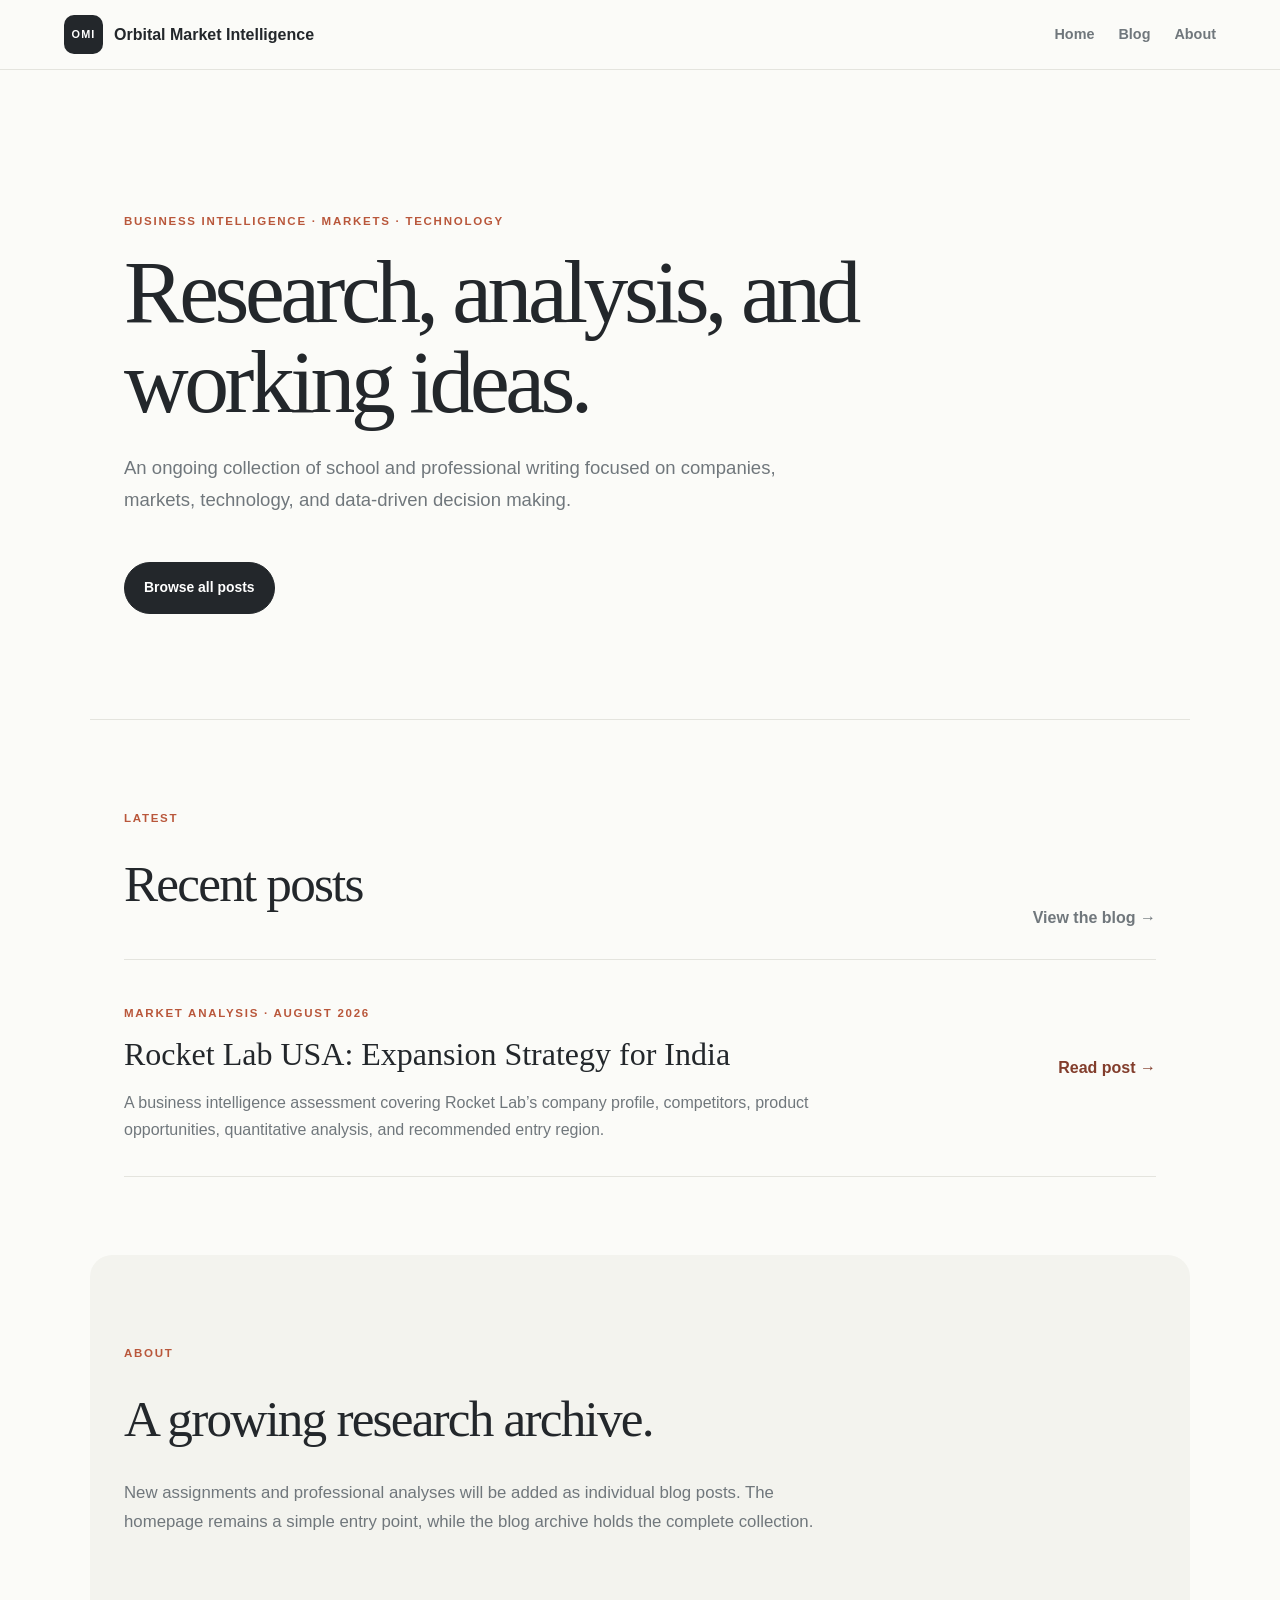
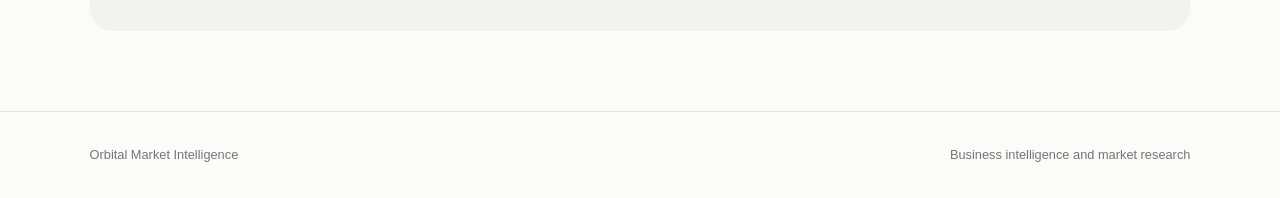
<file: rklb-market-analysis/index.html>
<!doctype html>
<html lang="en">
<head>
  <meta charset="utf-8">
  <meta name="viewport" content="width=device-width, initial-scale=1">
  <meta name="description" content="Orbital Market Intelligence is an ongoing archive of business intelligence, market research, and technology analysis.">
  <title>Orbital Market Intelligence</title>
  <link rel="stylesheet" href="home.css">
</head>
<body>
<header class="site-header">
  <a class="brand" href="index.html"><span class="brand-mark">OMI</span><span>Orbital Market Intelligence</span></a>
  <nav><a href="index.html">Home</a><a href="blog/index.html">Blog</a><a href="#about">About</a></nav>
</header>
<main>
  <section class="simple-hero">
    <p class="eyebrow">BUSINESS INTELLIGENCE · MARKETS · TECHNOLOGY</p>
    <h1>Research, analysis, and working ideas.</h1>
    <p class="lede">An ongoing collection of school and professional writing focused on companies, markets, technology, and data-driven decision making.</p>
    <a class="button primary" href="blog/index.html">Browse all posts</a>
  </section>

  <section class="latest-section">
    <div class="section-heading">
      <div><p class="eyebrow">LATEST</p><h2>Recent posts</h2></div>
      <a href="blog/index.html">View the blog →</a>
    </div>
    <a class="simple-post-card" href="blog/rklb-india-analysis.html">
      <div class="simple-post-copy">
        <p class="post-number">MARKET ANALYSIS · AUGUST 2026</p>
        <h3>Rocket Lab USA: Expansion Strategy for India</h3>
        <p>A business intelligence assessment covering Rocket Lab’s company profile, competitors, product opportunities, quantitative analysis, and recommended entry region.</p>
      </div>
      <span class="simple-post-arrow">Read post →</span>
    </a>
  </section>

  <section id="about" class="simple-about">
    <p class="eyebrow">ABOUT</p>
    <h2>A growing research archive.</h2>
    <p>New assignments and professional analyses will be added as individual blog posts. The homepage remains a simple entry point, while the blog archive holds the complete collection.</p>
  </section>
</main>
<footer><span>Orbital Market Intelligence</span><span>Business intelligence and market research</span></footer>
</body>
</html>
</file>
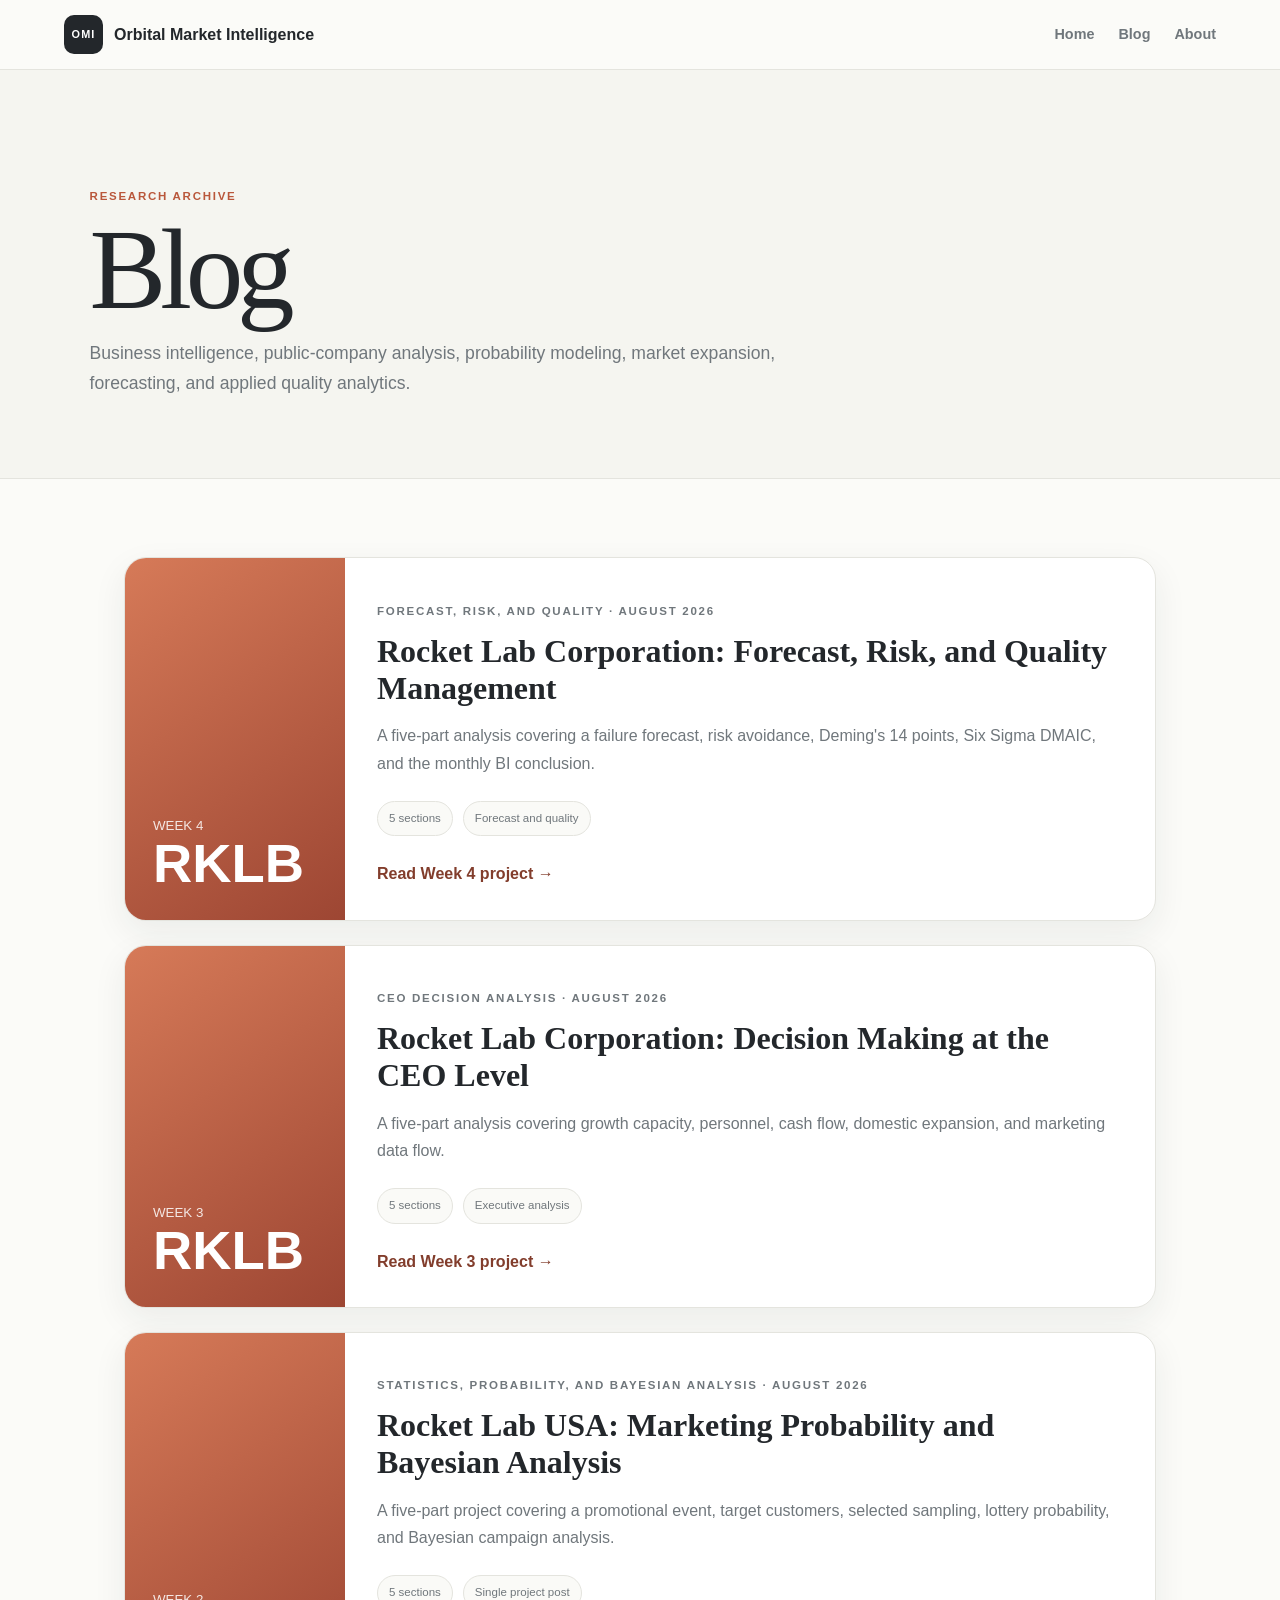
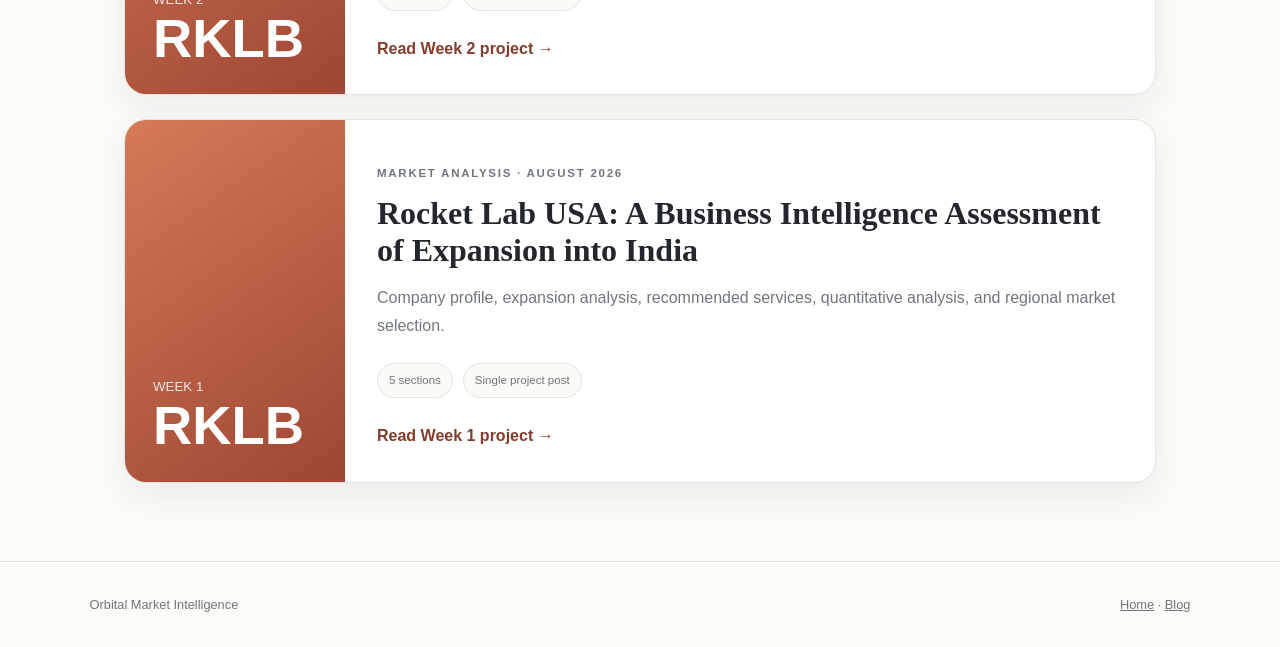
<file: rklb-market-analysis/blog/index.html>
<!doctype html><html lang="en"><head><meta charset="utf-8"><meta name="viewport" content="width=device-width,initial-scale=1"><meta name="description" content="Business intelligence and market analysis articles from Orbital Market Intelligence."><title>Blog | Orbital Market Intelligence</title><link rel="stylesheet" href="../home.css"><style>.post-list{display:grid;gap:24px}.simple-card{display:grid;grid-template-columns:220px 1fr;overflow:hidden;border:1px solid var(--line);border-radius:22px;background:#fff;text-decoration:none;box-shadow:var(--shadow);transition:.2s}.simple-card:hover{transform:translateY(-3px)}.simple-visual{min-height:240px;padding:28px;display:flex;flex-direction:column;justify-content:flex-end;background:linear-gradient(145deg,#d67a58,#9d4633);color:#fff}.simple-visual strong{font-size:3.4rem;line-height:1}.simple-visual small{opacity:.85}.simple-copy{padding:32px}.simple-copy h2{font-family:Georgia,serif;font-size:2rem;line-height:1.15;margin:8px 0}.simple-copy p{color:var(--muted)}@media(max-width:700px){.simple-card{grid-template-columns:1fr}.simple-visual{min-height:170px}}</style></head><body><header class="site-header"><a class="brand" href="../index.html"><span class="brand-mark">OMI</span><span>Orbital Market Intelligence</span></a><nav><a href="../index.html">Home</a><a href="index.html">Blog</a><a href="../index.html#about">About</a></nav></header><main><section class="blog-header"><p class="eyebrow">RESEARCH ARCHIVE</p><h1>Blog</h1><p>Business intelligence, public-company analysis, probability modeling, market expansion, forecasting, and applied quality analytics.</p></section><section class="blog-grid-section"><div class="post-list"><a class="simple-card" href="rklb-week4-forecast-quality.html"><div class="simple-visual"><small>WEEK 4</small><strong>RKLB</strong></div><div class="simple-copy"><p class="post-number">FORECAST, RISK, AND QUALITY · AUGUST 2026</p><h2>Rocket Lab Corporation: Forecast, Risk, and Quality Management</h2><p>A five-part analysis covering a failure forecast, risk avoidance, Deming's 14 points, Six Sigma DMAIC, and the monthly BI conclusion.</p><div class="card-meta"><span>5 sections</span><span>Forecast and quality</span></div><span class="read-link">Read Week 4 project →</span></div></a><a class="simple-card" href="rklb-week3-ceo-analysis.html"><div class="simple-visual"><small>WEEK 3</small><strong>RKLB</strong></div><div class="simple-copy"><p class="post-number">CEO DECISION ANALYSIS · AUGUST 2026</p><h2>Rocket Lab Corporation: Decision Making at the CEO Level</h2><p>A five-part analysis covering growth capacity, personnel, cash flow, domestic expansion, and marketing data flow.</p><div class="card-meta"><span>5 sections</span><span>Executive analysis</span></div><span class="read-link">Read Week 3 project →</span></div></a><a class="simple-card" href="rklb-week2-analysis.html"><div class="simple-visual"><small>WEEK 2</small><strong>RKLB</strong></div><div class="simple-copy"><p class="post-number">STATISTICS, PROBABILITY, AND BAYESIAN ANALYSIS · AUGUST 2026</p><h2>Rocket Lab USA: Marketing Probability and Bayesian Analysis</h2><p>A five-part project covering a promotional event, target customers, selected sampling, lottery probability, and Bayesian campaign analysis.</p><div class="card-meta"><span>5 sections</span><span>Single project post</span></div><span class="read-link">Read Week 2 project →</span></div></a><a class="simple-card" href="rklb-india-analysis.html"><div class="simple-visual"><small>WEEK 1</small><strong>RKLB</strong></div><div class="simple-copy"><p class="post-number">MARKET ANALYSIS · AUGUST 2026</p><h2>Rocket Lab USA: A Business Intelligence Assessment of Expansion into India</h2><p>Company profile, expansion analysis, recommended services, quantitative analysis, and regional market selection.</p><div class="card-meta"><span>5 sections</span><span>Single project post</span></div><span class="read-link">Read Week 1 project →</span></div></a></div></section></main><footer><span>Orbital Market Intelligence</span><span><a href="../index.html">Home</a> · <a href="index.html">Blog</a></span></footer></body></html>
</file>
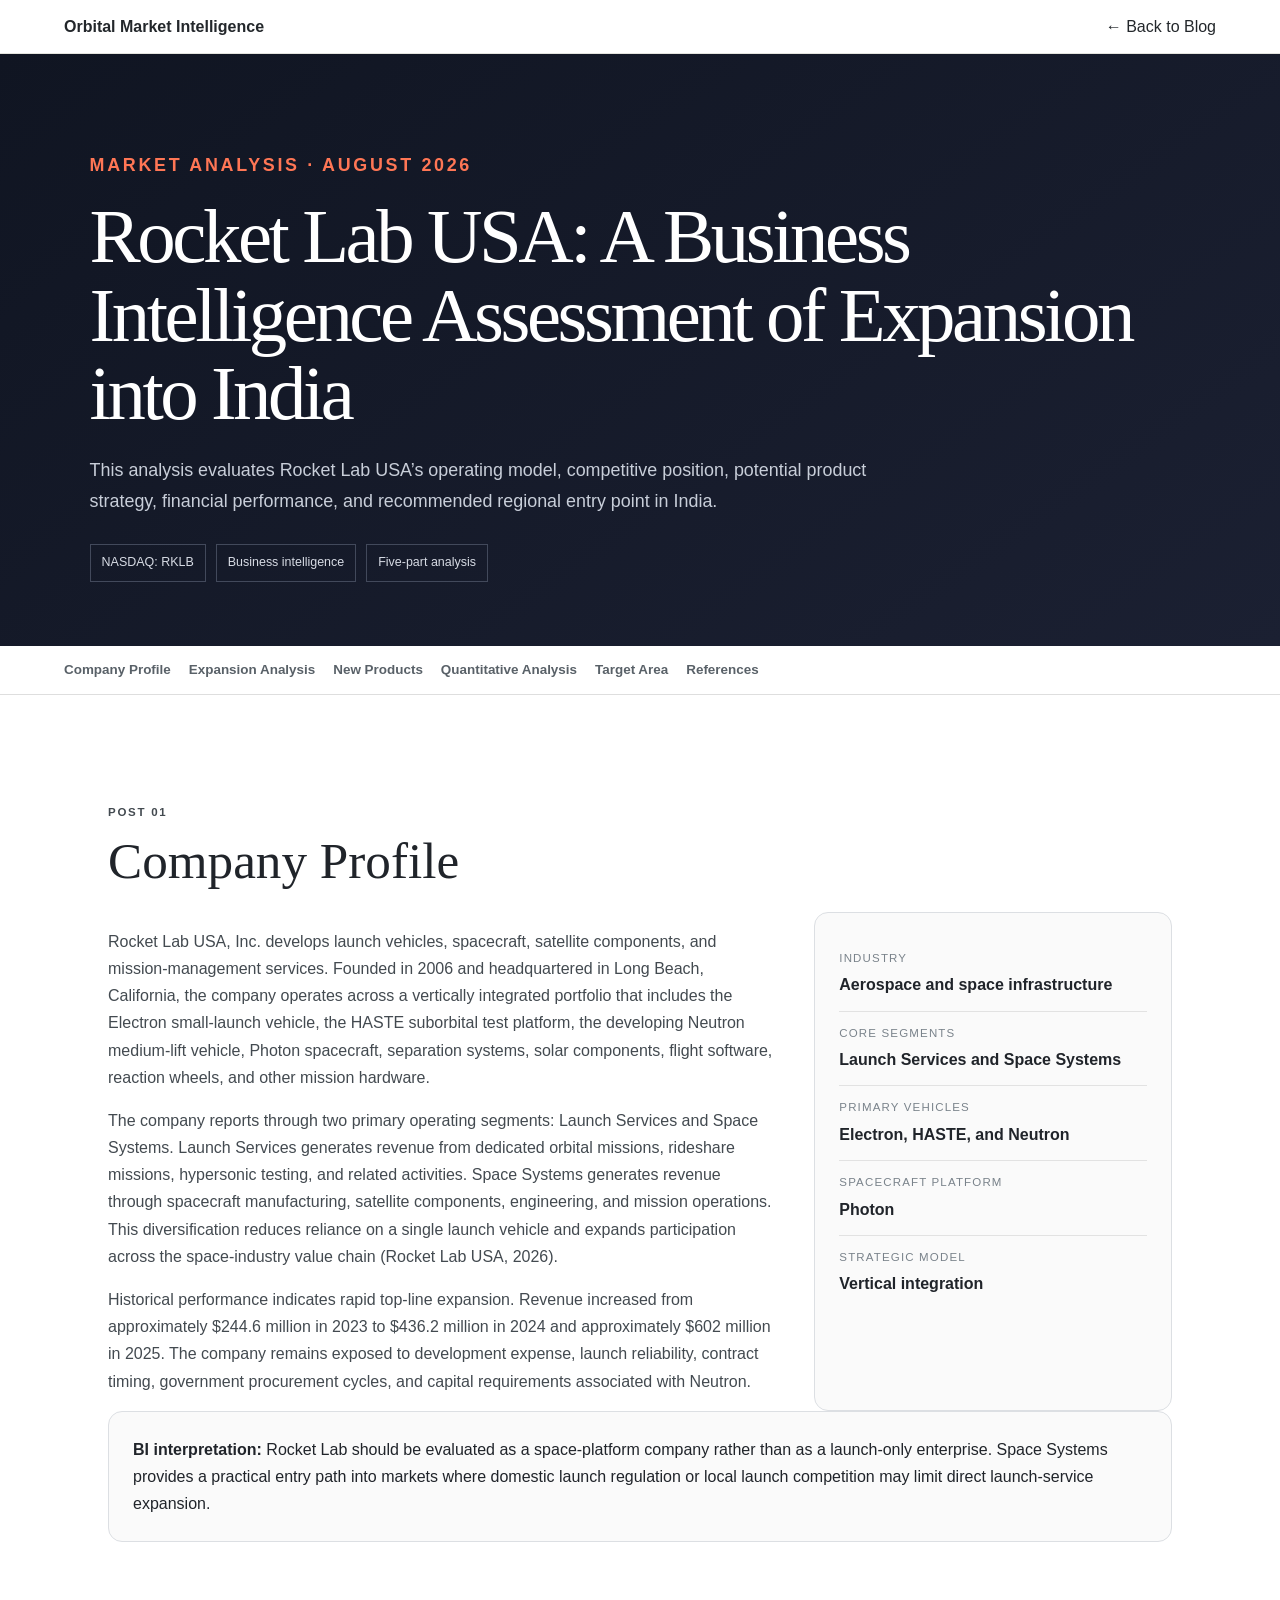
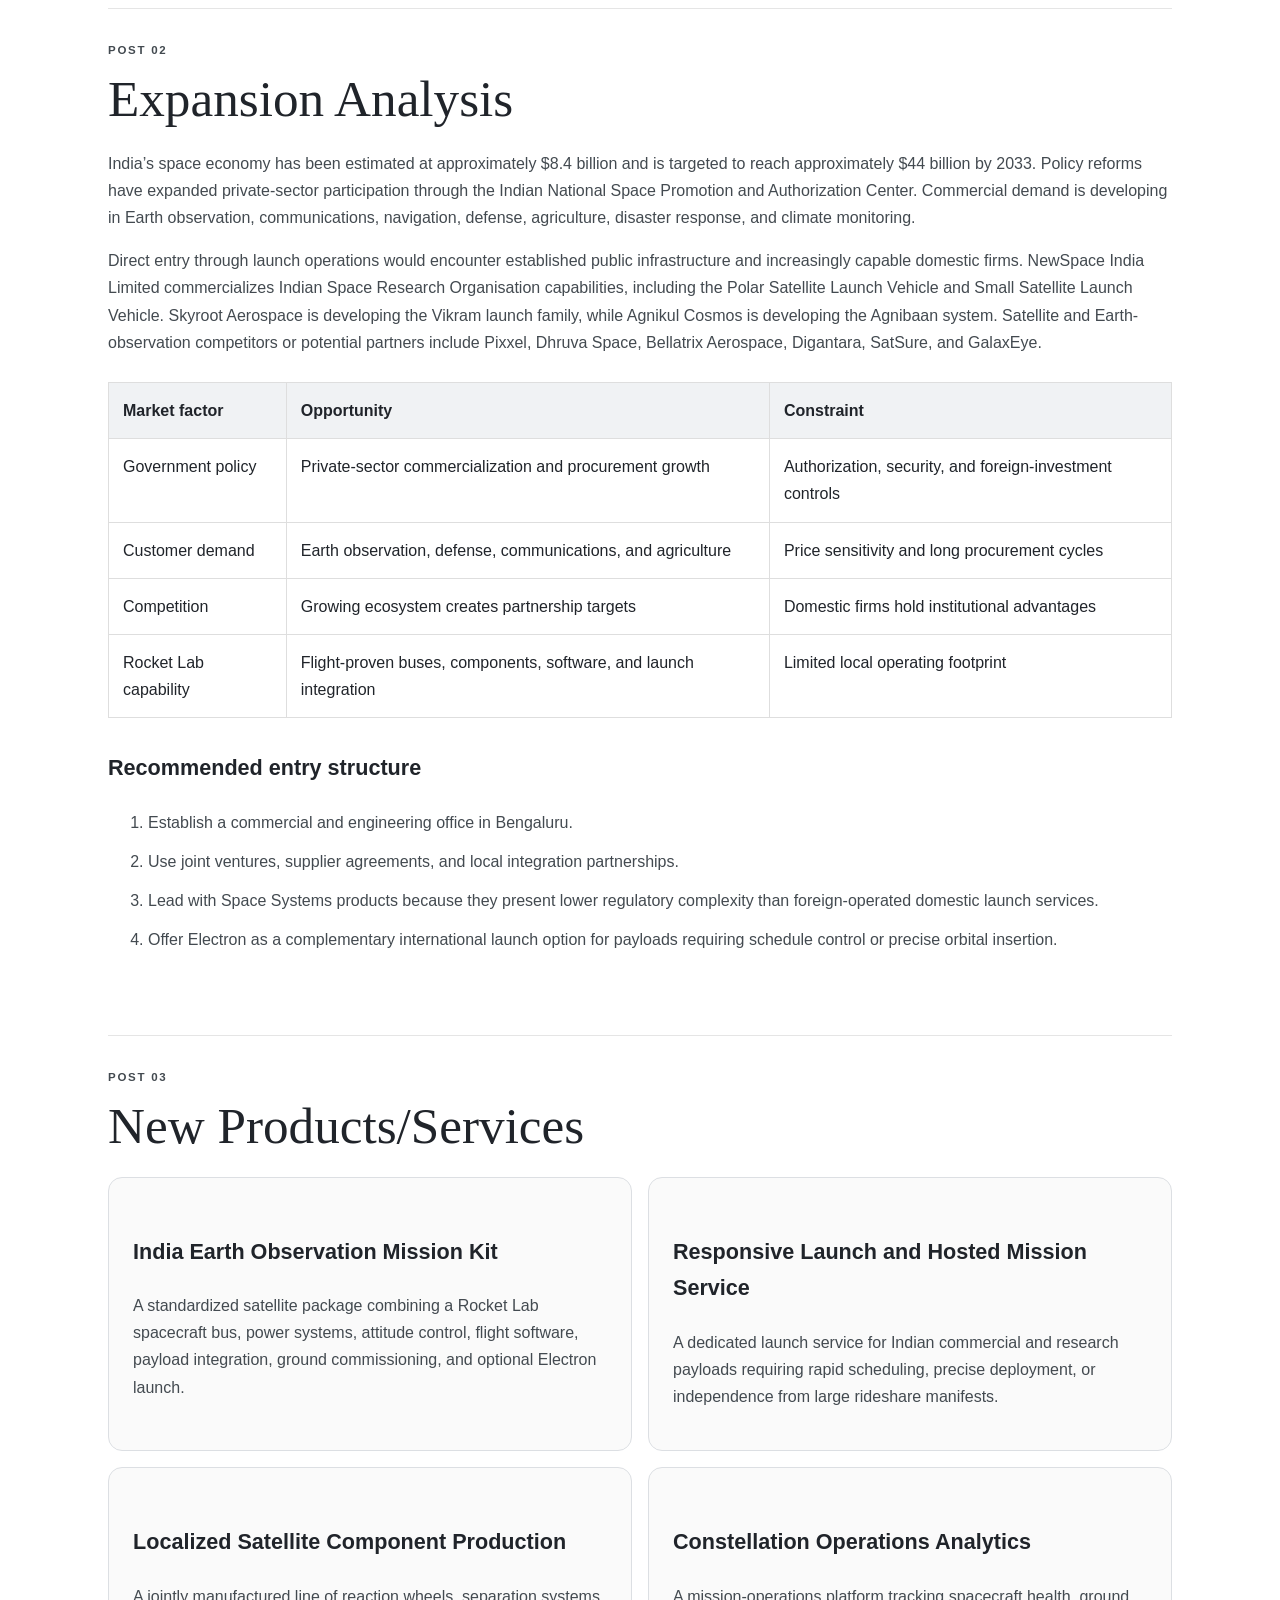
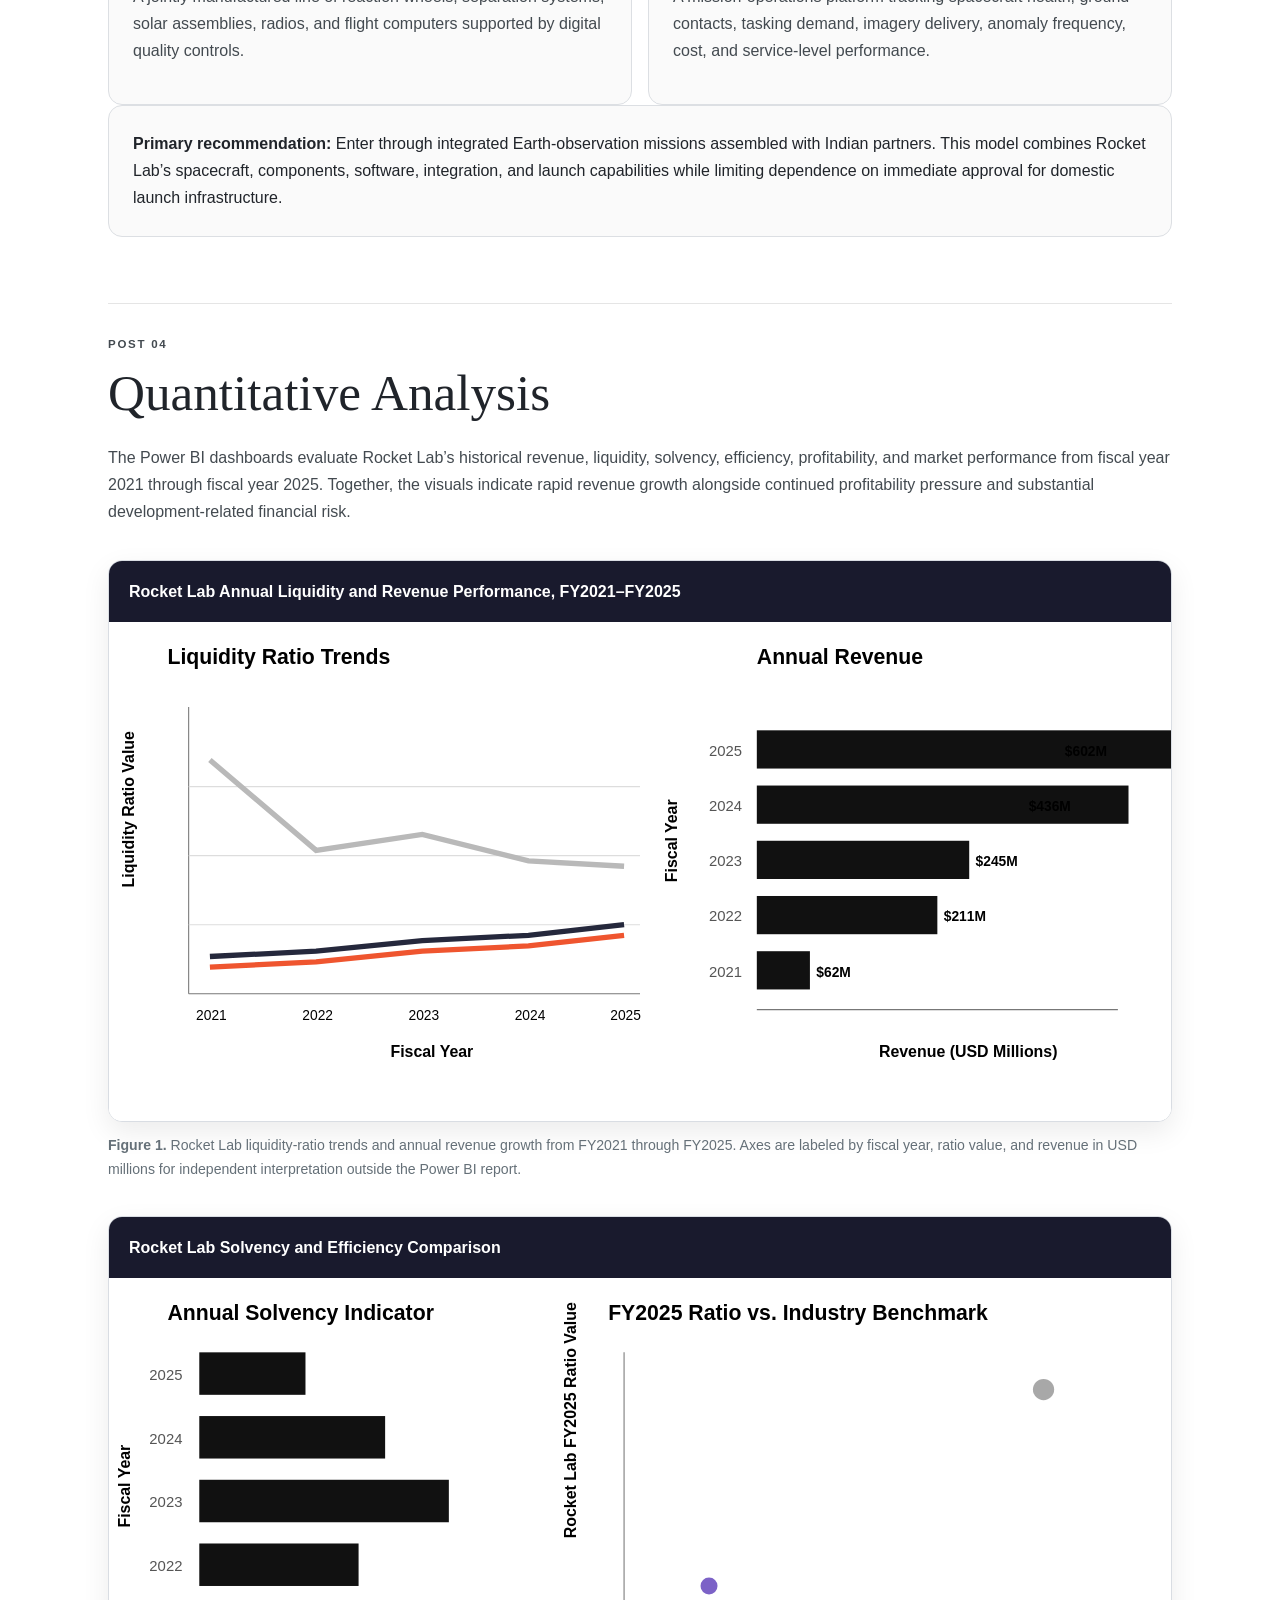
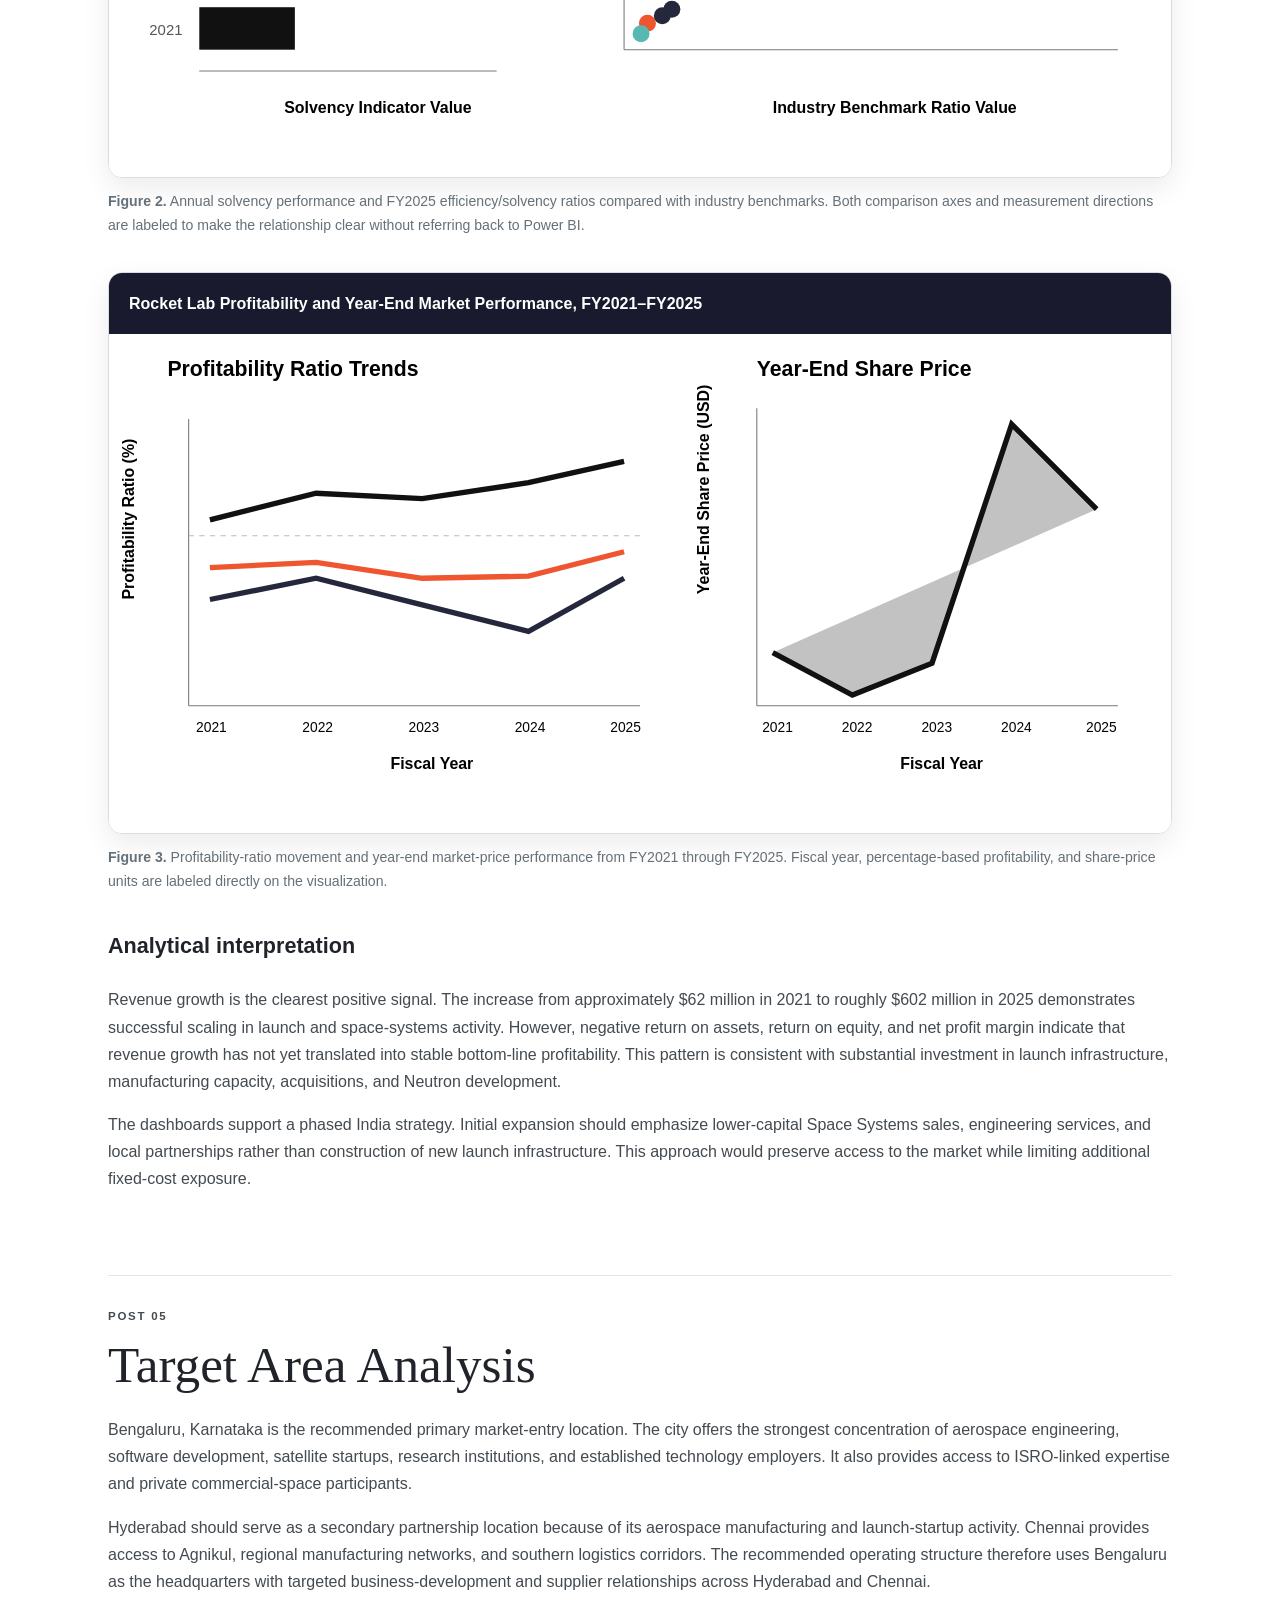
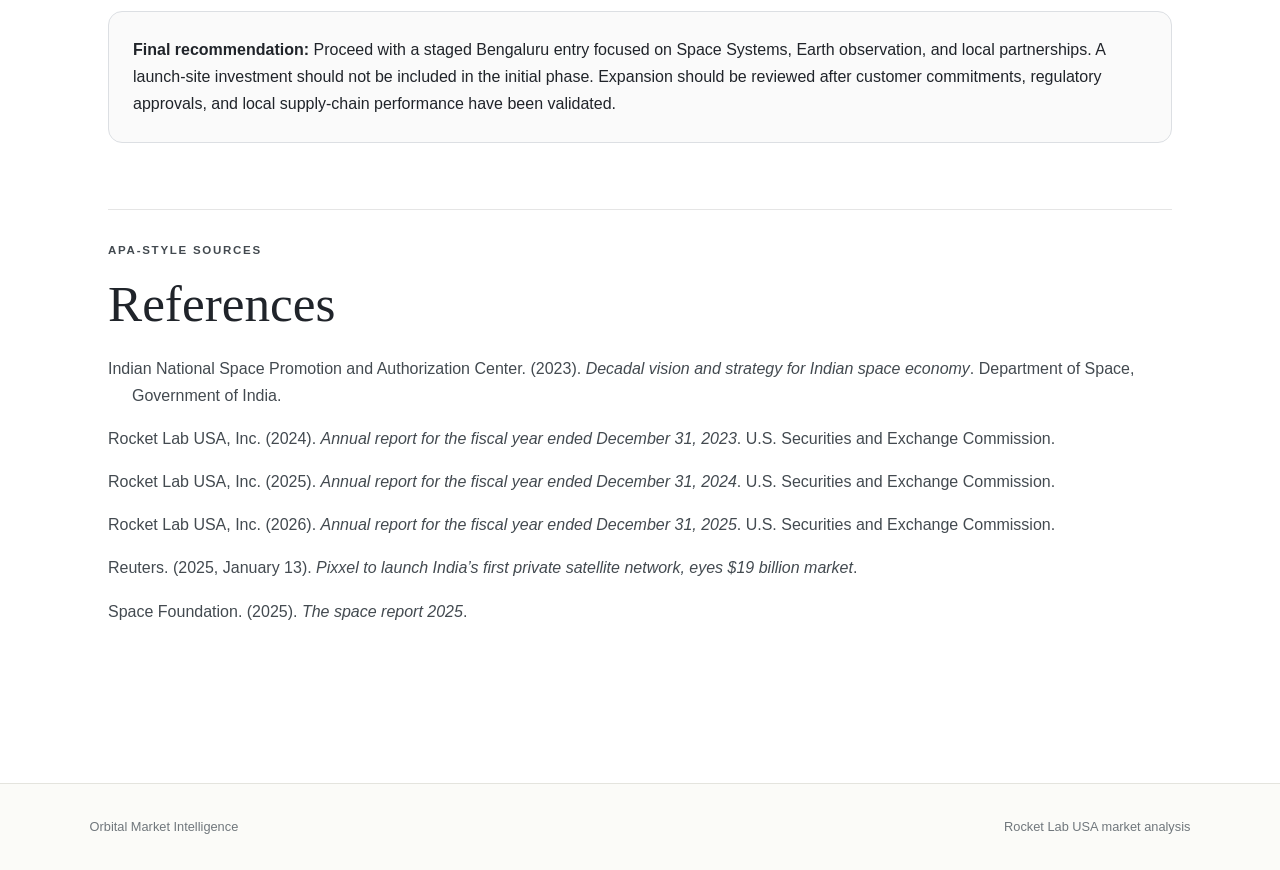
<file: rklb-market-analysis/blog/rklb-india-analysis.html>
<!doctype html>
<html lang="en">
<head>
<meta charset="utf-8">
<meta name="viewport" content="width=device-width,initial-scale=1">
<meta name="description" content="A business intelligence assessment of Rocket Lab USA and expansion opportunities in India.">
<title>Rocket Lab USA Expansion Analysis | Orbital Market Intelligence</title>
<link rel="stylesheet" href="../home.css">
<style>
.article-shell{background:#fff;color:#20242a}.article-hero{padding:78px 7vw 64px;background:linear-gradient(145deg,#101522,#1b2032);color:#fff}.article-hero .eyebrow{color:#ff7655}.article-hero h1{max-width:1050px;font-family:Georgia,"Times New Roman",serif;font-size:clamp(3rem,6vw,6rem);font-weight:500;line-height:1.02;letter-spacing:-.045em;margin:14px 0 22px}.article-hero p{max-width:820px;color:#c8ced9;font-size:1.12rem}.article-meta{display:flex;flex-wrap:wrap;gap:10px;margin-top:28px}.article-meta span{border:1px solid #42495b;padding:7px 11px;font-size:.78rem;color:#d7dbe4}.article-nav{position:sticky;top:69px;z-index:10;display:flex;gap:18px;overflow:auto;padding:13px 5vw;background:#fff;border-bottom:1px solid #dedede}.article-nav a{white-space:nowrap;text-decoration:none;color:#596168;font-size:.84rem;font-weight:700}.article-content{max-width:1120px;margin:0 auto;padding:76px 28px}.article-section{padding:20px 0 66px;border-bottom:1px solid #e5e5e5}.article-section:last-child{border-bottom:0}.article-section h2{font-family:Georgia,"Times New Roman",serif;font-size:clamp(2.2rem,4vw,4rem);font-weight:500;line-height:1.05;margin:8px 0 24px}.article-section h3{font-size:1.35rem;margin-top:32px}.article-section p,.article-section li{color:#434a50}.article-section li{margin-bottom:12px}.two-col{display:grid;grid-template-columns:1.3fr .7fr;gap:42px}.fact-box,.callout,.decision{padding:24px;border:1px solid #dcdfe3;border-radius:14px;background:#fafafa}.fact-box dl{margin:0}.fact-box div{padding:12px 0;border-bottom:1px solid #e2e2e2}.fact-box div:last-child{border:0}.fact-box dt{font-size:.72rem;text-transform:uppercase;letter-spacing:.1em;color:#7a838b}.fact-box dd{margin:3px 0 0;font-weight:700}.comparison{width:100%;border-collapse:collapse;margin:26px 0}.comparison th,.comparison td{padding:14px;text-align:left;border:1px solid #dedede;vertical-align:top}.comparison th{background:#f0f2f4}.product-grid{display:grid;grid-template-columns:repeat(2,1fr);gap:16px}.product-grid section{padding:24px;border:1px solid #dcdfe3;border-radius:14px;background:#fafafa}.dashboard-figure{margin:34px 0}.dashboard-card{border:1px solid #d9dde3;border-radius:14px;overflow:hidden;background:#fff;box-shadow:0 10px 28px rgba(0,0,0,.08)}.dashboard-title{padding:17px 20px;background:#191a2d;color:#fff;font-weight:700}.dashboard-svg{display:block;width:100%;height:auto;background:#fff}.dashboard-figure figcaption{margin-top:12px;color:#657078;font-size:.88rem}.references p{padding-left:1.5rem;text-indent:-1.5rem;margin-bottom:16px}.reader-bar{position:sticky;top:0;z-index:30}@media(max-width:800px){.two-col,.product-grid{grid-template-columns:1fr}.article-nav{top:69px}}
</style>
</head>
<body>
<div class="reader-bar"><a href="../index.html"><strong>Orbital Market Intelligence</strong></a><span><a href="index.html">← Back to Blog</a></span></div>
<article class="article-shell">
<header class="article-hero">
<p class="eyebrow">MARKET ANALYSIS · AUGUST 2026</p>
<h1>Rocket Lab USA: A Business Intelligence Assessment of Expansion into India</h1>
<p>This analysis evaluates Rocket Lab USA’s operating model, competitive position, potential product strategy, financial performance, and recommended regional entry point in India.</p>
<div class="article-meta"><span>NASDAQ: RKLB</span><span>Business intelligence</span><span>Five-part analysis</span></div>
</header>
<nav class="article-nav"><a href="#company">Company Profile</a><a href="#expansion">Expansion Analysis</a><a href="#products">New Products</a><a href="#quantitative">Quantitative Analysis</a><a href="#target">Target Area</a><a href="#references">References</a></nav>
<div class="article-content">
<section id="company" class="article-section">
<p class="eyebrow">POST 01</p><h2>Company Profile</h2>
<div class="two-col"><div>
<p>Rocket Lab USA, Inc. develops launch vehicles, spacecraft, satellite components, and mission-management services. Founded in 2006 and headquartered in Long Beach, California, the company operates across a vertically integrated portfolio that includes the Electron small-launch vehicle, the HASTE suborbital test platform, the developing Neutron medium-lift vehicle, Photon spacecraft, separation systems, solar components, flight software, reaction wheels, and other mission hardware.</p>
<p>The company reports through two primary operating segments: Launch Services and Space Systems. Launch Services generates revenue from dedicated orbital missions, rideshare missions, hypersonic testing, and related activities. Space Systems generates revenue through spacecraft manufacturing, satellite components, engineering, and mission operations. This diversification reduces reliance on a single launch vehicle and expands participation across the space-industry value chain (Rocket Lab USA, 2026).</p>
<p>Historical performance indicates rapid top-line expansion. Revenue increased from approximately $244.6 million in 2023 to $436.2 million in 2024 and approximately $602 million in 2025. The company remains exposed to development expense, launch reliability, contract timing, government procurement cycles, and capital requirements associated with Neutron.</p>
</div><aside class="fact-box"><dl><div><dt>Industry</dt><dd>Aerospace and space infrastructure</dd></div><div><dt>Core segments</dt><dd>Launch Services and Space Systems</dd></div><div><dt>Primary vehicles</dt><dd>Electron, HASTE, and Neutron</dd></div><div><dt>Spacecraft platform</dt><dd>Photon</dd></div><div><dt>Strategic model</dt><dd>Vertical integration</dd></div></dl></aside></div>
<div class="callout"><strong>BI interpretation:</strong> Rocket Lab should be evaluated as a space-platform company rather than as a launch-only enterprise. Space Systems provides a practical entry path into markets where domestic launch regulation or local launch competition may limit direct launch-service expansion.</div>
</section>
<section id="expansion" class="article-section">
<p class="eyebrow">POST 02</p><h2>Expansion Analysis</h2>
<p>India’s space economy has been estimated at approximately $8.4 billion and is targeted to reach approximately $44 billion by 2033. Policy reforms have expanded private-sector participation through the Indian National Space Promotion and Authorization Center. Commercial demand is developing in Earth observation, communications, navigation, defense, agriculture, disaster response, and climate monitoring.</p>
<p>Direct entry through launch operations would encounter established public infrastructure and increasingly capable domestic firms. NewSpace India Limited commercializes Indian Space Research Organisation capabilities, including the Polar Satellite Launch Vehicle and Small Satellite Launch Vehicle. Skyroot Aerospace is developing the Vikram launch family, while Agnikul Cosmos is developing the Agnibaan system. Satellite and Earth-observation competitors or potential partners include Pixxel, Dhruva Space, Bellatrix Aerospace, Digantara, SatSure, and GalaxEye.</p>
<table class="comparison"><thead><tr><th>Market factor</th><th>Opportunity</th><th>Constraint</th></tr></thead><tbody><tr><td>Government policy</td><td>Private-sector commercialization and procurement growth</td><td>Authorization, security, and foreign-investment controls</td></tr><tr><td>Customer demand</td><td>Earth observation, defense, communications, and agriculture</td><td>Price sensitivity and long procurement cycles</td></tr><tr><td>Competition</td><td>Growing ecosystem creates partnership targets</td><td>Domestic firms hold institutional advantages</td></tr><tr><td>Rocket Lab capability</td><td>Flight-proven buses, components, software, and launch integration</td><td>Limited local operating footprint</td></tr></tbody></table>
<h3>Recommended entry structure</h3><ol><li>Establish a commercial and engineering office in Bengaluru.</li><li>Use joint ventures, supplier agreements, and local integration partnerships.</li><li>Lead with Space Systems products because they present lower regulatory complexity than foreign-operated domestic launch services.</li><li>Offer Electron as a complementary international launch option for payloads requiring schedule control or precise orbital insertion.</li></ol>
</section>
<section id="products" class="article-section">
<p class="eyebrow">POST 03</p><h2>New Products/Services</h2>
<div class="product-grid"><section><h3>India Earth Observation Mission Kit</h3><p>A standardized satellite package combining a Rocket Lab spacecraft bus, power systems, attitude control, flight software, payload integration, ground commissioning, and optional Electron launch.</p></section><section><h3>Responsive Launch and Hosted Mission Service</h3><p>A dedicated launch service for Indian commercial and research payloads requiring rapid scheduling, precise deployment, or independence from large rideshare manifests.</p></section><section><h3>Localized Satellite Component Production</h3><p>A jointly manufactured line of reaction wheels, separation systems, solar assemblies, radios, and flight computers supported by digital quality controls.</p></section><section><h3>Constellation Operations Analytics</h3><p>A mission-operations platform tracking spacecraft health, ground contacts, tasking demand, imagery delivery, anomaly frequency, cost, and service-level performance.</p></section></div>
<div class="decision"><strong>Primary recommendation:</strong> Enter through integrated Earth-observation missions assembled with Indian partners. This model combines Rocket Lab’s spacecraft, components, software, integration, and launch capabilities while limiting dependence on immediate approval for domestic launch infrastructure.</div>
</section>
<section id="quantitative" class="article-section">
<p class="eyebrow">POST 04</p><h2>Quantitative Analysis</h2>
<p>The Power BI dashboards evaluate Rocket Lab’s historical revenue, liquidity, solvency, efficiency, profitability, and market performance from fiscal year 2021 through fiscal year 2025. Together, the visuals indicate rapid revenue growth alongside continued profitability pressure and substantial development-related financial risk.</p>

<figure class="dashboard-figure"><div class="dashboard-card"><div class="dashboard-title">Rocket Lab Annual Liquidity and Revenue Performance, FY2021–FY2025</div><svg class="dashboard-svg" viewBox="0 0 1000 470" role="img" aria-label="Liquidity ratio trends and annual revenue with clearly labeled axes"><rect width="1000" height="470" fill="#fff"/><text x="55" y="40" font-size="20" font-family="Arial" font-weight="700">Liquidity Ratio Trends</text><line x1="75" y1="350" x2="500" y2="350" stroke="#777"/><line x1="75" y1="80" x2="75" y2="350" stroke="#777"/><g stroke="#ddd"><line x1="75" y1="285" x2="500" y2="285"/><line x1="75" y1="220" x2="500" y2="220"/><line x1="75" y1="155" x2="500" y2="155"/></g><polyline points="95,325 195,320 295,310 395,305 485,295" fill="none" stroke="#ef552f" stroke-width="5"/><polyline points="95,315 195,310 295,300 395,295 485,285" fill="none" stroke="#25283c" stroke-width="5"/><polyline points="95,130 195,215 295,200 395,225 485,230" fill="none" stroke="#b9b9b9" stroke-width="5"/><g font-family="Arial" font-size="13"><text x="82" y="375">2021</text><text x="182" y="375">2022</text><text x="282" y="375">2023</text><text x="382" y="375">2024</text><text x="472" y="375">2025</text></g><text x="265" y="410" font-size="15" font-family="Arial" font-weight="700">Fiscal Year</text><text x="24" y="250" transform="rotate(-90 24 250)" font-size="15" font-family="Arial" font-weight="700">Liquidity Ratio Value</text><text x="610" y="40" font-size="20" font-family="Arial" font-weight="700">Annual Revenue</text><g fill="#111"><rect x="610" y="310" width="50" height="36"/><rect x="610" y="258" width="170" height="36"/><rect x="610" y="206" width="200" height="36"/><rect x="610" y="154" width="350" height="36"/><rect x="610" y="102" width="480" height="36"/></g><g font-family="Arial" font-size="14" fill="#555"><text x="565" y="334">2021</text><text x="565" y="282">2022</text><text x="565" y="230">2023</text><text x="565" y="178">2024</text><text x="565" y="126">2025</text></g><g font-family="Arial" font-size="13" font-weight="700"><text x="666" y="334">$62M</text><text x="786" y="282">$211M</text><text x="816" y="230">$245M</text><text x="866" y="178">$436M</text><text x="900" y="126">$602M</text></g><line x1="610" y1="365" x2="950" y2="365" stroke="#777"/><text x="725" y="410" font-size="15" font-family="Arial" font-weight="700">Revenue (USD Millions)</text><text x="535" y="245" transform="rotate(-90 535 245)" font-size="15" font-family="Arial" font-weight="700">Fiscal Year</text></svg></div><figcaption><strong>Figure 1.</strong> Rocket Lab liquidity-ratio trends and annual revenue growth from FY2021 through FY2025. Axes are labeled by fiscal year, ratio value, and revenue in USD millions for independent interpretation outside the Power BI report.</figcaption></figure>

<figure class="dashboard-figure"><div class="dashboard-card"><div class="dashboard-title">Rocket Lab Solvency and Efficiency Comparison</div><svg class="dashboard-svg" viewBox="0 0 1000 470" role="img" aria-label="Solvency indicator by fiscal year and FY2025 ratios compared with industry benchmarks"><rect width="1000" height="470" fill="#fff"/><text x="55" y="40" font-size="20" font-family="Arial" font-weight="700">Annual Solvency Indicator</text><g fill="#111"><rect x="85" y="310" width="90" height="40"/><rect x="85" y="250" width="150" height="40"/><rect x="85" y="190" width="235" height="40"/><rect x="85" y="130" width="175" height="40"/><rect x="85" y="70" width="100" height="40"/></g><g font-family="Arial" font-size="14" fill="#555"><text x="38" y="336">2021</text><text x="38" y="276">2022</text><text x="38" y="216">2023</text><text x="38" y="156">2024</text><text x="38" y="96">2025</text></g><line x1="85" y1="370" x2="365" y2="370" stroke="#777"/><text x="165" y="410" font-size="15" font-family="Arial" font-weight="700">Solvency Indicator Value</text><text x="20" y="235" transform="rotate(-90 20 235)" font-size="15" font-family="Arial" font-weight="700">Fiscal Year</text><text x="470" y="40" font-size="20" font-family="Arial" font-weight="700">FY2025 Ratio vs. Industry Benchmark</text><line x1="485" y1="350" x2="950" y2="350" stroke="#777"/><line x1="485" y1="70" x2="485" y2="350" stroke="#777"/><g fill="#ef552f"><circle cx="507" cy="325" r="8"/></g><g fill="#25283c"><circle cx="521" cy="318" r="8"/><circle cx="530" cy="312" r="8"/></g><g fill="#a8a8a8"><circle cx="880" cy="105" r="10"/></g><g fill="#7c62c7"><circle cx="565" cy="290" r="8"/></g><g fill="#58b9b1"><circle cx="501" cy="335" r="8"/></g><text x="625" y="410" font-family="Arial" font-size="15" font-weight="700">Industry Benchmark Ratio Value</text><text x="440" y="245" transform="rotate(-90 440 245)" font-family="Arial" font-size="15" font-weight="700">Rocket Lab FY2025 Ratio Value</text></svg></div><figcaption><strong>Figure 2.</strong> Annual solvency performance and FY2025 efficiency/solvency ratios compared with industry benchmarks. Both comparison axes and measurement directions are labeled to make the relationship clear without referring back to Power BI.</figcaption></figure>

<figure class="dashboard-figure"><div class="dashboard-card"><div class="dashboard-title">Rocket Lab Profitability and Year-End Market Performance, FY2021–FY2025</div><svg class="dashboard-svg" viewBox="0 0 1000 470" role="img" aria-label="Profitability ratios and year-end share price with labeled axes"><rect width="1000" height="470" fill="#fff"/><text x="55" y="40" font-size="20" font-family="Arial" font-weight="700">Profitability Ratio Trends</text><line x1="75" y1="350" x2="500" y2="350" stroke="#777"/><line x1="75" y1="80" x2="75" y2="350" stroke="#777"/><line x1="75" y1="190" x2="500" y2="190" stroke="#bbb" stroke-dasharray="5 5"/><polyline points="95,175 195,150 295,155 395,140 485,120" fill="none" stroke="#111" stroke-width="5"/><polyline points="95,220 195,215 295,230 395,228 485,205" fill="none" stroke="#ef552f" stroke-width="5"/><polyline points="95,250 195,230 295,255 395,280 485,230" fill="none" stroke="#25283c" stroke-width="5"/><g font-family="Arial" font-size="13"><text x="82" y="375">2021</text><text x="182" y="375">2022</text><text x="282" y="375">2023</text><text x="382" y="375">2024</text><text x="472" y="375">2025</text></g><text x="265" y="410" font-size="15" font-family="Arial" font-weight="700">Fiscal Year</text><text x="24" y="250" transform="rotate(-90 24 250)" font-size="15" font-family="Arial" font-weight="700">Profitability Ratio (%)</text><text x="610" y="40" font-size="20" font-family="Arial" font-weight="700">Year-End Share Price</text><polyline points="625,300 700,340 775,310 850,85 930,165" fill="rgba(120,120,120,.45)" stroke="#111" stroke-width="5"/><line x1="610" y1="350" x2="950" y2="350" stroke="#777"/><line x1="610" y1="70" x2="610" y2="350" stroke="#777"/><g font-family="Arial" font-size="13"><text x="615" y="375">2021</text><text x="690" y="375">2022</text><text x="765" y="375">2023</text><text x="840" y="375">2024</text><text x="920" y="375">2025</text></g><text x="745" y="410" font-size="15" font-family="Arial" font-weight="700">Fiscal Year</text><text x="565" y="245" transform="rotate(-90 565 245)" font-size="15" font-family="Arial" font-weight="700">Year-End Share Price (USD)</text></svg></div><figcaption><strong>Figure 3.</strong> Profitability-ratio movement and year-end market-price performance from FY2021 through FY2025. Fiscal year, percentage-based profitability, and share-price units are labeled directly on the visualization.</figcaption></figure>

<h3>Analytical interpretation</h3><p>Revenue growth is the clearest positive signal. The increase from approximately $62 million in 2021 to roughly $602 million in 2025 demonstrates successful scaling in launch and space-systems activity. However, negative return on assets, return on equity, and net profit margin indicate that revenue growth has not yet translated into stable bottom-line profitability. This pattern is consistent with substantial investment in launch infrastructure, manufacturing capacity, acquisitions, and Neutron development.</p><p>The dashboards support a phased India strategy. Initial expansion should emphasize lower-capital Space Systems sales, engineering services, and local partnerships rather than construction of new launch infrastructure. This approach would preserve access to the market while limiting additional fixed-cost exposure.</p>
</section>
<section id="target" class="article-section"><p class="eyebrow">POST 05</p><h2>Target Area Analysis</h2><p>Bengaluru, Karnataka is the recommended primary market-entry location. The city offers the strongest concentration of aerospace engineering, software development, satellite startups, research institutions, and established technology employers. It also provides access to ISRO-linked expertise and private commercial-space participants.</p><p>Hyderabad should serve as a secondary partnership location because of its aerospace manufacturing and launch-startup activity. Chennai provides access to Agnikul, regional manufacturing networks, and southern logistics corridors. The recommended operating structure therefore uses Bengaluru as the headquarters with targeted business-development and supplier relationships across Hyderabad and Chennai.</p><div class="decision"><strong>Final recommendation:</strong> Proceed with a staged Bengaluru entry focused on Space Systems, Earth observation, and local partnerships. A launch-site investment should not be included in the initial phase. Expansion should be reviewed after customer commitments, regulatory approvals, and local supply-chain performance have been validated.</div></section>
<section id="references" class="article-section references"><p class="eyebrow">APA-STYLE SOURCES</p><h2>References</h2><p>Indian National Space Promotion and Authorization Center. (2023). <em>Decadal vision and strategy for Indian space economy</em>. Department of Space, Government of India.</p><p>Rocket Lab USA, Inc. (2024). <em>Annual report for the fiscal year ended December 31, 2023</em>. U.S. Securities and Exchange Commission.</p><p>Rocket Lab USA, Inc. (2025). <em>Annual report for the fiscal year ended December 31, 2024</em>. U.S. Securities and Exchange Commission.</p><p>Rocket Lab USA, Inc. (2026). <em>Annual report for the fiscal year ended December 31, 2025</em>. U.S. Securities and Exchange Commission.</p><p>Reuters. (2025, January 13). <em>Pixxel to launch India’s first private satellite network, eyes $19 billion market</em>.</p><p>Space Foundation. (2025). <em>The space report 2025</em>.</p></section>
</div></article><footer><span>Orbital Market Intelligence</span><span>Rocket Lab USA market analysis</span></footer></body></html>
</file>
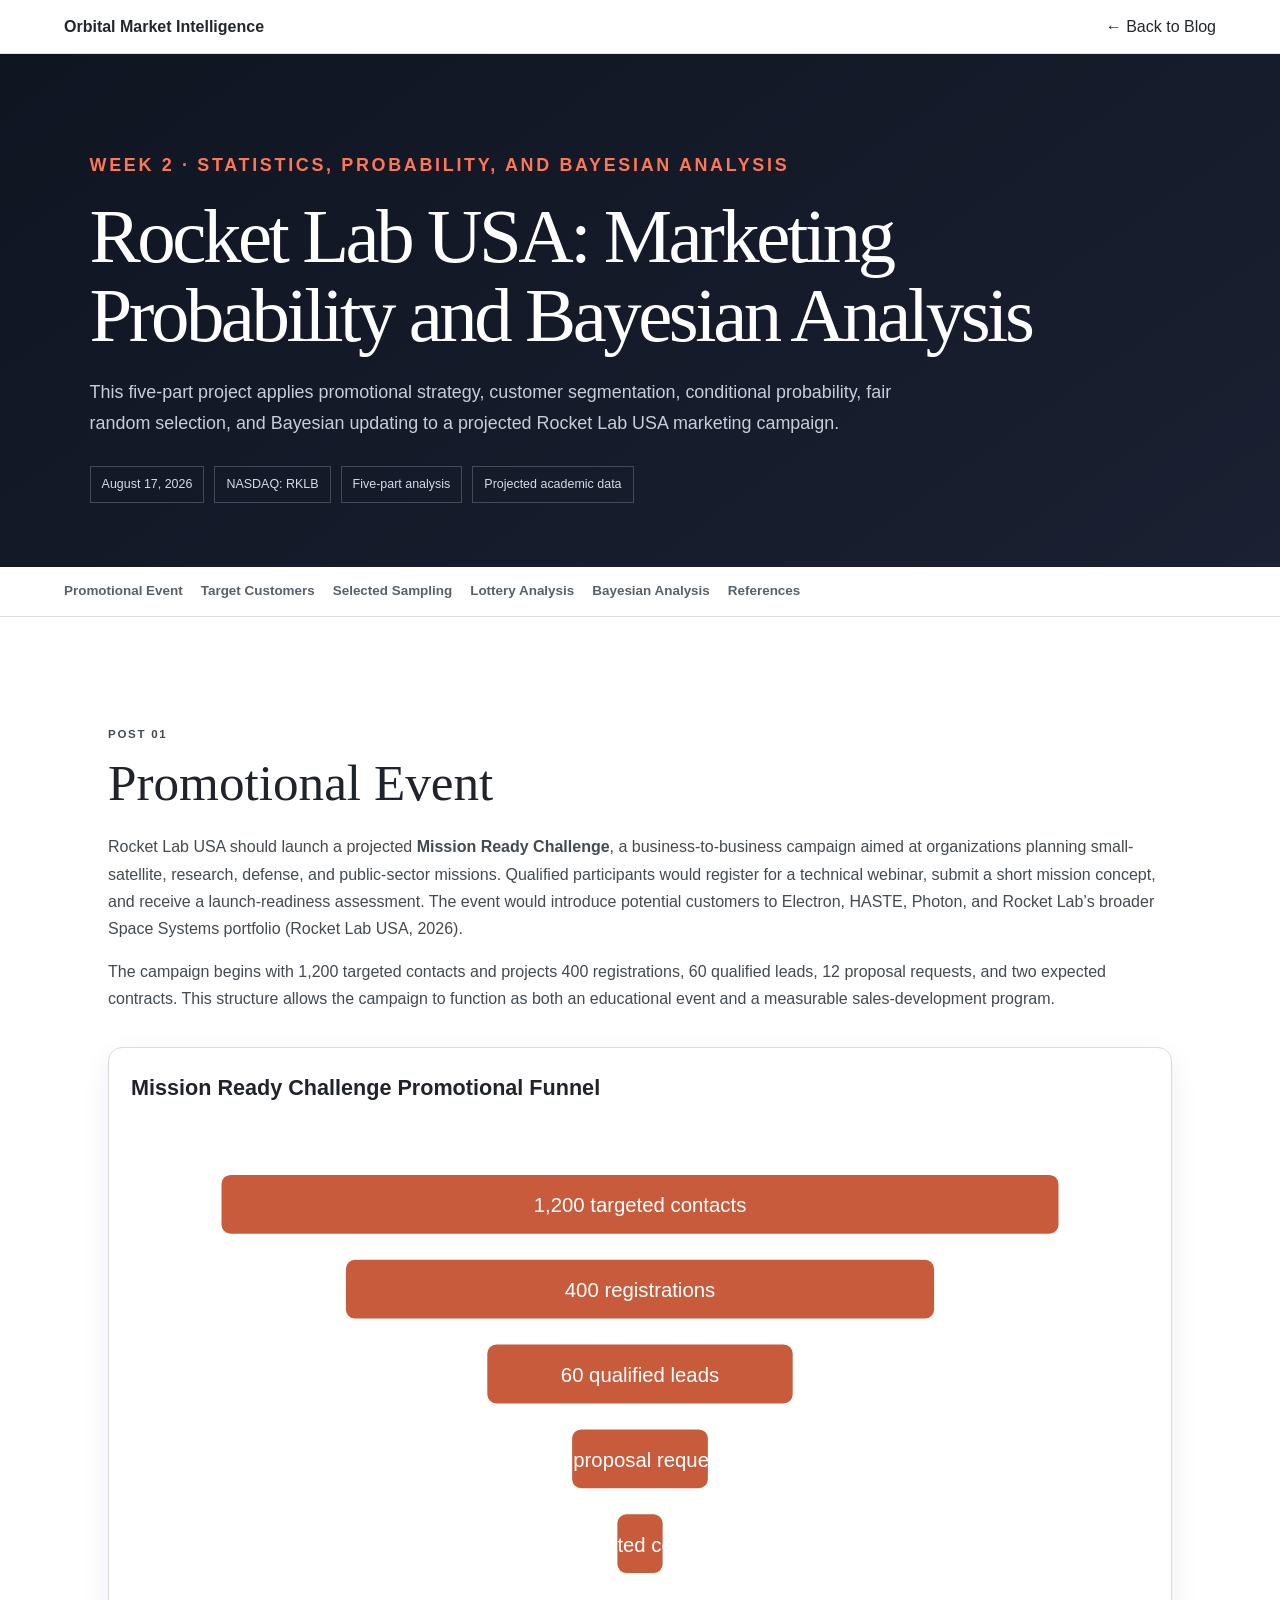
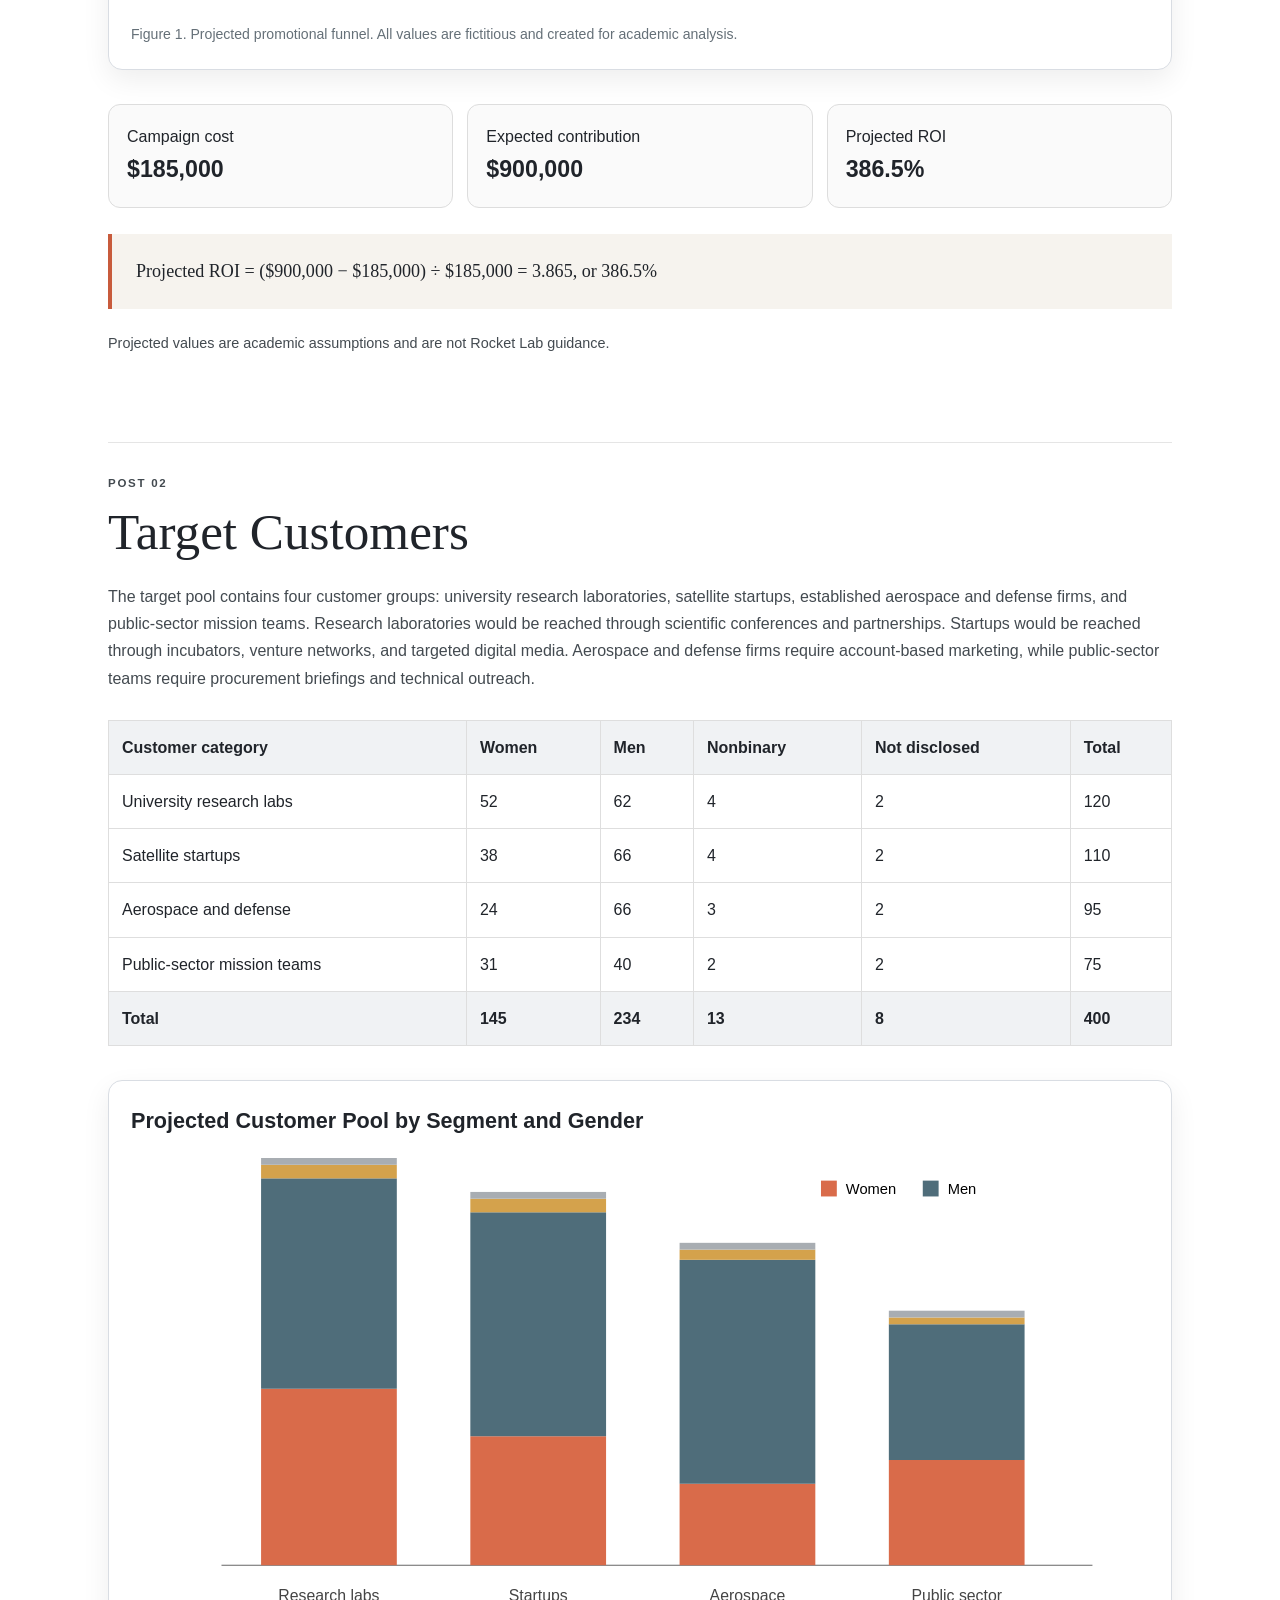
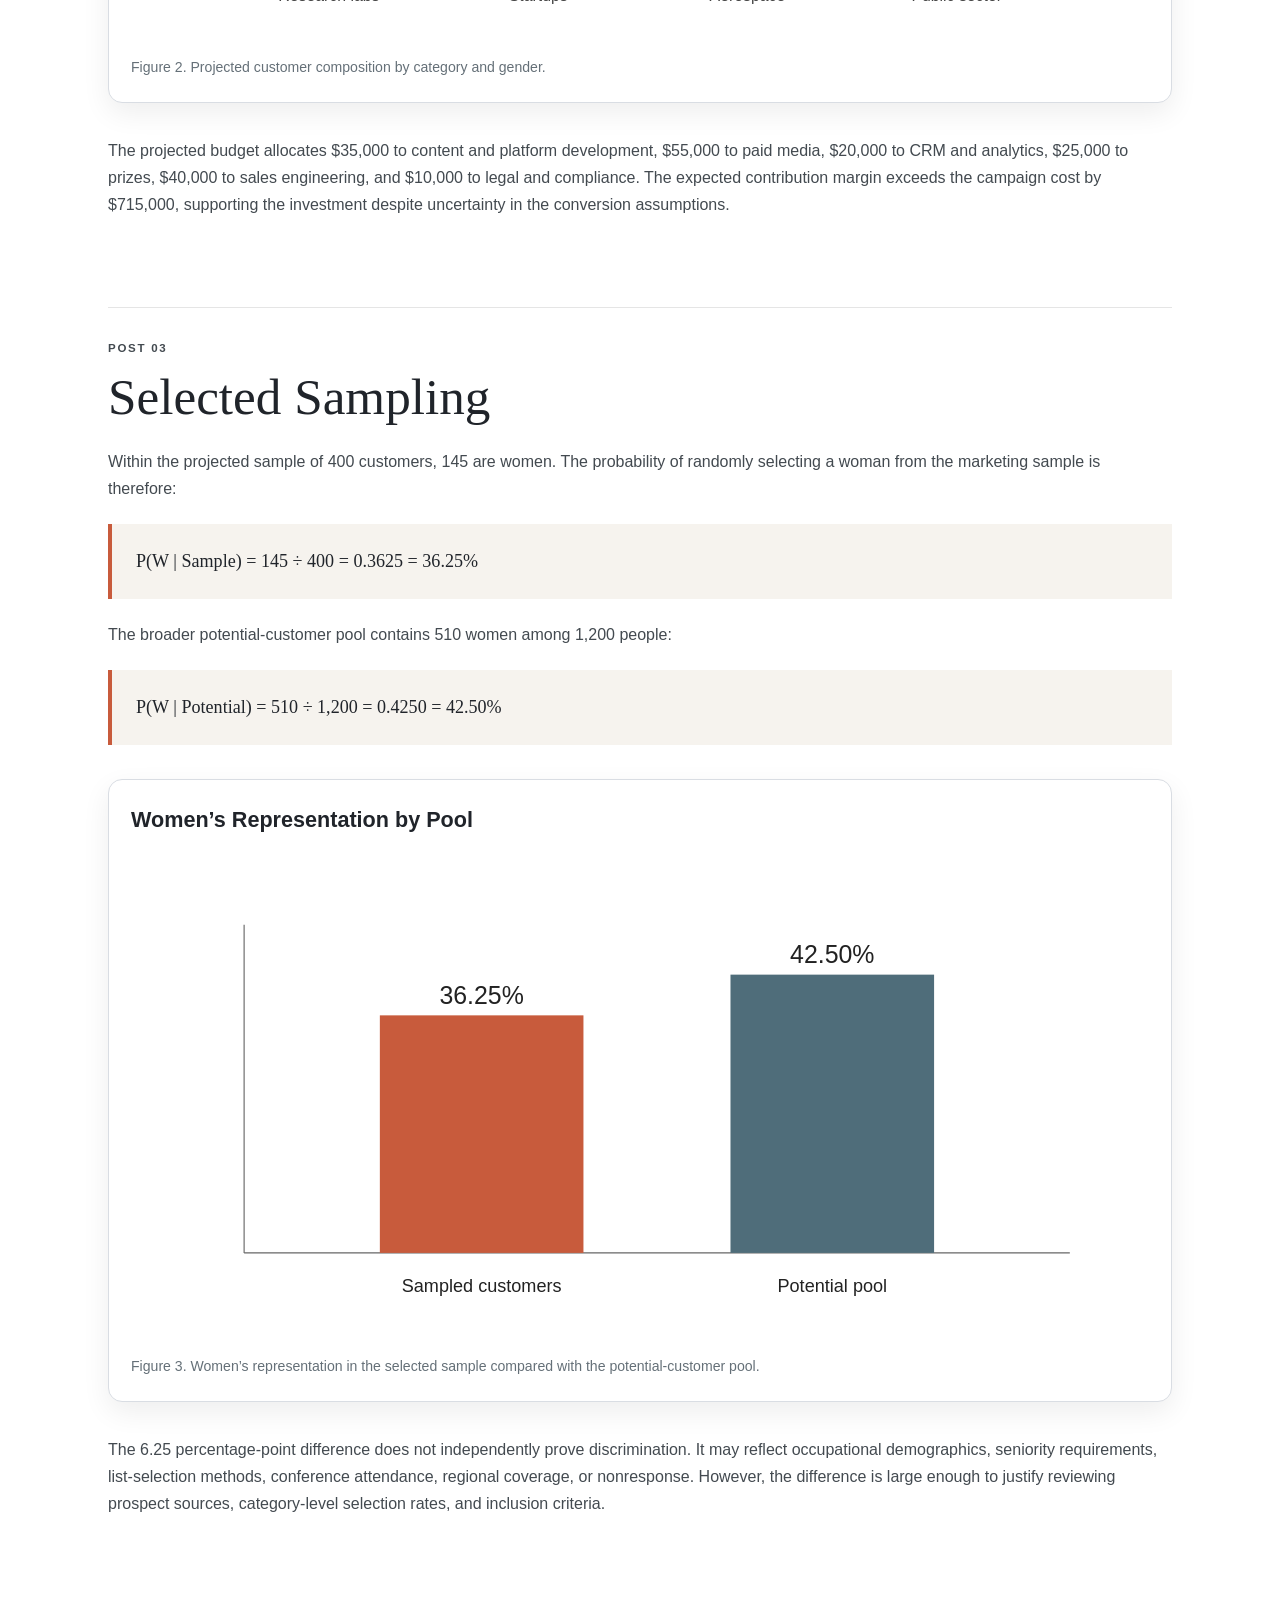
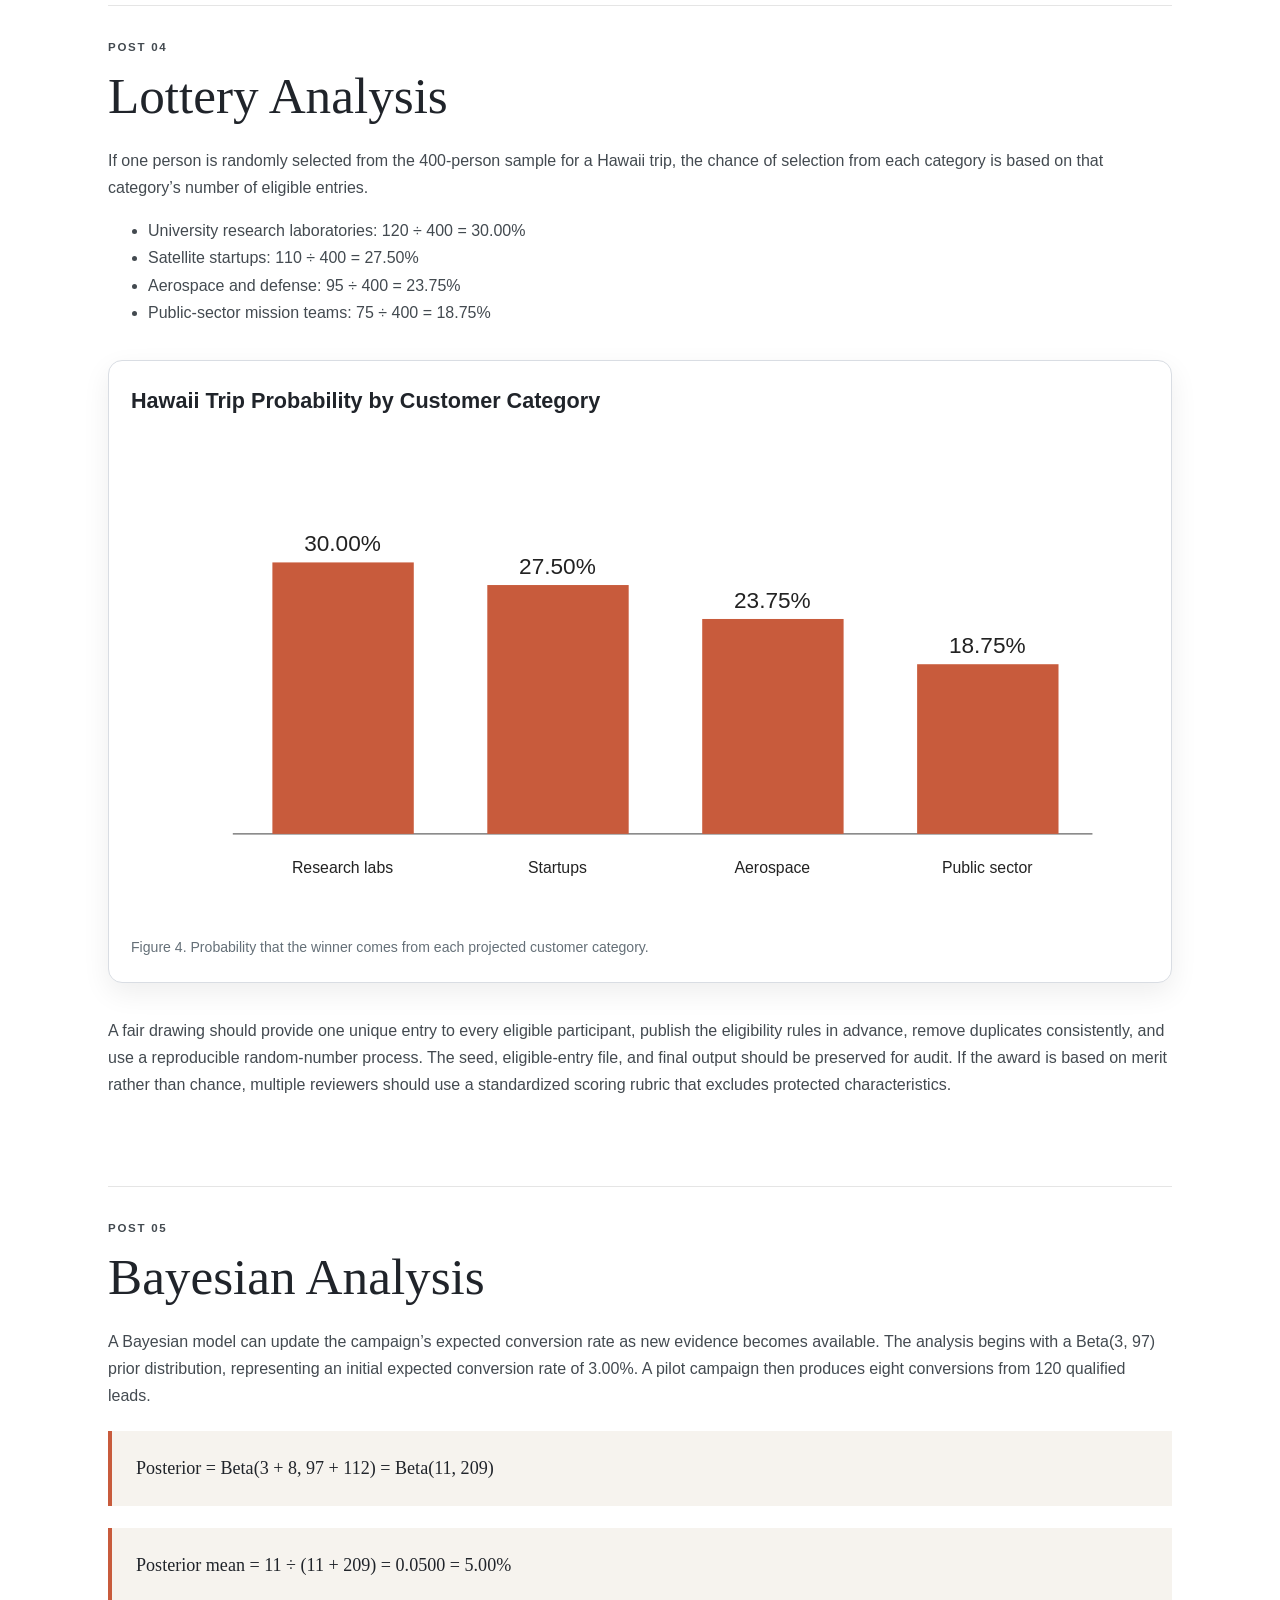
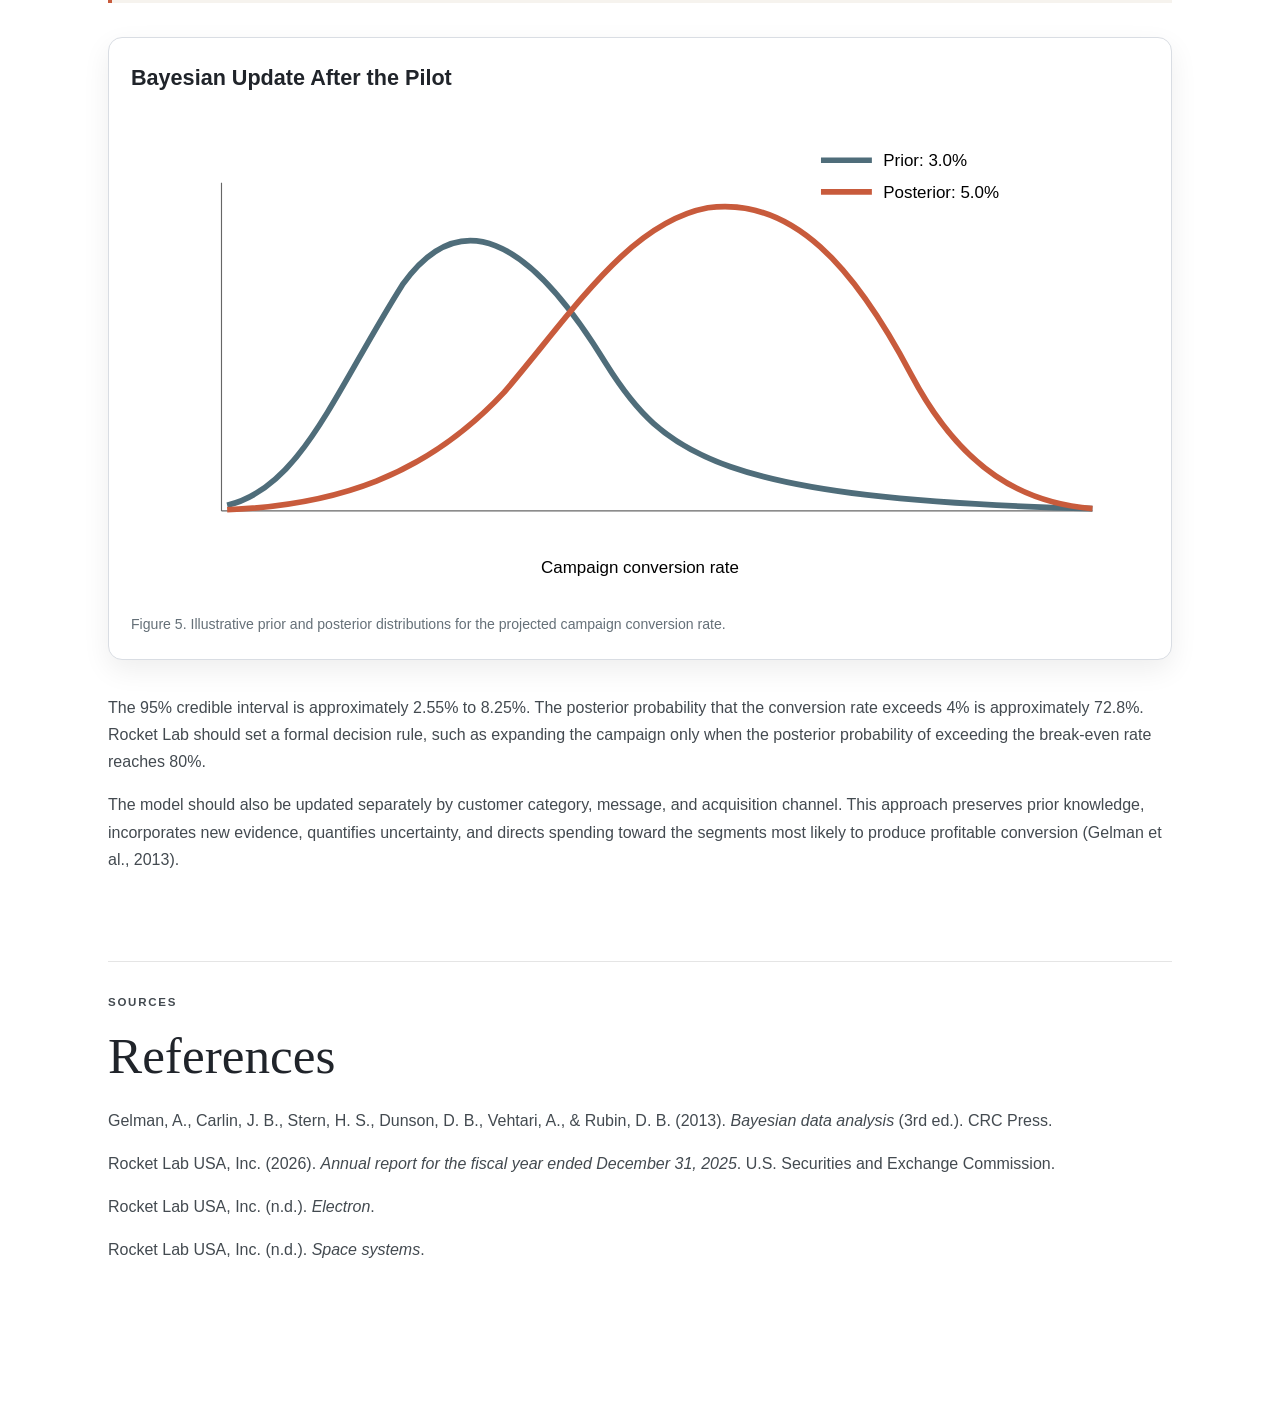
<file: rklb-market-analysis/blog/rklb-week2-analysis.html>
<!doctype html>
<html lang="en">
<head>
<meta charset="utf-8">
<meta name="viewport" content="width=device-width,initial-scale=1">
<meta name="description" content="Rocket Lab USA Week 2 marketing probability and Bayesian analysis.">
<meta name="date" content="2026-08-17">
<title>Rocket Lab USA Week 2: Marketing Probability and Bayesian Analysis</title>
<link rel="stylesheet" href="../home.css">
<style>
.article-shell{background:#fff;color:#20242a}.article-hero{padding:78px 7vw 64px;background:linear-gradient(145deg,#101522,#1b2032);color:#fff}.article-hero .eyebrow{color:#ff7655}.article-hero h1{max-width:1050px;font-family:Georgia,"Times New Roman",serif;font-size:clamp(3rem,6vw,6rem);font-weight:500;line-height:1.02;letter-spacing:-.045em;margin:14px 0 22px}.article-hero p{max-width:820px;color:#c8ced9;font-size:1.12rem}.article-meta{display:flex;flex-wrap:wrap;gap:10px;margin-top:28px}.article-meta span{border:1px solid #42495b;padding:7px 11px;font-size:.78rem;color:#d7dbe4}.article-nav{position:sticky;top:69px;z-index:10;display:flex;gap:18px;overflow:auto;padding:13px 5vw;background:#fff;border-bottom:1px solid #dedede}.article-nav a{white-space:nowrap;text-decoration:none;color:#596168;font-size:.84rem;font-weight:700}.article-content{max-width:1120px;margin:0 auto;padding:76px 28px}.article-section{padding:20px 0 72px;border-bottom:1px solid #e5e5e5}.article-section:last-child{border-bottom:0}.article-section h2{font-family:Georgia,"Times New Roman",serif;font-size:clamp(2.2rem,4vw,4rem);font-weight:500;line-height:1.05;margin:8px 0 24px}.article-section h3{font-size:1.35rem;margin-top:32px}.article-section p,.article-section li{color:#434a50}.formula{padding:22px 24px;margin:22px 0;background:#f6f3ee;border-left:4px solid #c85b3c;font-family:Georgia,"Times New Roman",serif;font-size:1.13rem}.data-note{font-size:.9rem;color:#737b82}.data-table{width:100%;border-collapse:collapse;margin:28px 0}.data-table th,.data-table td{padding:13px;border:1px solid #dedede;text-align:left}.data-table th{background:#f0f2f4}.chart-card{margin:34px 0;padding:22px;border:1px solid #d9dde3;border-radius:14px;background:#fff;box-shadow:0 10px 28px rgba(0,0,0,.07)}.chart-card h3{margin:0 0 18px}.chart-card svg{display:block;width:100%;height:auto}.chart-card figcaption{margin-top:12px;color:#657078;font-size:.88rem}.cost-grid{display:grid;grid-template-columns:repeat(3,1fr);gap:14px;margin:26px 0}.cost-grid div{padding:18px;border:1px solid #ddd;border-radius:12px;background:#fafafa}.cost-grid strong{display:block;font-size:1.45rem}.references p{padding-left:1.5rem;text-indent:-1.5rem;margin-bottom:16px}.reader-bar{position:sticky;top:0;z-index:30}@media(max-width:800px){.cost-grid{grid-template-columns:1fr}.article-nav{top:69px}}
</style>
</head>
<body>
<div class="reader-bar"><a href="../index.html"><strong>Orbital Market Intelligence</strong></a><span><a href="index.html">← Back to Blog</a></span></div>
<article class="article-shell">
<header class="article-hero">
<p class="eyebrow">WEEK 2 · STATISTICS, PROBABILITY, AND BAYESIAN ANALYSIS</p>
<h1>Rocket Lab USA: Marketing Probability and Bayesian Analysis</h1>
<p>This five-part project applies promotional strategy, customer segmentation, conditional probability, fair random selection, and Bayesian updating to a projected Rocket Lab USA marketing campaign.</p>
<div class="article-meta"><span>August 17, 2026</span><span>NASDAQ: RKLB</span><span>Five-part analysis</span><span>Projected academic data</span></div>
</header>
<nav class="article-nav"><a href="#promotional">Promotional Event</a><a href="#customers">Target Customers</a><a href="#sampling">Selected Sampling</a><a href="#lottery">Lottery Analysis</a><a href="#bayesian">Bayesian Analysis</a><a href="#references">References</a></nav>
<div class="article-content">
<section id="promotional" class="article-section">
<p class="eyebrow">POST 01</p><h2>Promotional Event</h2>
<p>Rocket Lab USA should launch a projected <strong>Mission Ready Challenge</strong>, a business-to-business campaign aimed at organizations planning small-satellite, research, defense, and public-sector missions. Qualified participants would register for a technical webinar, submit a short mission concept, and receive a launch-readiness assessment. The event would introduce potential customers to Electron, HASTE, Photon, and Rocket Lab’s broader Space Systems portfolio (Rocket Lab USA, 2026).</p>
<p>The campaign begins with 1,200 targeted contacts and projects 400 registrations, 60 qualified leads, 12 proposal requests, and two expected contracts. This structure allows the campaign to function as both an educational event and a measurable sales-development program.</p>
<figure class="chart-card"><h3>Mission Ready Challenge Promotional Funnel</h3><svg viewBox="0 0 900 430" role="img" aria-label="Promotional funnel"><g fill="#c85b3c"><rect x="80" y="45" width="740" height="52" rx="8"/><rect x="190" y="120" width="520" height="52" rx="8"/><rect x="315" y="195" width="270" height="52" rx="8"/><rect x="390" y="270" width="120" height="52" rx="8"/><rect x="430" y="345" width="40" height="52" rx="8"/></g><g fill="#fff" font-family="Arial" font-size="18" text-anchor="middle"><text x="450" y="78">1,200 targeted contacts</text><text x="450" y="153">400 registrations</text><text x="450" y="228">60 qualified leads</text><text x="450" y="303">12 proposal requests</text><text x="450" y="378">2 expected contracts</text></g></svg><figcaption>Figure 1. Projected promotional funnel. All values are fictitious and created for academic analysis.</figcaption></figure>
<div class="cost-grid"><div><span>Campaign cost</span><strong>$185,000</strong></div><div><span>Expected contribution</span><strong>$900,000</strong></div><div><span>Projected ROI</span><strong>386.5%</strong></div></div>
<div class="formula">Projected ROI = ($900,000 − $185,000) ÷ $185,000 = 3.865, or 386.5%</div>
<p class="data-note">Projected values are academic assumptions and are not Rocket Lab guidance.</p>
</section>
<section id="customers" class="article-section">
<p class="eyebrow">POST 02</p><h2>Target Customers</h2>
<p>The target pool contains four customer groups: university research laboratories, satellite startups, established aerospace and defense firms, and public-sector mission teams. Research laboratories would be reached through scientific conferences and partnerships. Startups would be reached through incubators, venture networks, and targeted digital media. Aerospace and defense firms require account-based marketing, while public-sector teams require procurement briefings and technical outreach.</p>
<table class="data-table"><thead><tr><th>Customer category</th><th>Women</th><th>Men</th><th>Nonbinary</th><th>Not disclosed</th><th>Total</th></tr></thead><tbody><tr><td>University research labs</td><td>52</td><td>62</td><td>4</td><td>2</td><td>120</td></tr><tr><td>Satellite startups</td><td>38</td><td>66</td><td>4</td><td>2</td><td>110</td></tr><tr><td>Aerospace and defense</td><td>24</td><td>66</td><td>3</td><td>2</td><td>95</td></tr><tr><td>Public-sector mission teams</td><td>31</td><td>40</td><td>2</td><td>2</td><td>75</td></tr><tr><th>Total</th><th>145</th><th>234</th><th>13</th><th>8</th><th>400</th></tr></tbody></table>
<figure class="chart-card"><h3>Projected Customer Pool by Segment and Gender</h3><svg viewBox="0 0 900 430" role="img" aria-label="Stacked customer composition chart"><line x1="80" y1="360" x2="850" y2="360" stroke="#666"/><g><rect x="115" y="204" width="120" height="156" fill="#d96b4a"/><rect x="115" y="18" width="120" height="186" fill="#4f6d7a"/><rect x="115" y="6" width="120" height="12" fill="#d4a24c"/><rect x="115" y="0" width="120" height="6" fill="#a8adb2"/><rect x="300" y="246" width="120" height="114" fill="#d96b4a"/><rect x="300" y="48" width="120" height="198" fill="#4f6d7a"/><rect x="300" y="36" width="120" height="12" fill="#d4a24c"/><rect x="300" y="30" width="120" height="6" fill="#a8adb2"/><rect x="485" y="288" width="120" height="72" fill="#d96b4a"/><rect x="485" y="90" width="120" height="198" fill="#4f6d7a"/><rect x="485" y="81" width="120" height="9" fill="#d4a24c"/><rect x="485" y="75" width="120" height="6" fill="#a8adb2"/><rect x="670" y="267" width="120" height="93" fill="#d96b4a"/><rect x="670" y="147" width="120" height="120" fill="#4f6d7a"/><rect x="670" y="141" width="120" height="6" fill="#d4a24c"/><rect x="670" y="135" width="120" height="6" fill="#a8adb2"/></g><g fill="#444" font-family="Arial" font-size="14" text-anchor="middle"><text x="175" y="392">Research labs</text><text x="360" y="392">Startups</text><text x="545" y="392">Aerospace</text><text x="730" y="392">Public sector</text></g><g font-family="Arial" font-size="13"><rect x="610" y="20" width="14" height="14" fill="#d96b4a"/><text x="632" y="32">Women</text><rect x="700" y="20" width="14" height="14" fill="#4f6d7a"/><text x="722" y="32">Men</text></g></svg><figcaption>Figure 2. Projected customer composition by category and gender.</figcaption></figure>
<p>The projected budget allocates $35,000 to content and platform development, $55,000 to paid media, $20,000 to CRM and analytics, $25,000 to prizes, $40,000 to sales engineering, and $10,000 to legal and compliance. The expected contribution margin exceeds the campaign cost by $715,000, supporting the investment despite uncertainty in the conversion assumptions.</p>
</section>
<section id="sampling" class="article-section">
<p class="eyebrow">POST 03</p><h2>Selected Sampling</h2>
<p>Within the projected sample of 400 customers, 145 are women. The probability of randomly selecting a woman from the marketing sample is therefore:</p>
<div class="formula">P(W | Sample) = 145 ÷ 400 = 0.3625 = 36.25%</div>
<p>The broader potential-customer pool contains 510 women among 1,200 people:</p>
<div class="formula">P(W | Potential) = 510 ÷ 1,200 = 0.4250 = 42.50%</div>
<figure class="chart-card"><h3>Women’s Representation by Pool</h3><svg viewBox="0 0 900 430" role="img" aria-label="Representation comparison"><line x1="100" y1="350" x2="830" y2="350" stroke="#666"/><line x1="100" y1="60" x2="100" y2="350" stroke="#666"/><rect x="220" y="140" width="180" height="210" fill="#c85b3c"/><rect x="530" y="104" width="180" height="246" fill="#4f6d7a"/><g fill="#222" font-family="Arial" text-anchor="middle"><text x="310" y="130" font-size="22">36.25%</text><text x="620" y="94" font-size="22">42.50%</text><text x="310" y="385" font-size="16">Sampled customers</text><text x="620" y="385" font-size="16">Potential pool</text></g></svg><figcaption>Figure 3. Women’s representation in the selected sample compared with the potential-customer pool.</figcaption></figure>
<p>The 6.25 percentage-point difference does not independently prove discrimination. It may reflect occupational demographics, seniority requirements, list-selection methods, conference attendance, regional coverage, or nonresponse. However, the difference is large enough to justify reviewing prospect sources, category-level selection rates, and inclusion criteria.</p>
</section>
<section id="lottery" class="article-section">
<p class="eyebrow">POST 04</p><h2>Lottery Analysis</h2>
<p>If one person is randomly selected from the 400-person sample for a Hawaii trip, the chance of selection from each category is based on that category’s number of eligible entries.</p>
<ul><li>University research laboratories: 120 ÷ 400 = 30.00%</li><li>Satellite startups: 110 ÷ 400 = 27.50%</li><li>Aerospace and defense: 95 ÷ 400 = 23.75%</li><li>Public-sector mission teams: 75 ÷ 400 = 18.75%</li></ul>
<figure class="chart-card"><h3>Hawaii Trip Probability by Customer Category</h3><svg viewBox="0 0 900 430" role="img" aria-label="Lottery category probability"><line x1="90" y1="350" x2="850" y2="350" stroke="#666"/><g fill="#c85b3c"><rect x="125" y="110" width="125" height="240"/><rect x="315" y="130" width="125" height="220"/><rect x="505" y="160" width="125" height="190"/><rect x="695" y="200" width="125" height="150"/></g><g fill="#222" font-family="Arial" text-anchor="middle"><text x="187" y="100" font-size="20">30.00%</text><text x="377" y="120" font-size="20">27.50%</text><text x="567" y="150" font-size="20">23.75%</text><text x="757" y="190" font-size="20">18.75%</text><text x="187" y="385" font-size="14">Research labs</text><text x="377" y="385" font-size="14">Startups</text><text x="567" y="385" font-size="14">Aerospace</text><text x="757" y="385" font-size="14">Public sector</text></g></svg><figcaption>Figure 4. Probability that the winner comes from each projected customer category.</figcaption></figure>
<p>A fair drawing should provide one unique entry to every eligible participant, publish the eligibility rules in advance, remove duplicates consistently, and use a reproducible random-number process. The seed, eligible-entry file, and final output should be preserved for audit. If the award is based on merit rather than chance, multiple reviewers should use a standardized scoring rubric that excludes protected characteristics.</p>
</section>
<section id="bayesian" class="article-section">
<p class="eyebrow">POST 05</p><h2>Bayesian Analysis</h2>
<p>A Bayesian model can update the campaign’s expected conversion rate as new evidence becomes available. The analysis begins with a Beta(3, 97) prior distribution, representing an initial expected conversion rate of 3.00%. A pilot campaign then produces eight conversions from 120 qualified leads.</p>
<div class="formula">Posterior = Beta(3 + 8, 97 + 112) = Beta(11, 209)</div>
<div class="formula">Posterior mean = 11 ÷ (11 + 209) = 0.0500 = 5.00%</div>
<figure class="chart-card"><h3>Bayesian Update After the Pilot</h3><svg viewBox="0 0 900 430" role="img" aria-label="Prior and posterior curves"><line x1="80" y1="350" x2="850" y2="350" stroke="#666"/><line x1="80" y1="60" x2="80" y2="350" stroke="#666"/><path d="M85 345 C150 330,180 245,240 150 C290 80,350 105,420 220 C470 300,520 340,850 348" fill="none" stroke="#4f6d7a" stroke-width="5"/><path d="M85 349 C180 345,260 320,330 245 C390 175,440 95,510 82 C585 72,640 135,690 230 C735 315,790 343,850 348" fill="none" stroke="#c85b3c" stroke-width="5"/><g font-family="Arial" font-size="15"><line x1="610" y1="40" x2="655" y2="40" stroke="#4f6d7a" stroke-width="5"/><text x="665" y="45">Prior: 3.0%</text><line x1="610" y1="68" x2="655" y2="68" stroke="#c85b3c" stroke-width="5"/><text x="665" y="73">Posterior: 5.0%</text><text x="450" y="405" text-anchor="middle">Campaign conversion rate</text></g></svg><figcaption>Figure 5. Illustrative prior and posterior distributions for the projected campaign conversion rate.</figcaption></figure>
<p>The 95% credible interval is approximately 2.55% to 8.25%. The posterior probability that the conversion rate exceeds 4% is approximately 72.8%. Rocket Lab should set a formal decision rule, such as expanding the campaign only when the posterior probability of exceeding the break-even rate reaches 80%.</p>
<p>The model should also be updated separately by customer category, message, and acquisition channel. This approach preserves prior knowledge, incorporates new evidence, quantifies uncertainty, and directs spending toward the segments most likely to produce profitable conversion (Gelman et al., 2013).</p>
</section>
<section id="references" class="article-section references">
<p class="eyebrow">SOURCES</p><h2>References</h2>
<p>Gelman, A., Carlin, J. B., Stern, H. S., Dunson, D. B., Vehtari, A., & Rubin, D. B. (2013). <em>Bayesian data analysis</em> (3rd ed.). CRC Press.</p>
<p>Rocket Lab USA, Inc. (2026). <em>Annual report for the fiscal year ended December 31, 2025</em>. U.S. Securities and Exchange Commission.</p>
<p>Rocket Lab USA, Inc. (n.d.). <em>Electron</em>.</p>
<p>Rocket Lab USA, Inc. (n.d.). <em>Space systems</em>.</p>
</section>
</div>
</article>
</body>
</html>
</file>
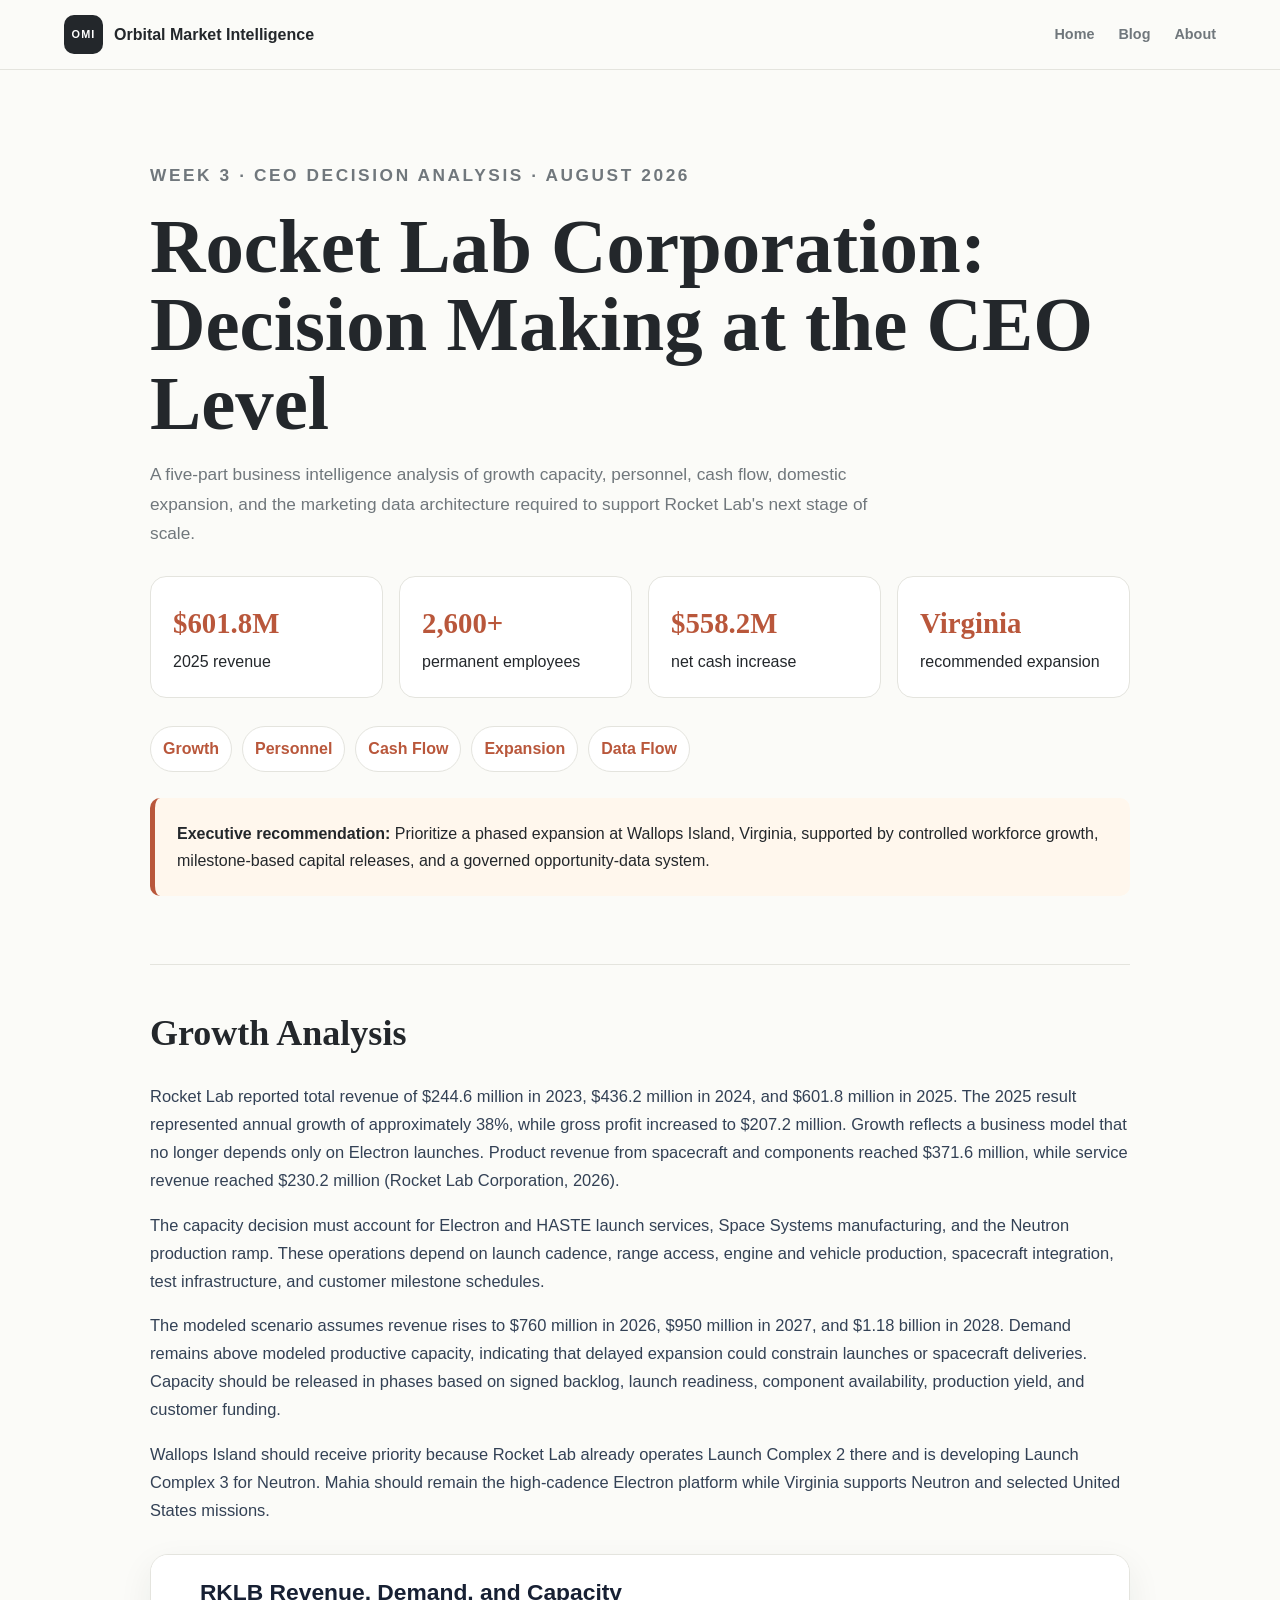
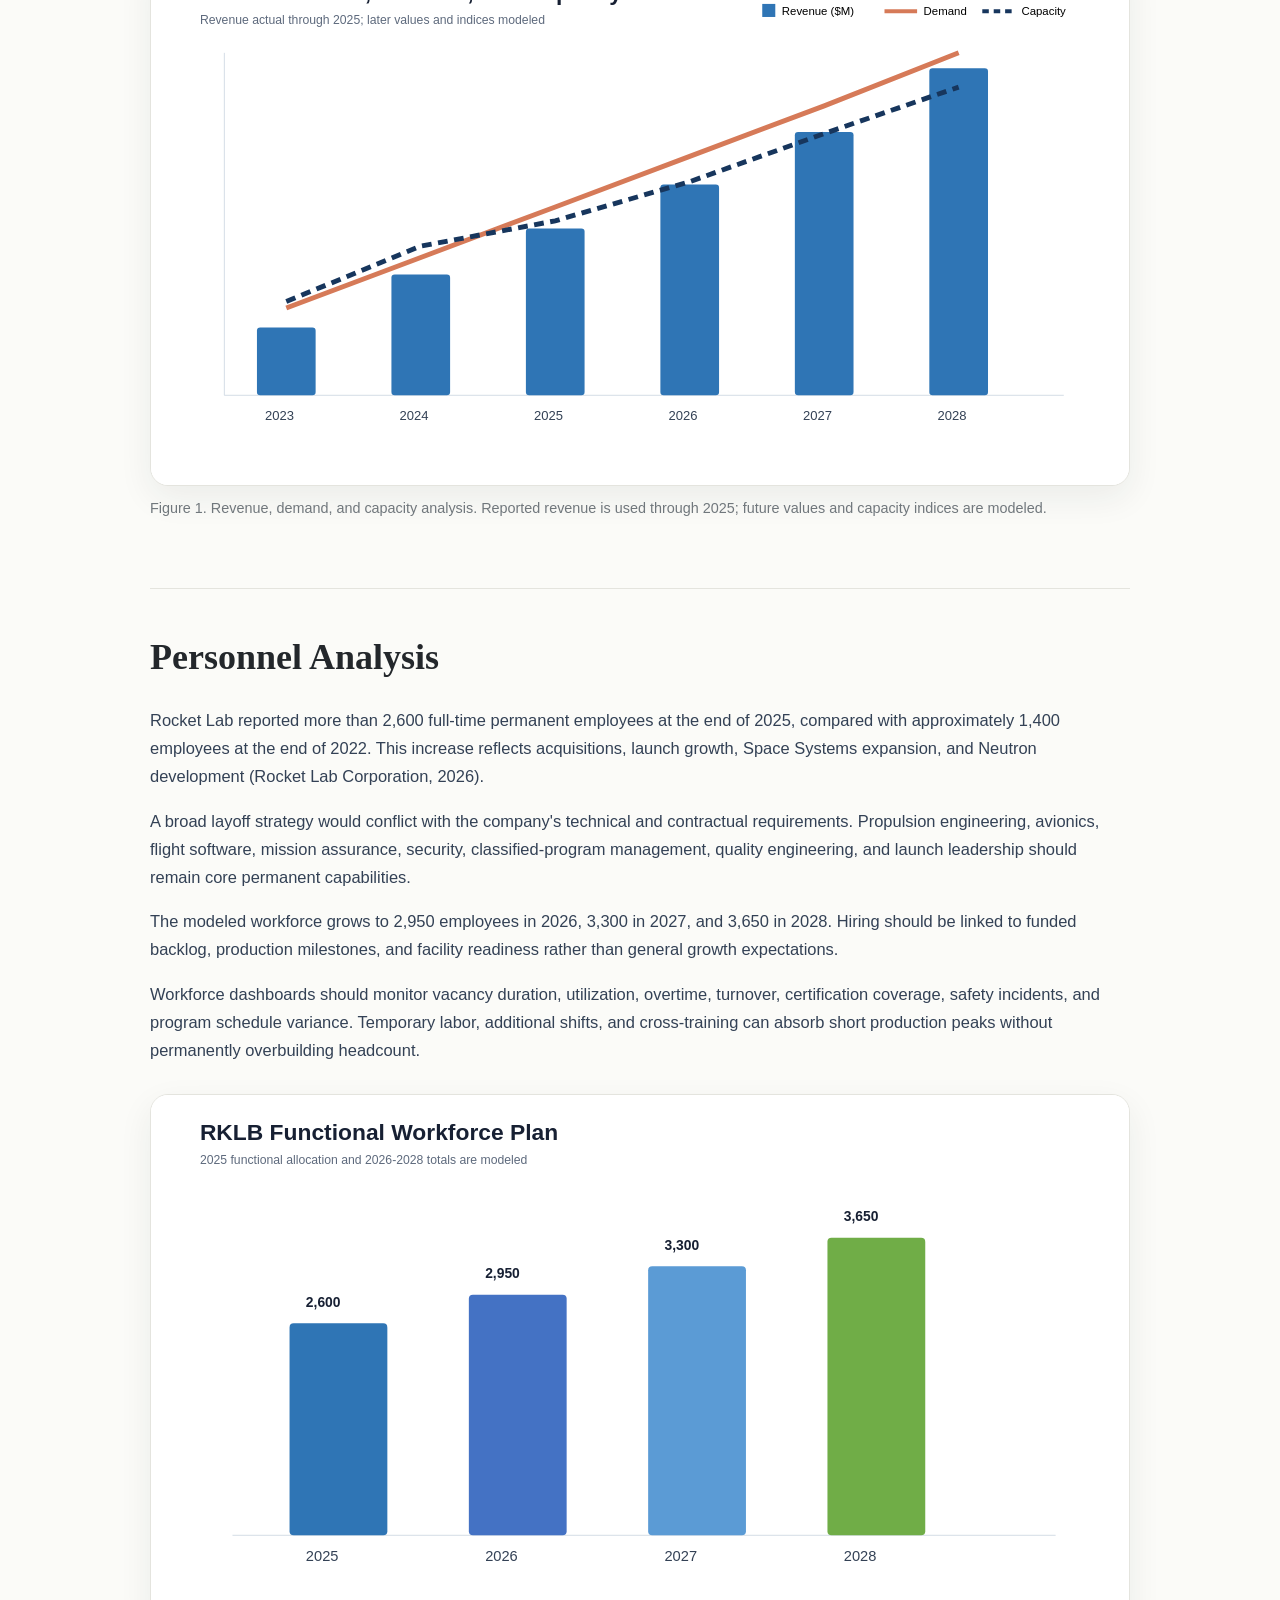
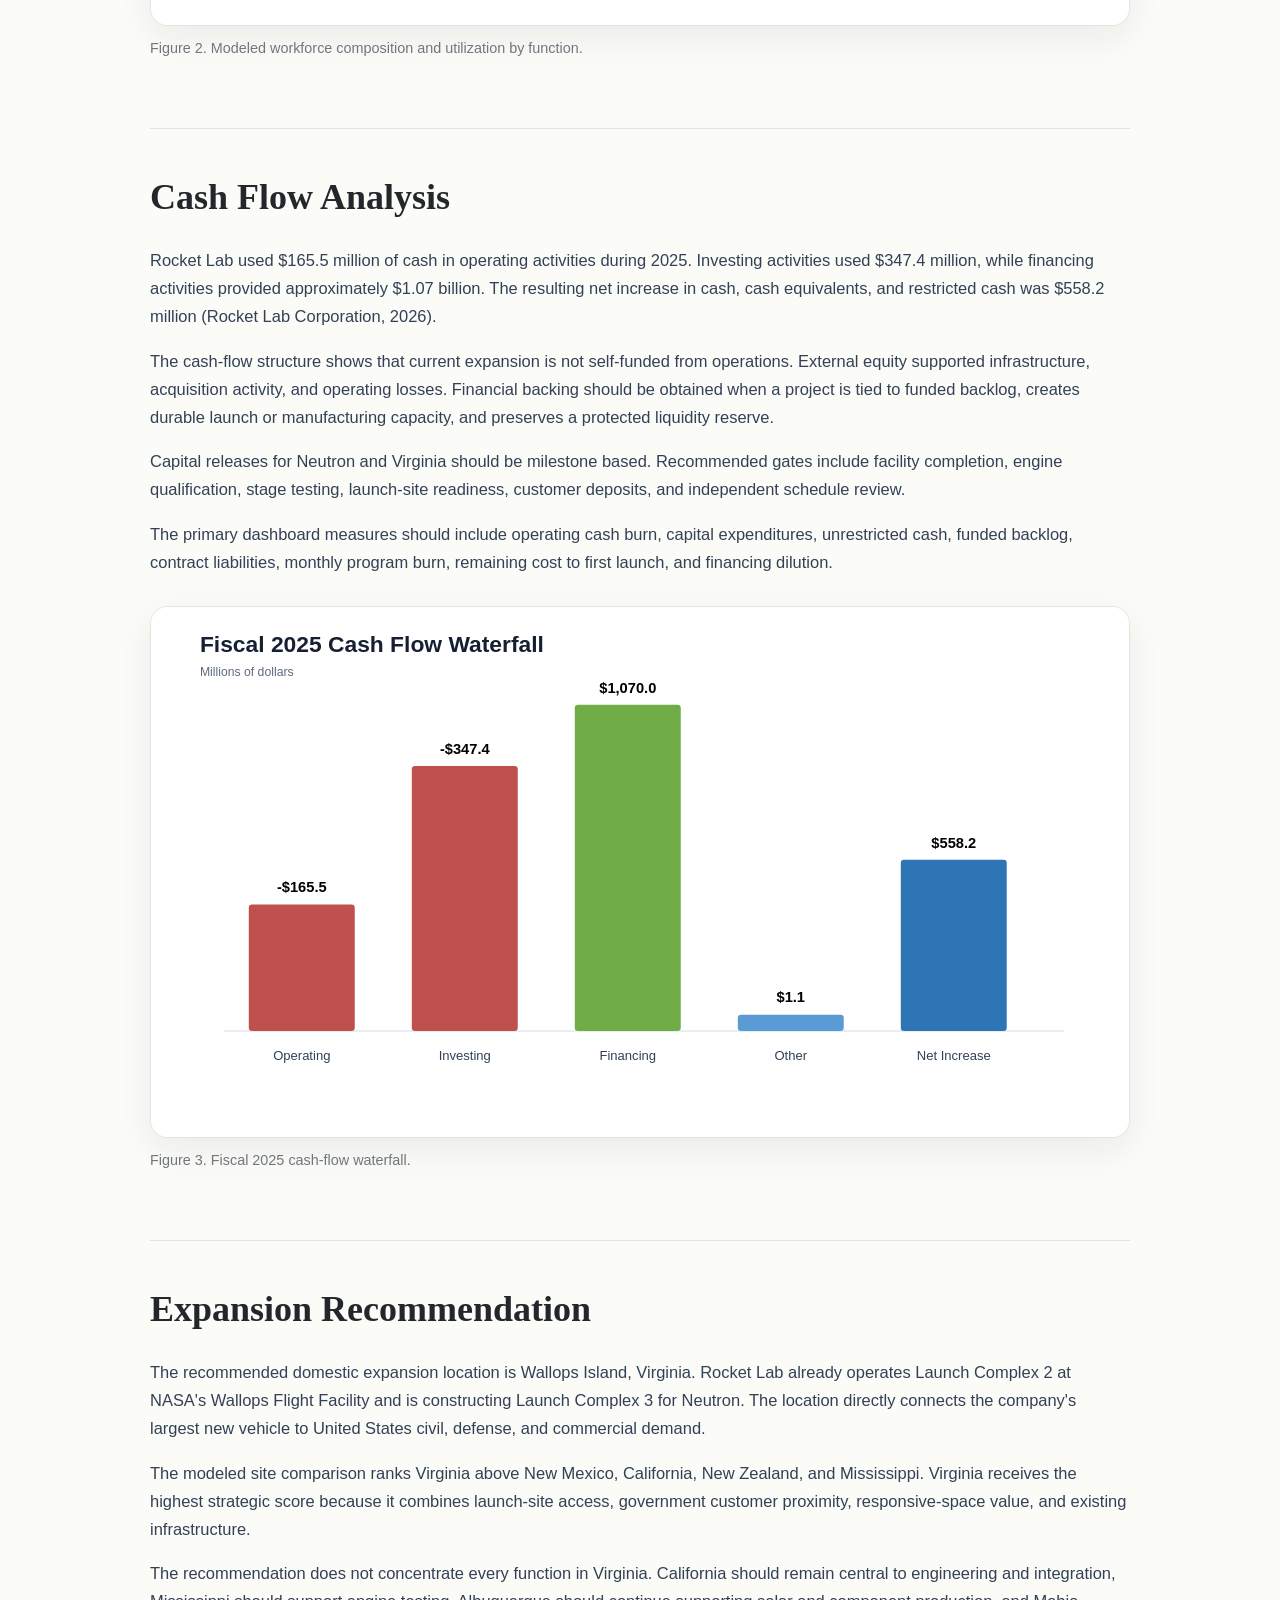
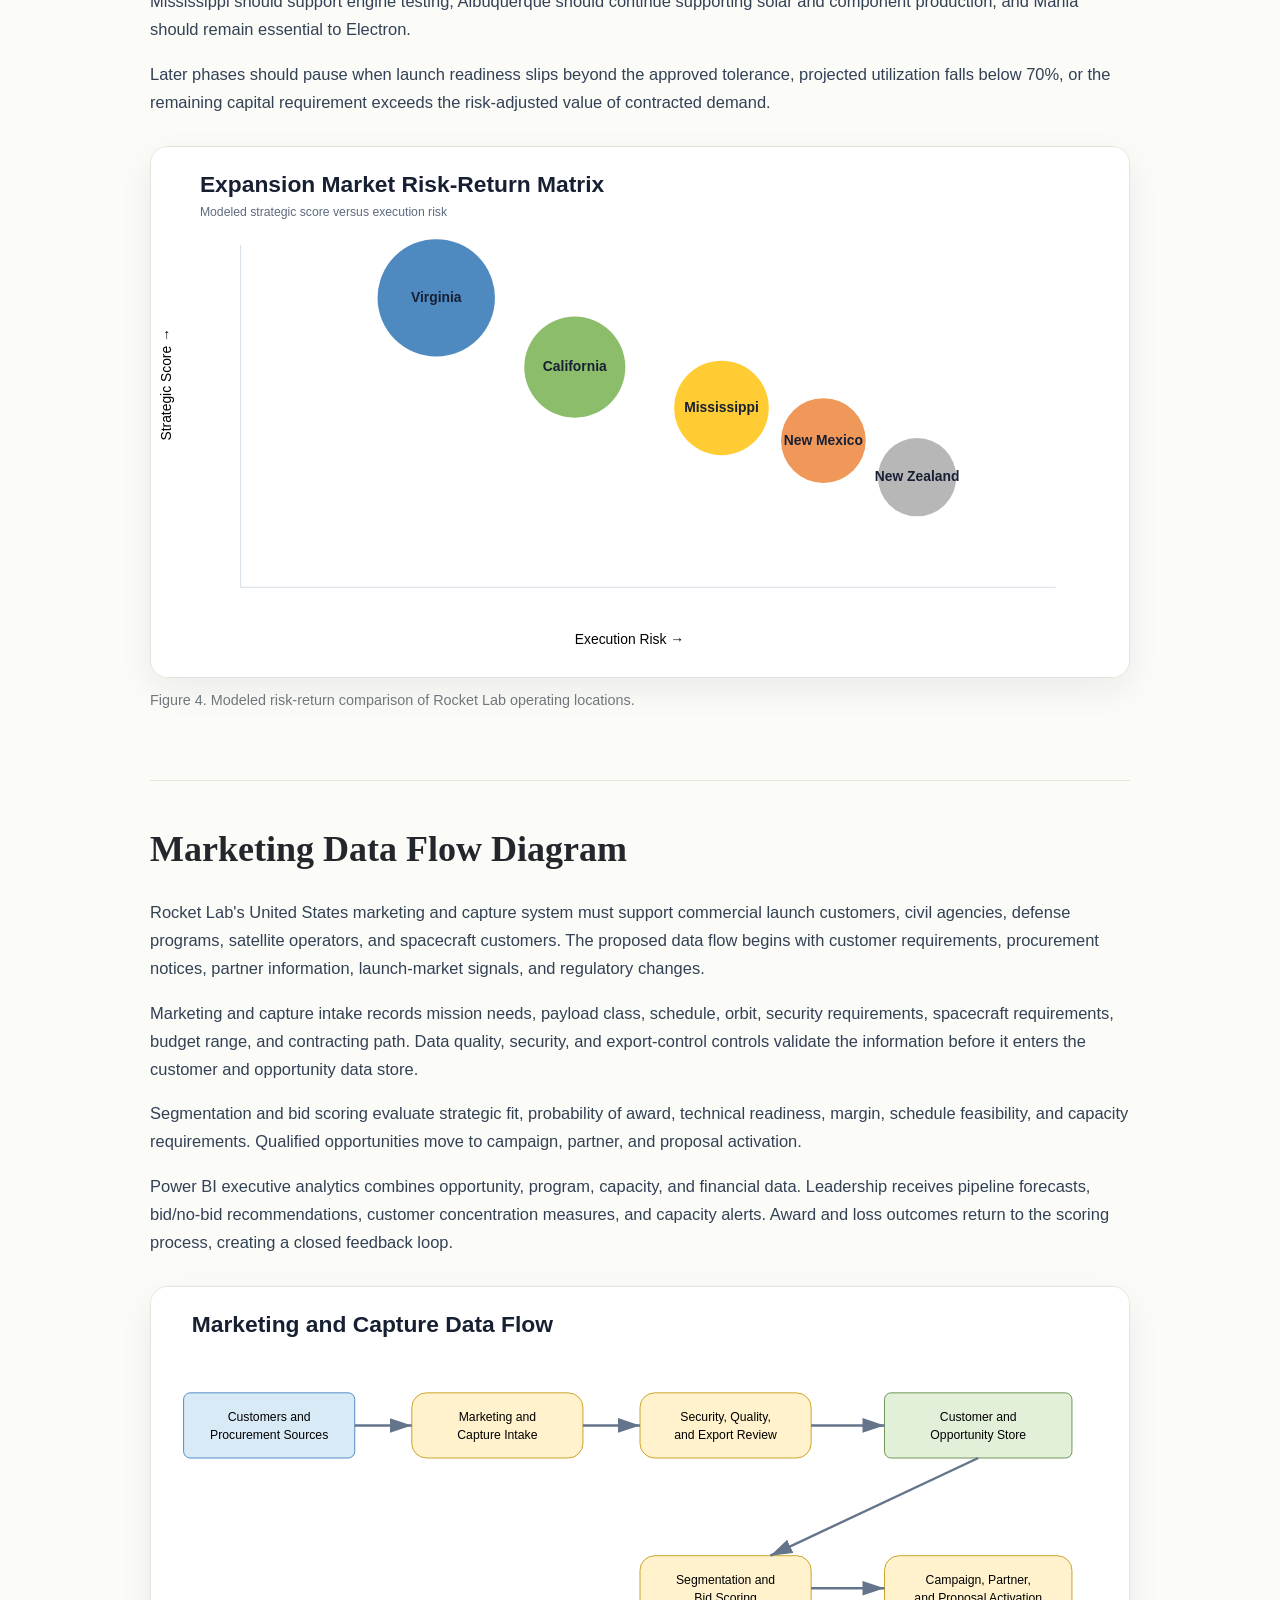
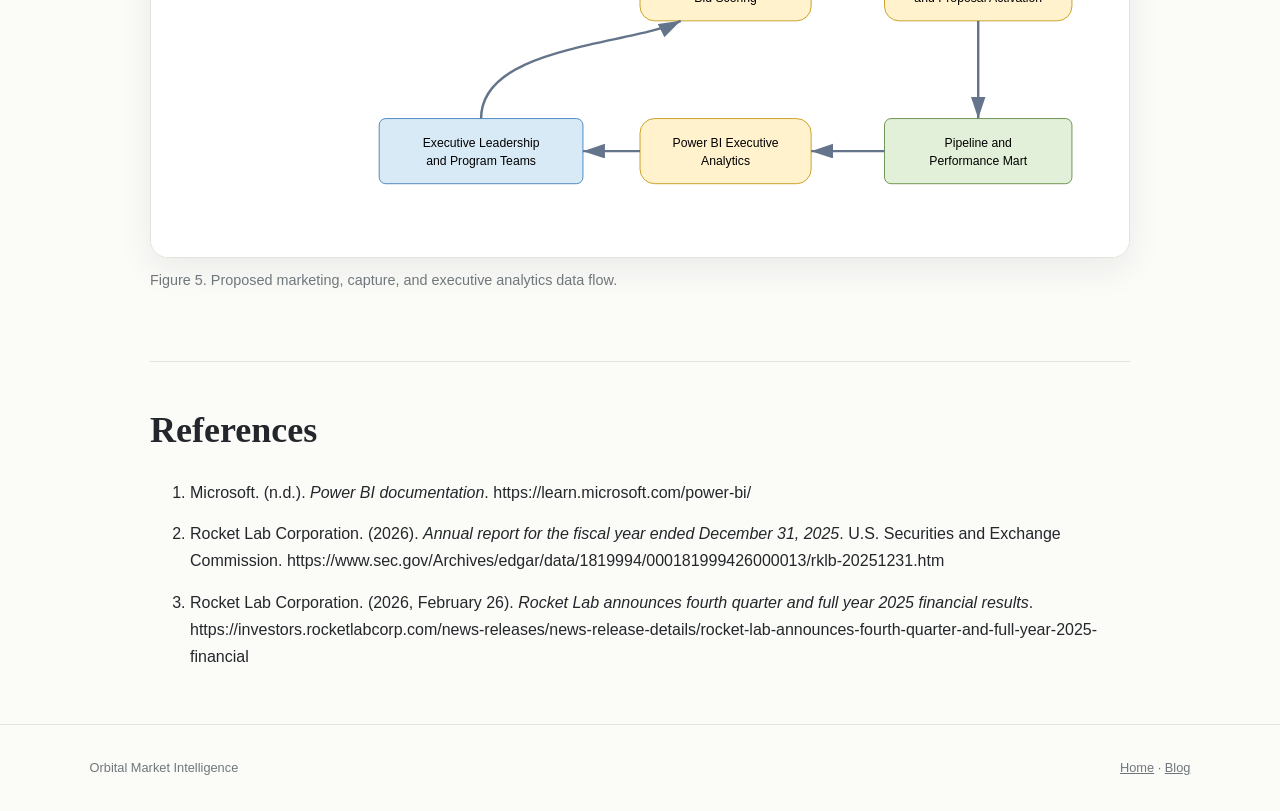
<file: rklb-market-analysis/blog/rklb-week3-ceo-analysis.html>
<!doctype html><html lang="en"><head><meta charset="utf-8"><meta name="viewport" content="width=device-width,initial-scale=1"><meta name="description" content="Rocket Lab Corporation CEO-level decision analysis covering growth, personnel, cash flow, expansion, and marketing data flow."><title>Rocket Lab CEO Decision Making | Orbital Market Intelligence</title><link rel="stylesheet" href="../home.css"><style>.article-shell{max-width:980px;margin:0 auto}.article-hero{padding:74px 0 42px}.article-hero h1{font-family:Georgia,serif;font-size:clamp(2.5rem,6vw,4.8rem);line-height:1.02;margin:.35rem 0 1rem}.article-hero p{max-width:760px;color:var(--muted);font-size:1.08rem}.article-section{padding:38px 0;border-top:1px solid var(--line)}.article-section h2{font-family:Georgia,serif;font-size:2.25rem;margin:0 0 18px}.article-section p{font-size:1.03rem;color:#334155}.figure{margin:30px 0}.figure img{width:100%;display:block;border:1px solid var(--line);border-radius:18px;background:#fff;box-shadow:var(--shadow)}.figure figcaption{color:var(--muted);font-size:.9rem;margin-top:10px}.metric-grid{display:grid;grid-template-columns:repeat(auto-fit,minmax(180px,1fr));gap:16px;margin:28px 0}.metric{padding:22px;border:1px solid var(--line);border-radius:16px;background:#fff}.metric strong{display:block;font-family:Georgia,serif;font-size:1.8rem;color:var(--accent)}.callout{padding:22px;border-left:5px solid var(--accent);background:#fff7ed;border-radius:10px;margin:26px 0}.refs li{margin-bottom:14px}.section-nav{display:flex;flex-wrap:wrap;gap:10px;margin:26px 0}.section-nav a{padding:8px 12px;border-radius:999px;background:#fff;border:1px solid var(--line);text-decoration:none;color:var(--accent);font-weight:700}@media(max-width:700px){.article-section h2{font-size:1.85rem}}</style></head><body><header class="site-header"><a class="brand" href="../index.html"><span class="brand-mark">OMI</span><span>Orbital Market Intelligence</span></a><nav><a href="../index.html">Home</a><a href="index.html">Blog</a><a href="../index.html#about">About</a></nav></header><main class="article-shell"><section class="article-hero"><p class="eyebrow">WEEK 3 · CEO DECISION ANALYSIS · AUGUST 2026</p><h1>Rocket Lab Corporation: Decision Making at the CEO Level</h1><p>A five-part business intelligence analysis of growth capacity, personnel, cash flow, domestic expansion, and the marketing data architecture required to support Rocket Lab's next stage of scale.</p><div class="metric-grid"><div class="metric"><strong>$601.8M</strong>2025 revenue</div><div class="metric"><strong>2,600+</strong>permanent employees</div><div class="metric"><strong>$558.2M</strong>net cash increase</div><div class="metric"><strong>Virginia</strong>recommended expansion</div></div><div class="section-nav"><a href="#growth">Growth</a><a href="#personnel">Personnel</a><a href="#cash">Cash Flow</a><a href="#expansion">Expansion</a><a href="#data-flow">Data Flow</a></div><div class="callout"><strong>Executive recommendation:</strong> Prioritize a phased expansion at Wallops Island, Virginia, supported by controlled workforce growth, milestone-based capital releases, and a governed opportunity-data system.</div></section><section id="growth" class="article-section"><h2>Growth Analysis</h2><p>Rocket Lab reported total revenue of $244.6 million in 2023, $436.2 million in 2024, and $601.8 million in 2025. The 2025 result represented annual growth of approximately 38%, while gross profit increased to $207.2 million. Growth reflects a business model that no longer depends only on Electron launches. Product revenue from spacecraft and components reached $371.6 million, while service revenue reached $230.2 million (Rocket Lab Corporation, 2026).</p><p>The capacity decision must account for Electron and HASTE launch services, Space Systems manufacturing, and the Neutron production ramp. These operations depend on launch cadence, range access, engine and vehicle production, spacecraft integration, test infrastructure, and customer milestone schedules.</p><p>The modeled scenario assumes revenue rises to $760 million in 2026, $950 million in 2027, and $1.18 billion in 2028. Demand remains above modeled productive capacity, indicating that delayed expansion could constrain launches or spacecraft deliveries. Capacity should be released in phases based on signed backlog, launch readiness, component availability, production yield, and customer funding.</p><p>Wallops Island should receive priority because Rocket Lab already operates Launch Complex 2 there and is developing Launch Complex 3 for Neutron. Mahia should remain the high-cadence Electron platform while Virginia supports Neutron and selected United States missions.</p><figure class="figure"><img src="week3-growth.svg" alt="Growth analysis chart"><figcaption>Figure 1. Revenue, demand, and capacity analysis. Reported revenue is used through 2025; future values and capacity indices are modeled.</figcaption></figure></section><section id="personnel" class="article-section"><h2>Personnel Analysis</h2><p>Rocket Lab reported more than 2,600 full-time permanent employees at the end of 2025, compared with approximately 1,400 employees at the end of 2022. This increase reflects acquisitions, launch growth, Space Systems expansion, and Neutron development (Rocket Lab Corporation, 2026).</p><p>A broad layoff strategy would conflict with the company's technical and contractual requirements. Propulsion engineering, avionics, flight software, mission assurance, security, classified-program management, quality engineering, and launch leadership should remain core permanent capabilities.</p><p>The modeled workforce grows to 2,950 employees in 2026, 3,300 in 2027, and 3,650 in 2028. Hiring should be linked to funded backlog, production milestones, and facility readiness rather than general growth expectations.</p><p>Workforce dashboards should monitor vacancy duration, utilization, overtime, turnover, certification coverage, safety incidents, and program schedule variance. Temporary labor, additional shifts, and cross-training can absorb short production peaks without permanently overbuilding headcount.</p><figure class="figure"><img src="week3-personnel.svg" alt="Personnel analysis chart"><figcaption>Figure 2. Modeled workforce composition and utilization by function.</figcaption></figure></section><section id="cash" class="article-section"><h2>Cash Flow Analysis</h2><p>Rocket Lab used $165.5 million of cash in operating activities during 2025. Investing activities used $347.4 million, while financing activities provided approximately $1.07 billion. The resulting net increase in cash, cash equivalents, and restricted cash was $558.2 million (Rocket Lab Corporation, 2026).</p><p>The cash-flow structure shows that current expansion is not self-funded from operations. External equity supported infrastructure, acquisition activity, and operating losses. Financial backing should be obtained when a project is tied to funded backlog, creates durable launch or manufacturing capacity, and preserves a protected liquidity reserve.</p><p>Capital releases for Neutron and Virginia should be milestone based. Recommended gates include facility completion, engine qualification, stage testing, launch-site readiness, customer deposits, and independent schedule review.</p><p>The primary dashboard measures should include operating cash burn, capital expenditures, unrestricted cash, funded backlog, contract liabilities, monthly program burn, remaining cost to first launch, and financing dilution.</p><figure class="figure"><img src="week3-cashflow.svg" alt="Cash flow waterfall chart"><figcaption>Figure 3. Fiscal 2025 cash-flow waterfall.</figcaption></figure></section><section id="expansion" class="article-section"><h2>Expansion Recommendation</h2><p>The recommended domestic expansion location is Wallops Island, Virginia. Rocket Lab already operates Launch Complex 2 at NASA's Wallops Flight Facility and is constructing Launch Complex 3 for Neutron. The location directly connects the company's largest new vehicle to United States civil, defense, and commercial demand.</p><p>The modeled site comparison ranks Virginia above New Mexico, California, New Zealand, and Mississippi. Virginia receives the highest strategic score because it combines launch-site access, government customer proximity, responsive-space value, and existing infrastructure.</p><p>The recommendation does not concentrate every function in Virginia. California should remain central to engineering and integration, Mississippi should support engine testing, Albuquerque should continue supporting solar and component production, and Mahia should remain essential to Electron.</p><p>Later phases should pause when launch readiness slips beyond the approved tolerance, projected utilization falls below 70%, or the remaining capital requirement exceeds the risk-adjusted value of contracted demand.</p><figure class="figure"><img src="week3-expansion.svg" alt="Expansion scoring chart"><figcaption>Figure 4. Modeled risk-return comparison of Rocket Lab operating locations.</figcaption></figure></section><section id="data-flow" class="article-section"><h2>Marketing Data Flow Diagram</h2><p>Rocket Lab's United States marketing and capture system must support commercial launch customers, civil agencies, defense programs, satellite operators, and spacecraft customers. The proposed data flow begins with customer requirements, procurement notices, partner information, launch-market signals, and regulatory changes.</p><p>Marketing and capture intake records mission needs, payload class, schedule, orbit, security requirements, spacecraft requirements, budget range, and contracting path. Data quality, security, and export-control controls validate the information before it enters the customer and opportunity data store.</p><p>Segmentation and bid scoring evaluate strategic fit, probability of award, technical readiness, margin, schedule feasibility, and capacity requirements. Qualified opportunities move to campaign, partner, and proposal activation.</p><p>Power BI executive analytics combines opportunity, program, capacity, and financial data. Leadership receives pipeline forecasts, bid/no-bid recommendations, customer concentration measures, and capacity alerts. Award and loss outcomes return to the scoring process, creating a closed feedback loop.</p><figure class="figure"><img src="week3-dfd.svg" alt="Marketing data flow diagram"><figcaption>Figure 5. Proposed marketing, capture, and executive analytics data flow.</figcaption></figure></section><section class="article-section"><h2>References</h2><ol class="refs"><li>Microsoft. (n.d.). <em>Power BI documentation</em>. https://learn.microsoft.com/power-bi/</li><li>Rocket Lab Corporation. (2026). <em>Annual report for the fiscal year ended December 31, 2025</em>. U.S. Securities and Exchange Commission. https://www.sec.gov/Archives/edgar/data/1819994/000181999426000013/rklb-20251231.htm</li><li>Rocket Lab Corporation. (2026, February 26). <em>Rocket Lab announces fourth quarter and full year 2025 financial results</em>. https://investors.rocketlabcorp.com/news-releases/news-release-details/rocket-lab-announces-fourth-quarter-and-full-year-2025-financial</li></ol></section></main><footer><span>Orbital Market Intelligence</span><span><a href="../index.html">Home</a> · <a href="index.html">Blog</a></span></footer></body></html>
</file>
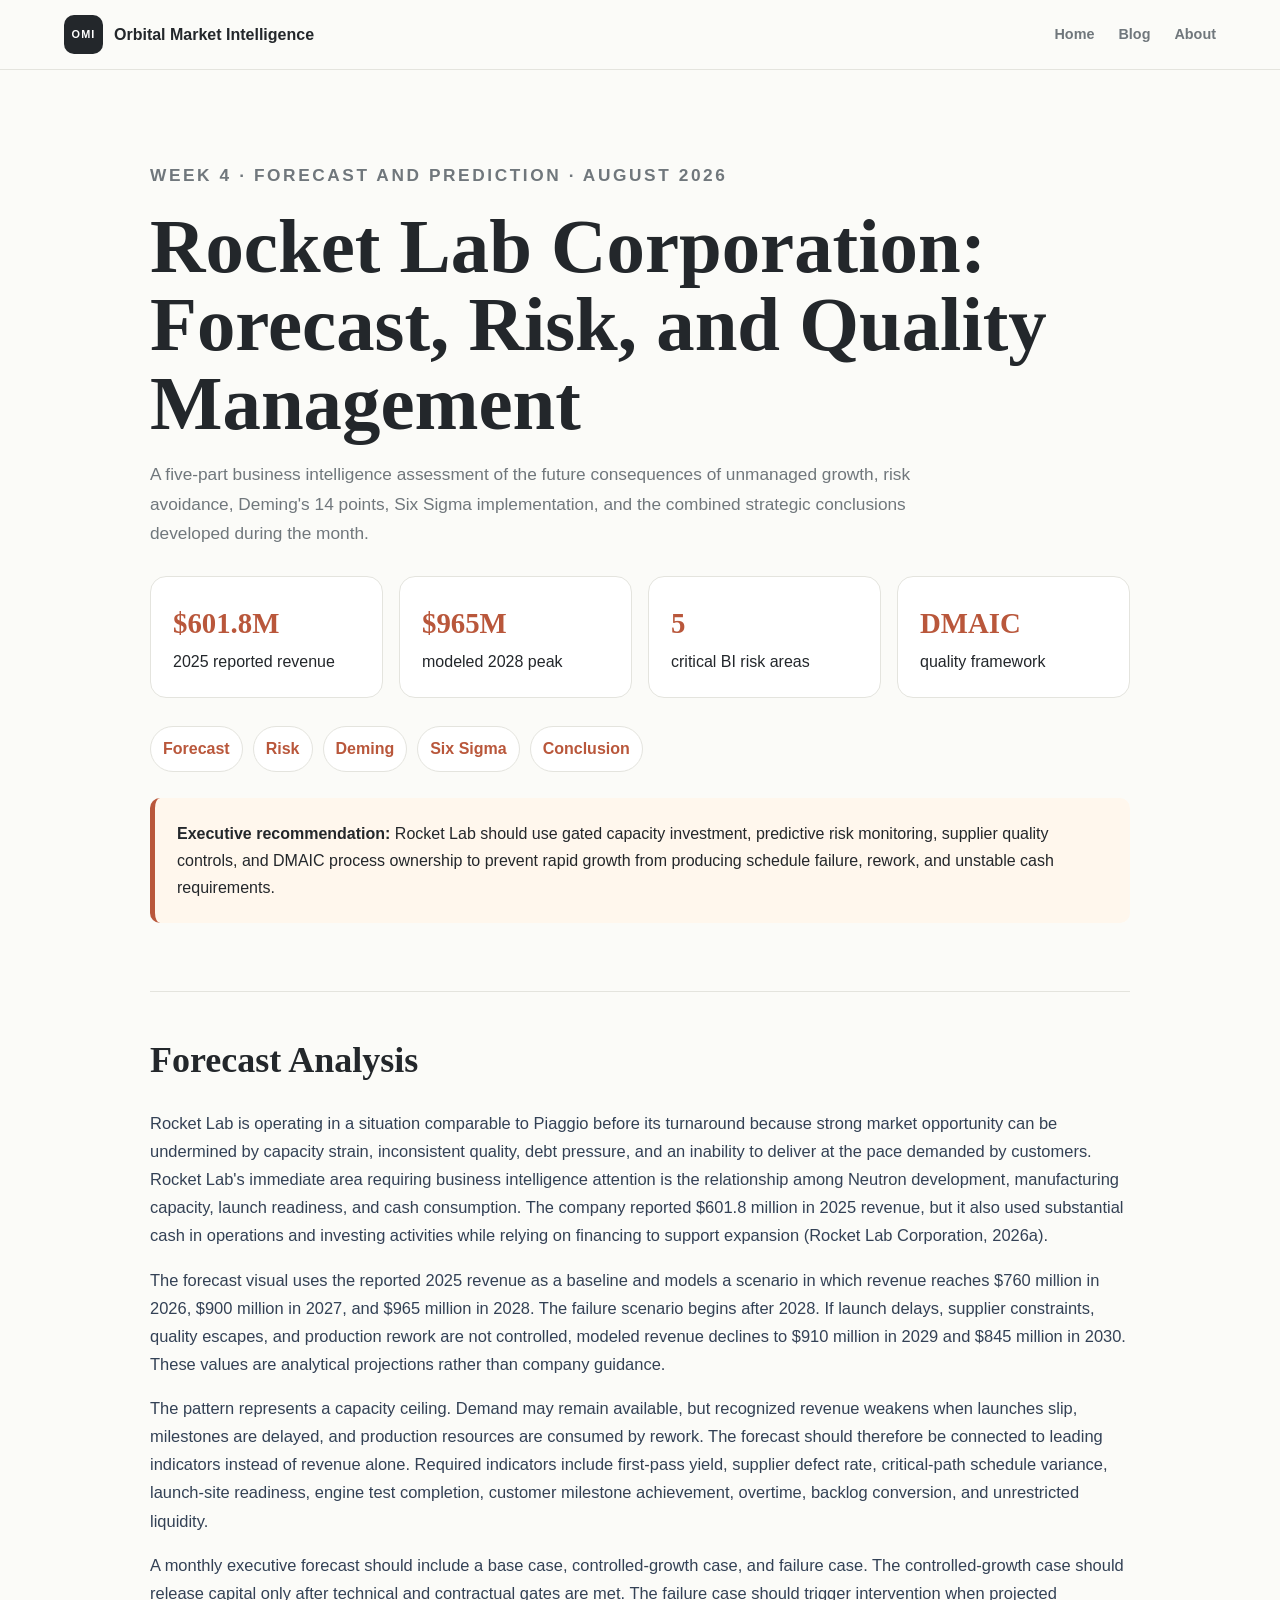
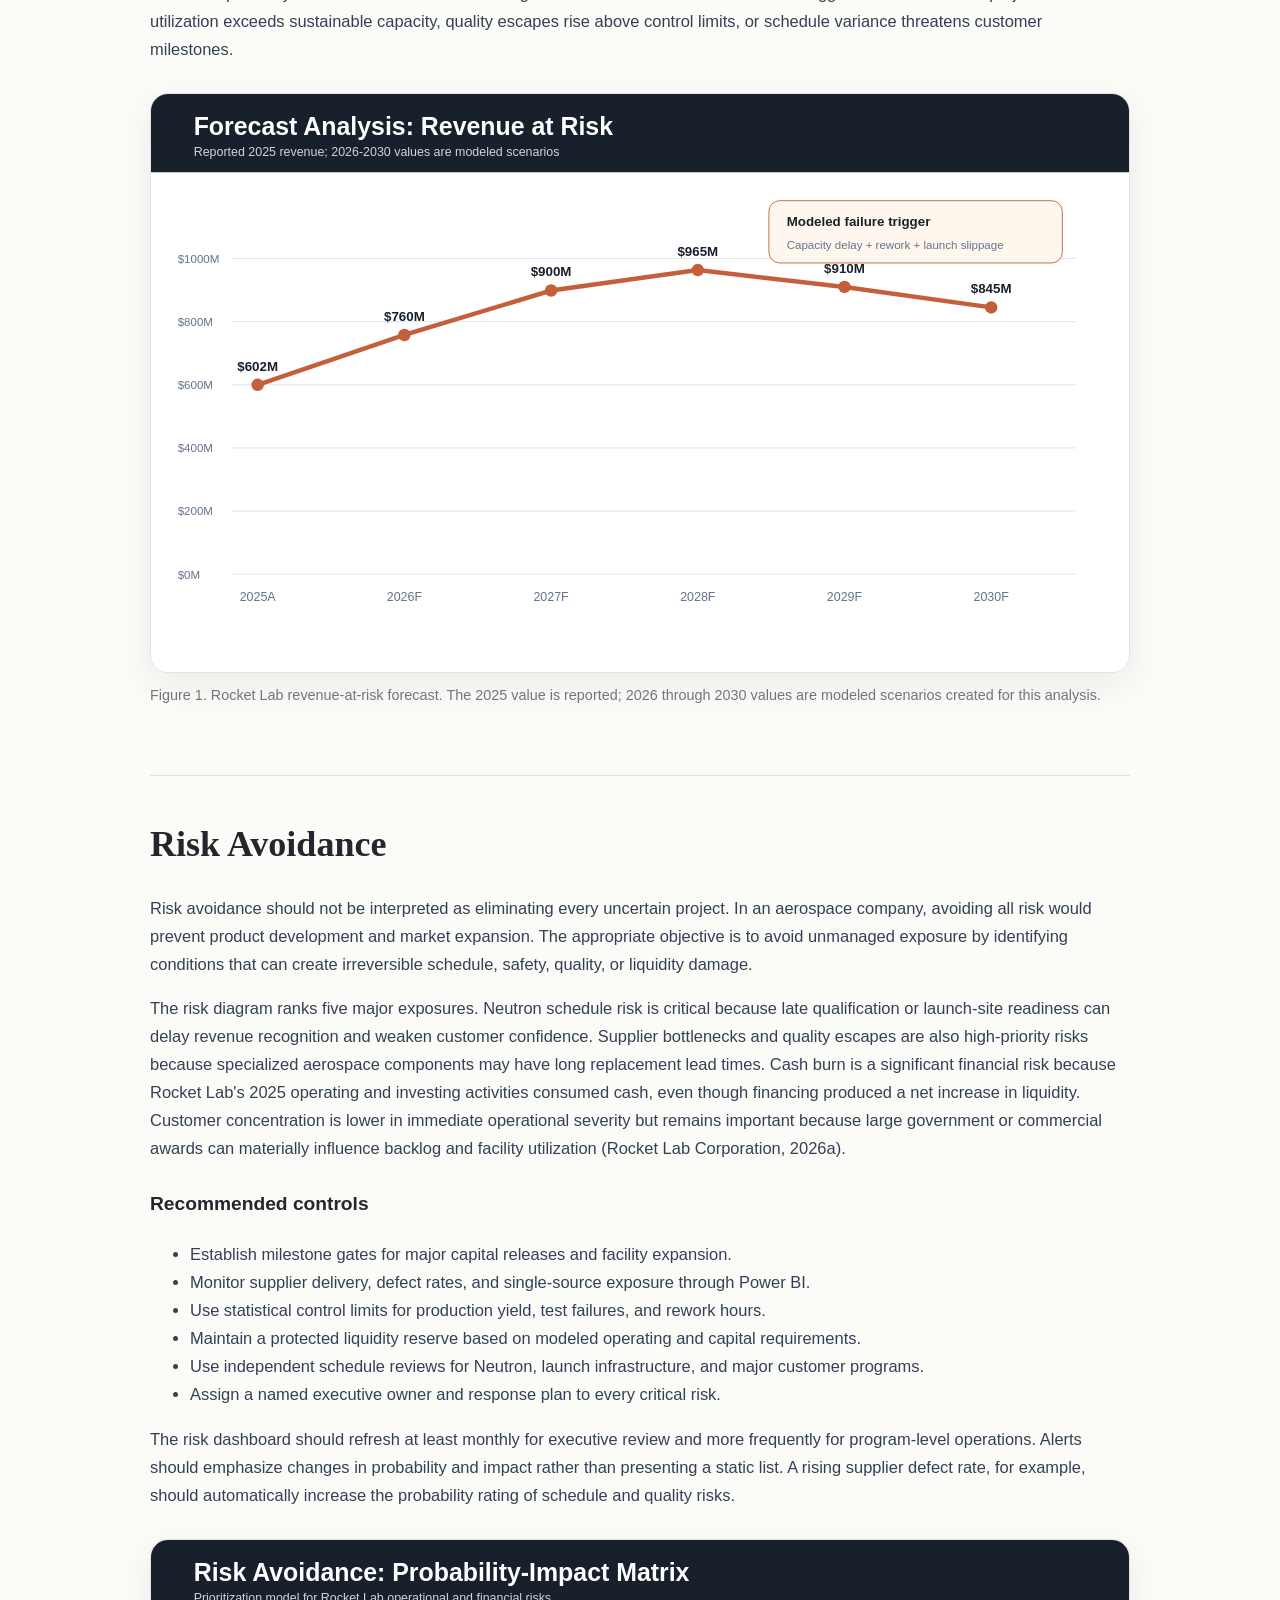
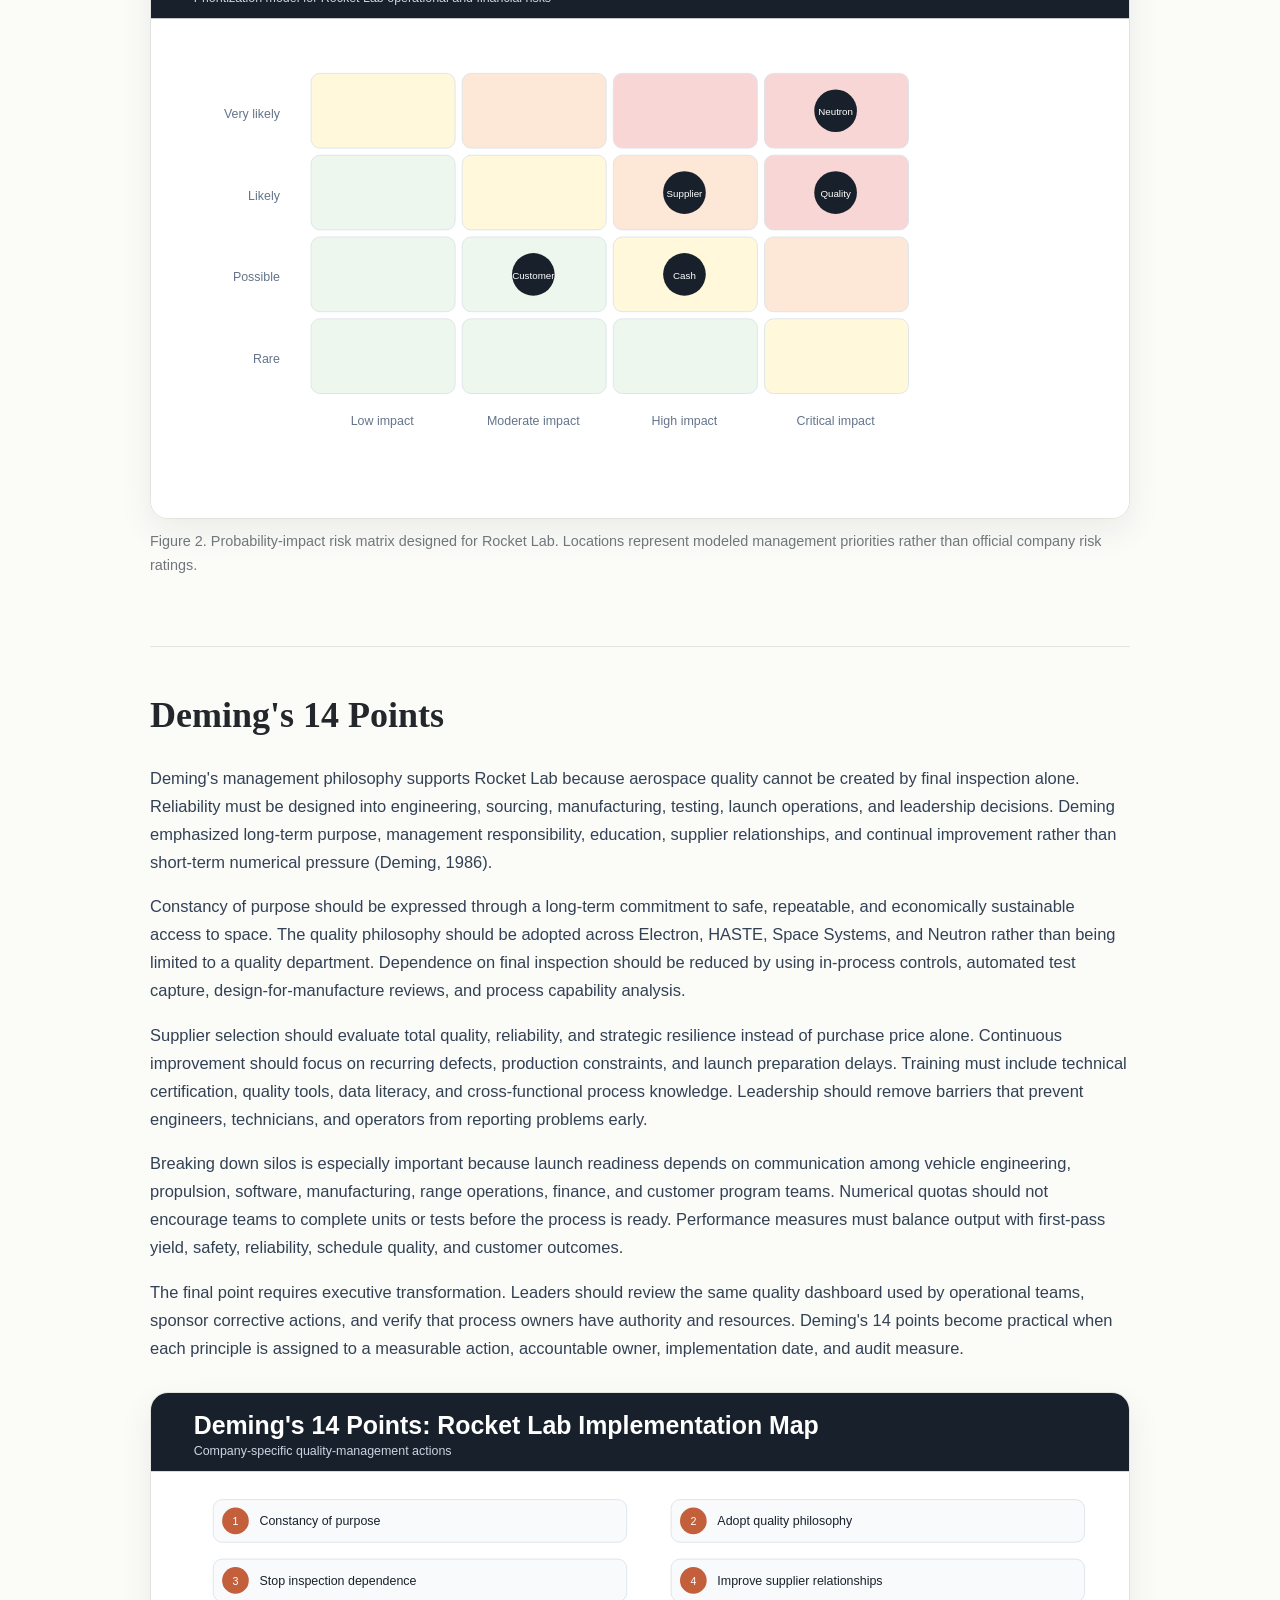
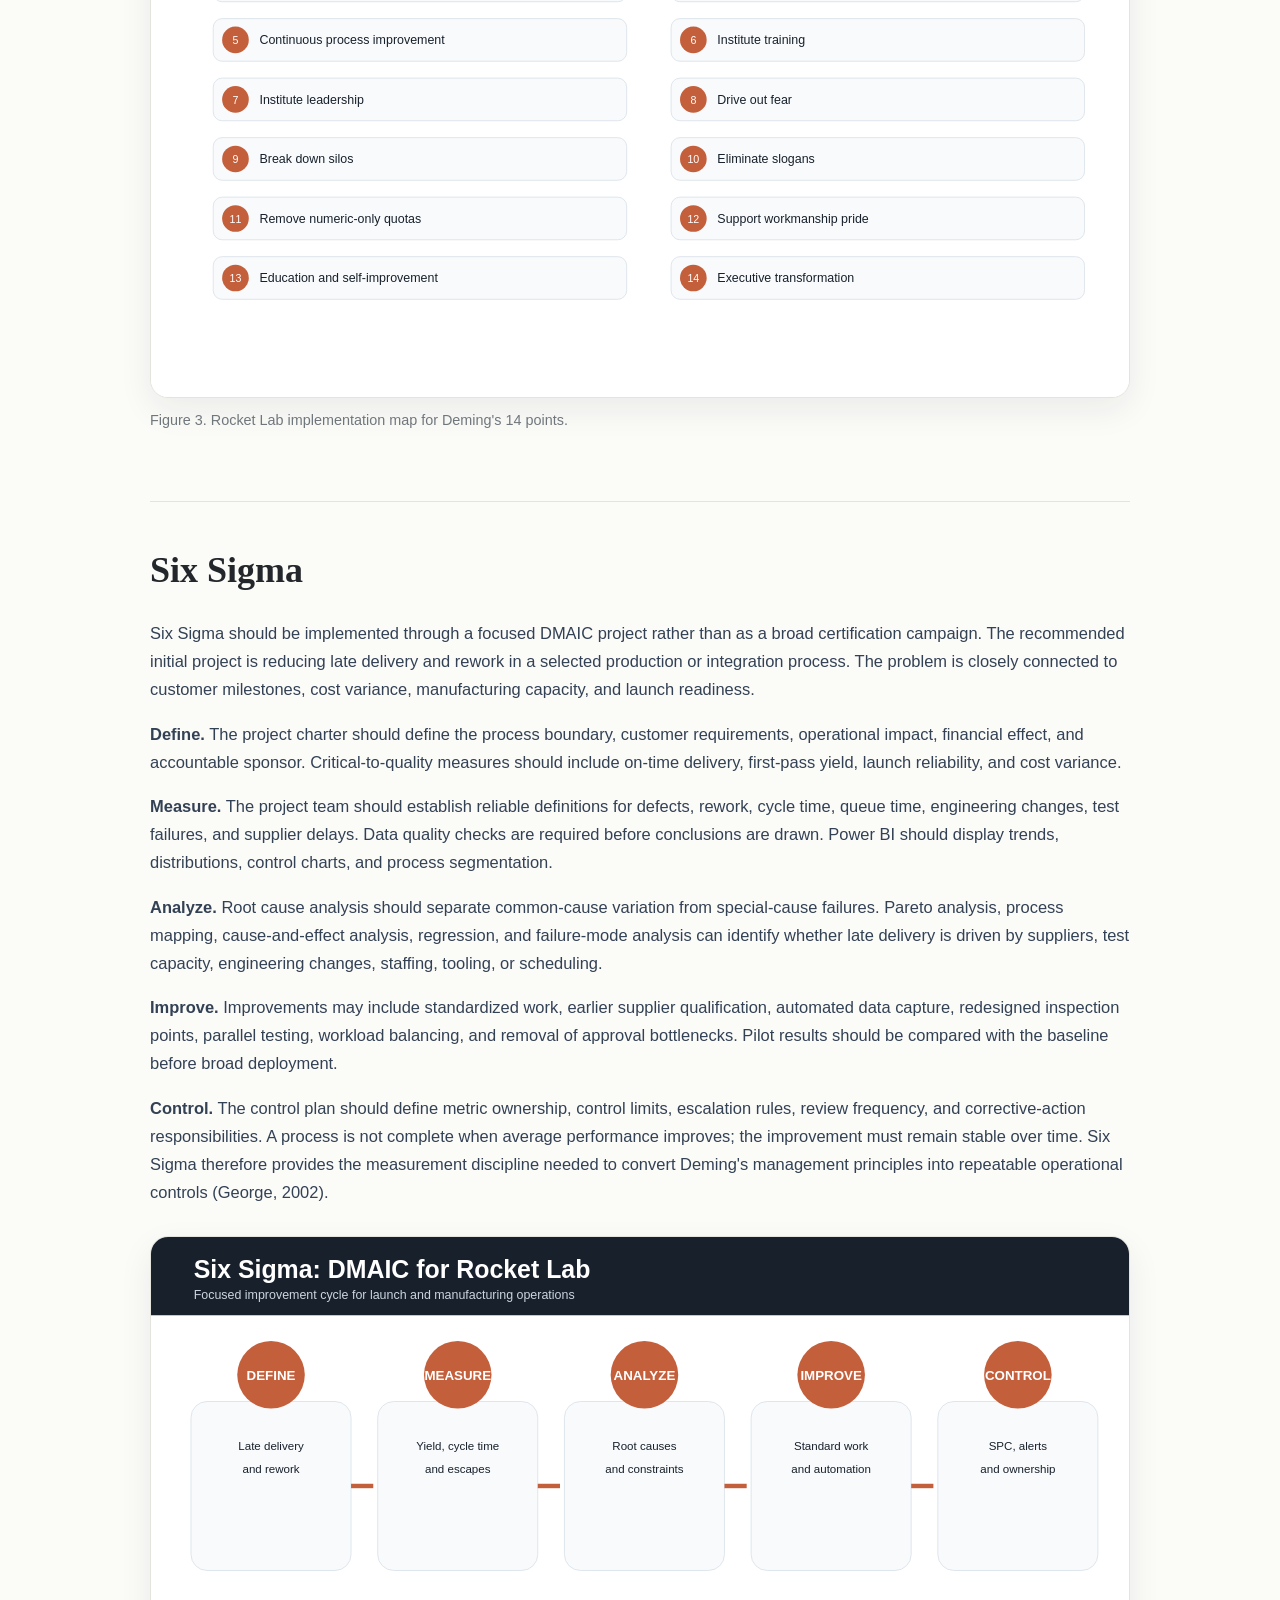
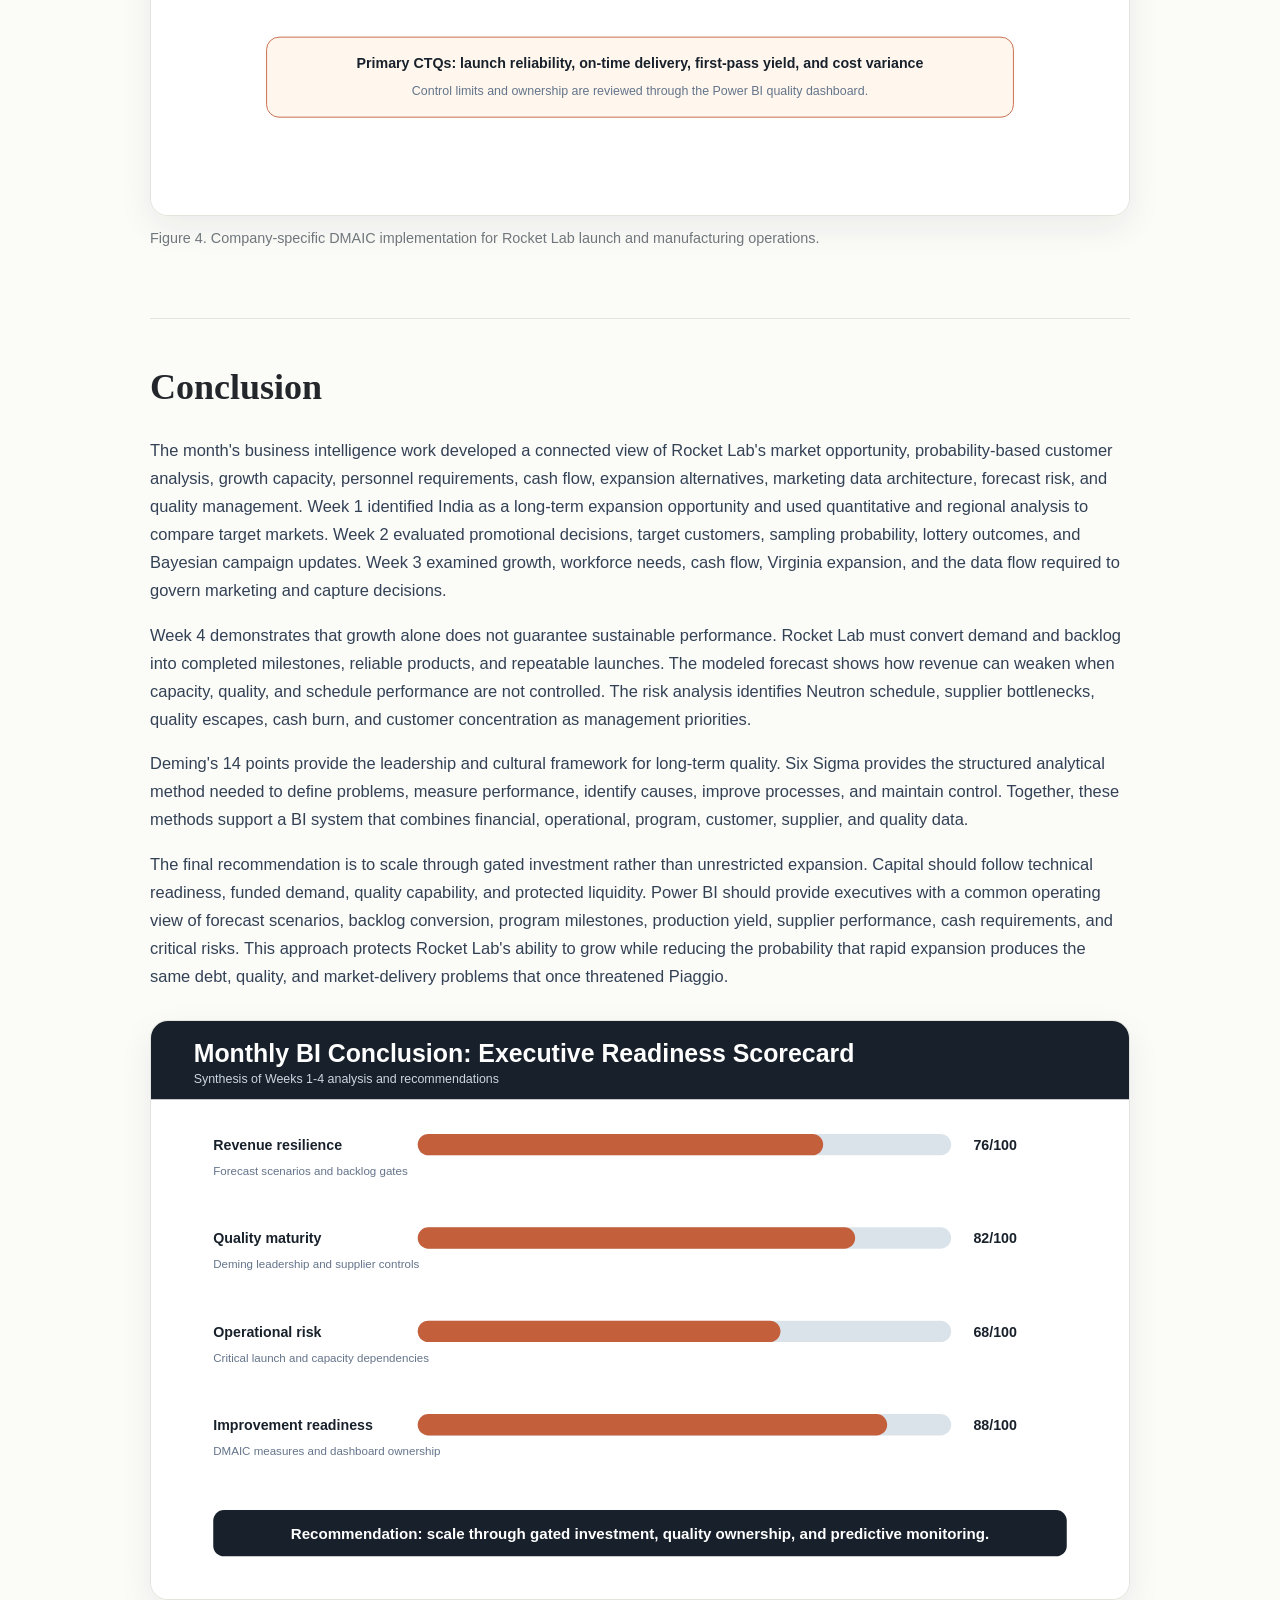
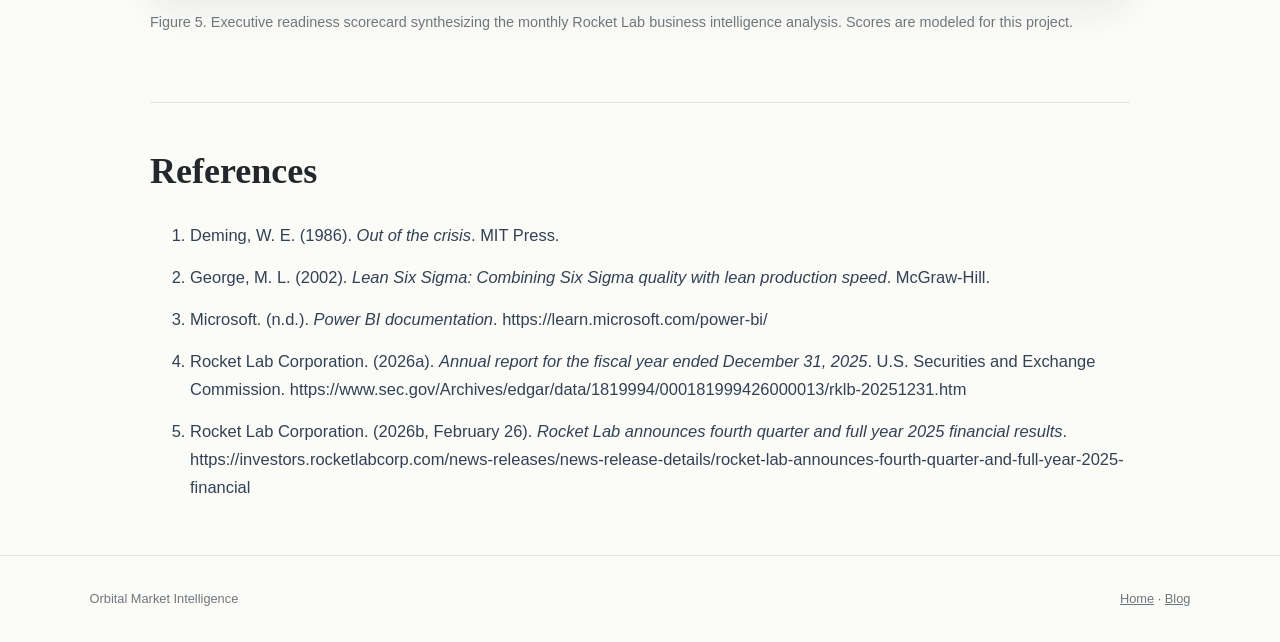
<file: rklb-market-analysis/blog/rklb-week4-forecast-quality.html>
<!doctype html><html lang="en"><head><meta charset="utf-8"><meta name="viewport" content="width=device-width,initial-scale=1"><meta name="description" content="Rocket Lab forecast, risk avoidance, Deming quality management, Six Sigma, and monthly BI conclusion."><title>Rocket Lab Forecast and Quality | Orbital Market Intelligence</title><link rel="stylesheet" href="../home.css"><style>.article-shell{max-width:980px;margin:0 auto}.article-hero{padding:74px 0 42px}.article-hero h1{font-family:Georgia,serif;font-size:clamp(2.5rem,6vw,4.8rem);line-height:1.02;margin:.35rem 0 1rem}.article-hero p{max-width:780px;color:var(--muted);font-size:1.08rem}.article-section{padding:38px 0;border-top:1px solid var(--line)}.article-section h2{font-family:Georgia,serif;font-size:2.25rem;margin:0 0 18px}.article-section h3{font-size:1.2rem;margin-top:26px}.article-section p,.article-section li{font-size:1.03rem;color:#334155}.figure{margin:30px 0}.figure img{width:100%;display:block;border:1px solid var(--line);border-radius:18px;background:#fff;box-shadow:var(--shadow)}.figure figcaption{color:var(--muted);font-size:.9rem;margin-top:10px}.metric-grid{display:grid;grid-template-columns:repeat(auto-fit,minmax(180px,1fr));gap:16px;margin:28px 0}.metric{padding:22px;border:1px solid var(--line);border-radius:16px;background:#fff}.metric strong{display:block;font-family:Georgia,serif;font-size:1.8rem;color:var(--accent)}.callout{padding:22px;border-left:5px solid var(--accent);background:#fff7ed;border-radius:10px;margin:26px 0}.refs li{margin-bottom:14px}.section-nav{display:flex;flex-wrap:wrap;gap:10px;margin:26px 0}.section-nav a{padding:8px 12px;border-radius:999px;background:#fff;border:1px solid var(--line);text-decoration:none;color:var(--accent);font-weight:700}@media(max-width:700px){.article-section h2{font-size:1.85rem}}</style></head><body><header class="site-header"><a class="brand" href="../index.html"><span class="brand-mark">OMI</span><span>Orbital Market Intelligence</span></a><nav><a href="../index.html">Home</a><a href="index.html">Blog</a><a href="../index.html#about">About</a></nav></header><main class="article-shell"><section class="article-hero"><p class="eyebrow">WEEK 4 · FORECAST AND PREDICTION · AUGUST 2026</p><h1>Rocket Lab Corporation: Forecast, Risk, and Quality Management</h1><p>A five-part business intelligence assessment of the future consequences of unmanaged growth, risk avoidance, Deming's 14 points, Six Sigma implementation, and the combined strategic conclusions developed during the month.</p><div class="metric-grid"><div class="metric"><strong>$601.8M</strong>2025 reported revenue</div><div class="metric"><strong>$965M</strong>modeled 2028 peak</div><div class="metric"><strong>5</strong>critical BI risk areas</div><div class="metric"><strong>DMAIC</strong>quality framework</div></div><div class="section-nav"><a href="#forecast">Forecast</a><a href="#risk">Risk</a><a href="#deming">Deming</a><a href="#six-sigma">Six Sigma</a><a href="#conclusion">Conclusion</a></div><div class="callout"><strong>Executive recommendation:</strong> Rocket Lab should use gated capacity investment, predictive risk monitoring, supplier quality controls, and DMAIC process ownership to prevent rapid growth from producing schedule failure, rework, and unstable cash requirements.</div></section><section id="forecast" class="article-section"><h2>Forecast Analysis</h2><p>Rocket Lab is operating in a situation comparable to Piaggio before its turnaround because strong market opportunity can be undermined by capacity strain, inconsistent quality, debt pressure, and an inability to deliver at the pace demanded by customers. Rocket Lab's immediate area requiring business intelligence attention is the relationship among Neutron development, manufacturing capacity, launch readiness, and cash consumption. The company reported $601.8 million in 2025 revenue, but it also used substantial cash in operations and investing activities while relying on financing to support expansion (Rocket Lab Corporation, 2026a).</p><p>The forecast visual uses the reported 2025 revenue as a baseline and models a scenario in which revenue reaches $760 million in 2026, $900 million in 2027, and $965 million in 2028. The failure scenario begins after 2028. If launch delays, supplier constraints, quality escapes, and production rework are not controlled, modeled revenue declines to $910 million in 2029 and $845 million in 2030. These values are analytical projections rather than company guidance.</p><p>The pattern represents a capacity ceiling. Demand may remain available, but recognized revenue weakens when launches slip, milestones are delayed, and production resources are consumed by rework. The forecast should therefore be connected to leading indicators instead of revenue alone. Required indicators include first-pass yield, supplier defect rate, critical-path schedule variance, launch-site readiness, engine test completion, customer milestone achievement, overtime, backlog conversion, and unrestricted liquidity.</p><p>A monthly executive forecast should include a base case, controlled-growth case, and failure case. The controlled-growth case should release capital only after technical and contractual gates are met. The failure case should trigger intervention when projected utilization exceeds sustainable capacity, quality escapes rise above control limits, or schedule variance threatens customer milestones.</p><figure class="figure"><img src="week4-forecast.svg" alt="Revenue at risk forecast"><figcaption>Figure 1. Rocket Lab revenue-at-risk forecast. The 2025 value is reported; 2026 through 2030 values are modeled scenarios created for this analysis.</figcaption></figure></section><section id="risk" class="article-section"><h2>Risk Avoidance</h2><p>Risk avoidance should not be interpreted as eliminating every uncertain project. In an aerospace company, avoiding all risk would prevent product development and market expansion. The appropriate objective is to avoid unmanaged exposure by identifying conditions that can create irreversible schedule, safety, quality, or liquidity damage.</p><p>The risk diagram ranks five major exposures. Neutron schedule risk is critical because late qualification or launch-site readiness can delay revenue recognition and weaken customer confidence. Supplier bottlenecks and quality escapes are also high-priority risks because specialized aerospace components may have long replacement lead times. Cash burn is a significant financial risk because Rocket Lab's 2025 operating and investing activities consumed cash, even though financing produced a net increase in liquidity. Customer concentration is lower in immediate operational severity but remains important because large government or commercial awards can materially influence backlog and facility utilization (Rocket Lab Corporation, 2026a).</p><h3>Recommended controls</h3><ul><li>Establish milestone gates for major capital releases and facility expansion.</li><li>Monitor supplier delivery, defect rates, and single-source exposure through Power BI.</li><li>Use statistical control limits for production yield, test failures, and rework hours.</li><li>Maintain a protected liquidity reserve based on modeled operating and capital requirements.</li><li>Use independent schedule reviews for Neutron, launch infrastructure, and major customer programs.</li><li>Assign a named executive owner and response plan to every critical risk.</li></ul><p>The risk dashboard should refresh at least monthly for executive review and more frequently for program-level operations. Alerts should emphasize changes in probability and impact rather than presenting a static list. A rising supplier defect rate, for example, should automatically increase the probability rating of schedule and quality risks.</p><figure class="figure"><img src="week4-risk.svg" alt="Probability impact risk matrix"><figcaption>Figure 2. Probability-impact risk matrix designed for Rocket Lab. Locations represent modeled management priorities rather than official company risk ratings.</figcaption></figure></section><section id="deming" class="article-section"><h2>Deming's 14 Points</h2><p>Deming's management philosophy supports Rocket Lab because aerospace quality cannot be created by final inspection alone. Reliability must be designed into engineering, sourcing, manufacturing, testing, launch operations, and leadership decisions. Deming emphasized long-term purpose, management responsibility, education, supplier relationships, and continual improvement rather than short-term numerical pressure (Deming, 1986).</p><p>Constancy of purpose should be expressed through a long-term commitment to safe, repeatable, and economically sustainable access to space. The quality philosophy should be adopted across Electron, HASTE, Space Systems, and Neutron rather than being limited to a quality department. Dependence on final inspection should be reduced by using in-process controls, automated test capture, design-for-manufacture reviews, and process capability analysis.</p><p>Supplier selection should evaluate total quality, reliability, and strategic resilience instead of purchase price alone. Continuous improvement should focus on recurring defects, production constraints, and launch preparation delays. Training must include technical certification, quality tools, data literacy, and cross-functional process knowledge. Leadership should remove barriers that prevent engineers, technicians, and operators from reporting problems early.</p><p>Breaking down silos is especially important because launch readiness depends on communication among vehicle engineering, propulsion, software, manufacturing, range operations, finance, and customer program teams. Numerical quotas should not encourage teams to complete units or tests before the process is ready. Performance measures must balance output with first-pass yield, safety, reliability, schedule quality, and customer outcomes.</p><p>The final point requires executive transformation. Leaders should review the same quality dashboard used by operational teams, sponsor corrective actions, and verify that process owners have authority and resources. Deming's 14 points become practical when each principle is assigned to a measurable action, accountable owner, implementation date, and audit measure.</p><figure class="figure"><img src="week4-deming.svg" alt="Deming 14 points implementation map"><figcaption>Figure 3. Rocket Lab implementation map for Deming's 14 points.</figcaption></figure></section><section id="six-sigma" class="article-section"><h2>Six Sigma</h2><p>Six Sigma should be implemented through a focused DMAIC project rather than as a broad certification campaign. The recommended initial project is reducing late delivery and rework in a selected production or integration process. The problem is closely connected to customer milestones, cost variance, manufacturing capacity, and launch readiness.</p><p><strong>Define.</strong> The project charter should define the process boundary, customer requirements, operational impact, financial effect, and accountable sponsor. Critical-to-quality measures should include on-time delivery, first-pass yield, launch reliability, and cost variance.</p><p><strong>Measure.</strong> The project team should establish reliable definitions for defects, rework, cycle time, queue time, engineering changes, test failures, and supplier delays. Data quality checks are required before conclusions are drawn. Power BI should display trends, distributions, control charts, and process segmentation.</p><p><strong>Analyze.</strong> Root cause analysis should separate common-cause variation from special-cause failures. Pareto analysis, process mapping, cause-and-effect analysis, regression, and failure-mode analysis can identify whether late delivery is driven by suppliers, test capacity, engineering changes, staffing, tooling, or scheduling.</p><p><strong>Improve.</strong> Improvements may include standardized work, earlier supplier qualification, automated data capture, redesigned inspection points, parallel testing, workload balancing, and removal of approval bottlenecks. Pilot results should be compared with the baseline before broad deployment.</p><p><strong>Control.</strong> The control plan should define metric ownership, control limits, escalation rules, review frequency, and corrective-action responsibilities. A process is not complete when average performance improves; the improvement must remain stable over time. Six Sigma therefore provides the measurement discipline needed to convert Deming's management principles into repeatable operational controls (George, 2002).</p><figure class="figure"><img src="week4-six-sigma.svg" alt="Six Sigma DMAIC diagram"><figcaption>Figure 4. Company-specific DMAIC implementation for Rocket Lab launch and manufacturing operations.</figcaption></figure></section><section id="conclusion" class="article-section"><h2>Conclusion</h2><p>The month's business intelligence work developed a connected view of Rocket Lab's market opportunity, probability-based customer analysis, growth capacity, personnel requirements, cash flow, expansion alternatives, marketing data architecture, forecast risk, and quality management. Week 1 identified India as a long-term expansion opportunity and used quantitative and regional analysis to compare target markets. Week 2 evaluated promotional decisions, target customers, sampling probability, lottery outcomes, and Bayesian campaign updates. Week 3 examined growth, workforce needs, cash flow, Virginia expansion, and the data flow required to govern marketing and capture decisions.</p><p>Week 4 demonstrates that growth alone does not guarantee sustainable performance. Rocket Lab must convert demand and backlog into completed milestones, reliable products, and repeatable launches. The modeled forecast shows how revenue can weaken when capacity, quality, and schedule performance are not controlled. The risk analysis identifies Neutron schedule, supplier bottlenecks, quality escapes, cash burn, and customer concentration as management priorities.</p><p>Deming's 14 points provide the leadership and cultural framework for long-term quality. Six Sigma provides the structured analytical method needed to define problems, measure performance, identify causes, improve processes, and maintain control. Together, these methods support a BI system that combines financial, operational, program, customer, supplier, and quality data.</p><p>The final recommendation is to scale through gated investment rather than unrestricted expansion. Capital should follow technical readiness, funded demand, quality capability, and protected liquidity. Power BI should provide executives with a common operating view of forecast scenarios, backlog conversion, program milestones, production yield, supplier performance, cash requirements, and critical risks. This approach protects Rocket Lab's ability to grow while reducing the probability that rapid expansion produces the same debt, quality, and market-delivery problems that once threatened Piaggio.</p><figure class="figure"><img src="week4-conclusion.svg" alt="Executive readiness scorecard"><figcaption>Figure 5. Executive readiness scorecard synthesizing the monthly Rocket Lab business intelligence analysis. Scores are modeled for this project.</figcaption></figure></section><section class="article-section"><h2>References</h2><ol class="refs"><li>Deming, W. E. (1986). <em>Out of the crisis</em>. MIT Press.</li><li>George, M. L. (2002). <em>Lean Six Sigma: Combining Six Sigma quality with lean production speed</em>. McGraw-Hill.</li><li>Microsoft. (n.d.). <em>Power BI documentation</em>. https://learn.microsoft.com/power-bi/</li><li>Rocket Lab Corporation. (2026a). <em>Annual report for the fiscal year ended December 31, 2025</em>. U.S. Securities and Exchange Commission. https://www.sec.gov/Archives/edgar/data/1819994/000181999426000013/rklb-20251231.htm</li><li>Rocket Lab Corporation. (2026b, February 26). <em>Rocket Lab announces fourth quarter and full year 2025 financial results</em>. https://investors.rocketlabcorp.com/news-releases/news-release-details/rocket-lab-announces-fourth-quarter-and-full-year-2025-financial</li></ol></section></main><footer><span>Orbital Market Intelligence</span><span><a href="../index.html">Home</a> · <a href="index.html">Blog</a></span></footer></body></html>
</file>
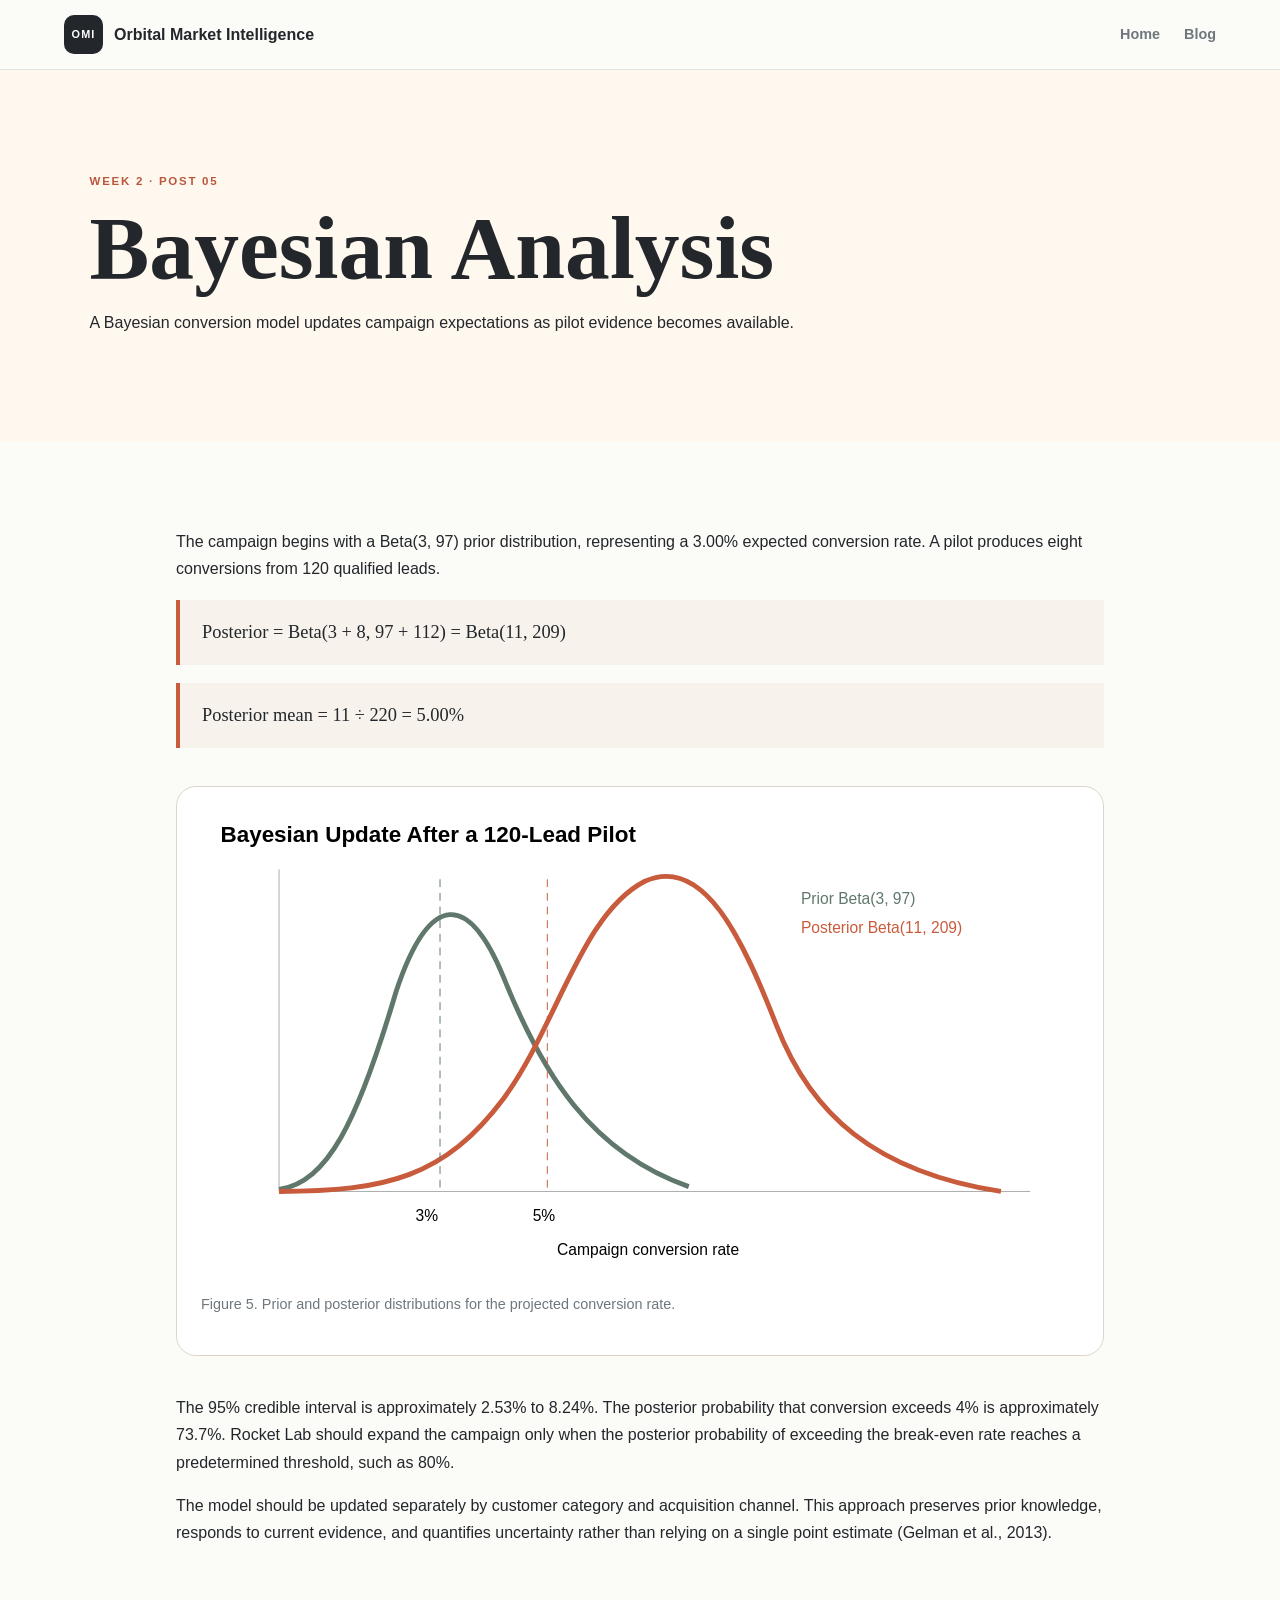
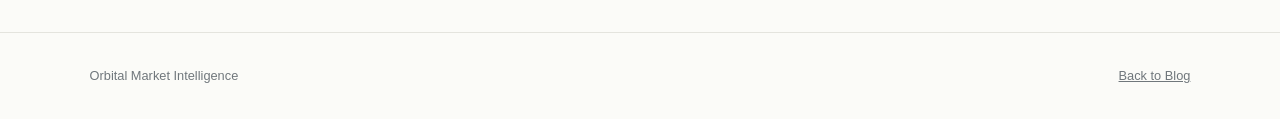
<file: rklb-market-analysis/blog/week2-bayesian-analysis.html>
<!doctype html><html lang="en"><head><meta charset="utf-8"><meta name="viewport" content="width=device-width,initial-scale=1"><title>Bayesian Analysis | Orbital Market Intelligence</title><link rel="stylesheet" href="../home.css"><style>.article{max-width:980px;margin:auto;padding:70px 26px}.hero{padding:90px 7vw;background:#fff8ef}.hero h1{font:600 clamp(3rem,7vw,6rem)/1 Georgia,serif;margin:12px 0}.viz{margin:38px 0;padding:24px;border:1px solid #ddd5c9;border-radius:20px;background:#fff}.formula{padding:22px;border-left:4px solid #c85b3c;background:#f7f3ec;font:1.15rem Georgia,serif;margin:18px 0}.note{color:#6e777d;font-size:.9rem}svg{width:100%;height:auto}</style></head><body><header class="site-header"><a class="brand" href="../index.html"><span class="brand-mark">OMI</span><span>Orbital Market Intelligence</span></a><nav><a href="../index.html">Home</a><a href="index.html">Blog</a></nav></header><section class="hero"><p class="eyebrow">WEEK 2 · POST 05</p><h1>Bayesian Analysis</h1><p>A Bayesian conversion model updates campaign expectations as pilot evidence becomes available.</p></section><main class="article"><p>The campaign begins with a Beta(3, 97) prior distribution, representing a 3.00% expected conversion rate. A pilot produces eight conversions from 120 qualified leads.</p><div class="formula">Posterior = Beta(3 + 8, 97 + 112) = Beta(11, 209)</div><div class="formula">Posterior mean = 11 ÷ 220 = 5.00%</div><div class="viz"><svg viewBox="0 0 900 470" role="img"><text x="20" y="32" font-size="23" font-weight="700">Bayesian Update After a 120-Lead Pilot</text><line x1="80" y1="390" x2="850" y2="390" stroke="#aaa"/><line x1="80" y1="60" x2="80" y2="390" stroke="#aaa"/><path d="M80 388 C130 380 160 320 200 185 C235 80 275 85 310 170 C350 270 400 350 500 385" fill="none" stroke="#60786b" stroke-width="5"/><path d="M80 390 C190 390 250 375 310 295 C365 220 390 105 455 72 C515 45 555 130 590 220 C625 310 690 370 820 390" fill="none" stroke="#c85b3c" stroke-width="5"/><line x1="245" y1="70" x2="245" y2="390" stroke="#60786b" stroke-dasharray="8 6"/><line x1="355" y1="70" x2="355" y2="390" stroke="#c85b3c" stroke-dasharray="8 6"/><g font-size="16"><text x="615" y="95" fill="#60786b">Prior Beta(3, 97)</text><text x="615" y="125" fill="#c85b3c">Posterior Beta(11, 209)</text><text x="220" y="420">3%</text><text x="340" y="420">5%</text><text x="365" y="455">Campaign conversion rate</text></g></svg><p class="note">Figure 5. Prior and posterior distributions for the projected conversion rate.</p></div><p>The 95% credible interval is approximately 2.53% to 8.24%. The posterior probability that conversion exceeds 4% is approximately 73.7%. Rocket Lab should expand the campaign only when the posterior probability of exceeding the break-even rate reaches a predetermined threshold, such as 80%.</p><p>The model should be updated separately by customer category and acquisition channel. This approach preserves prior knowledge, responds to current evidence, and quantifies uncertainty rather than relying on a single point estimate (Gelman et al., 2013).</p></main><footer><span>Orbital Market Intelligence</span><span><a href="index.html">Back to Blog</a></span></footer></body></html>
</file>
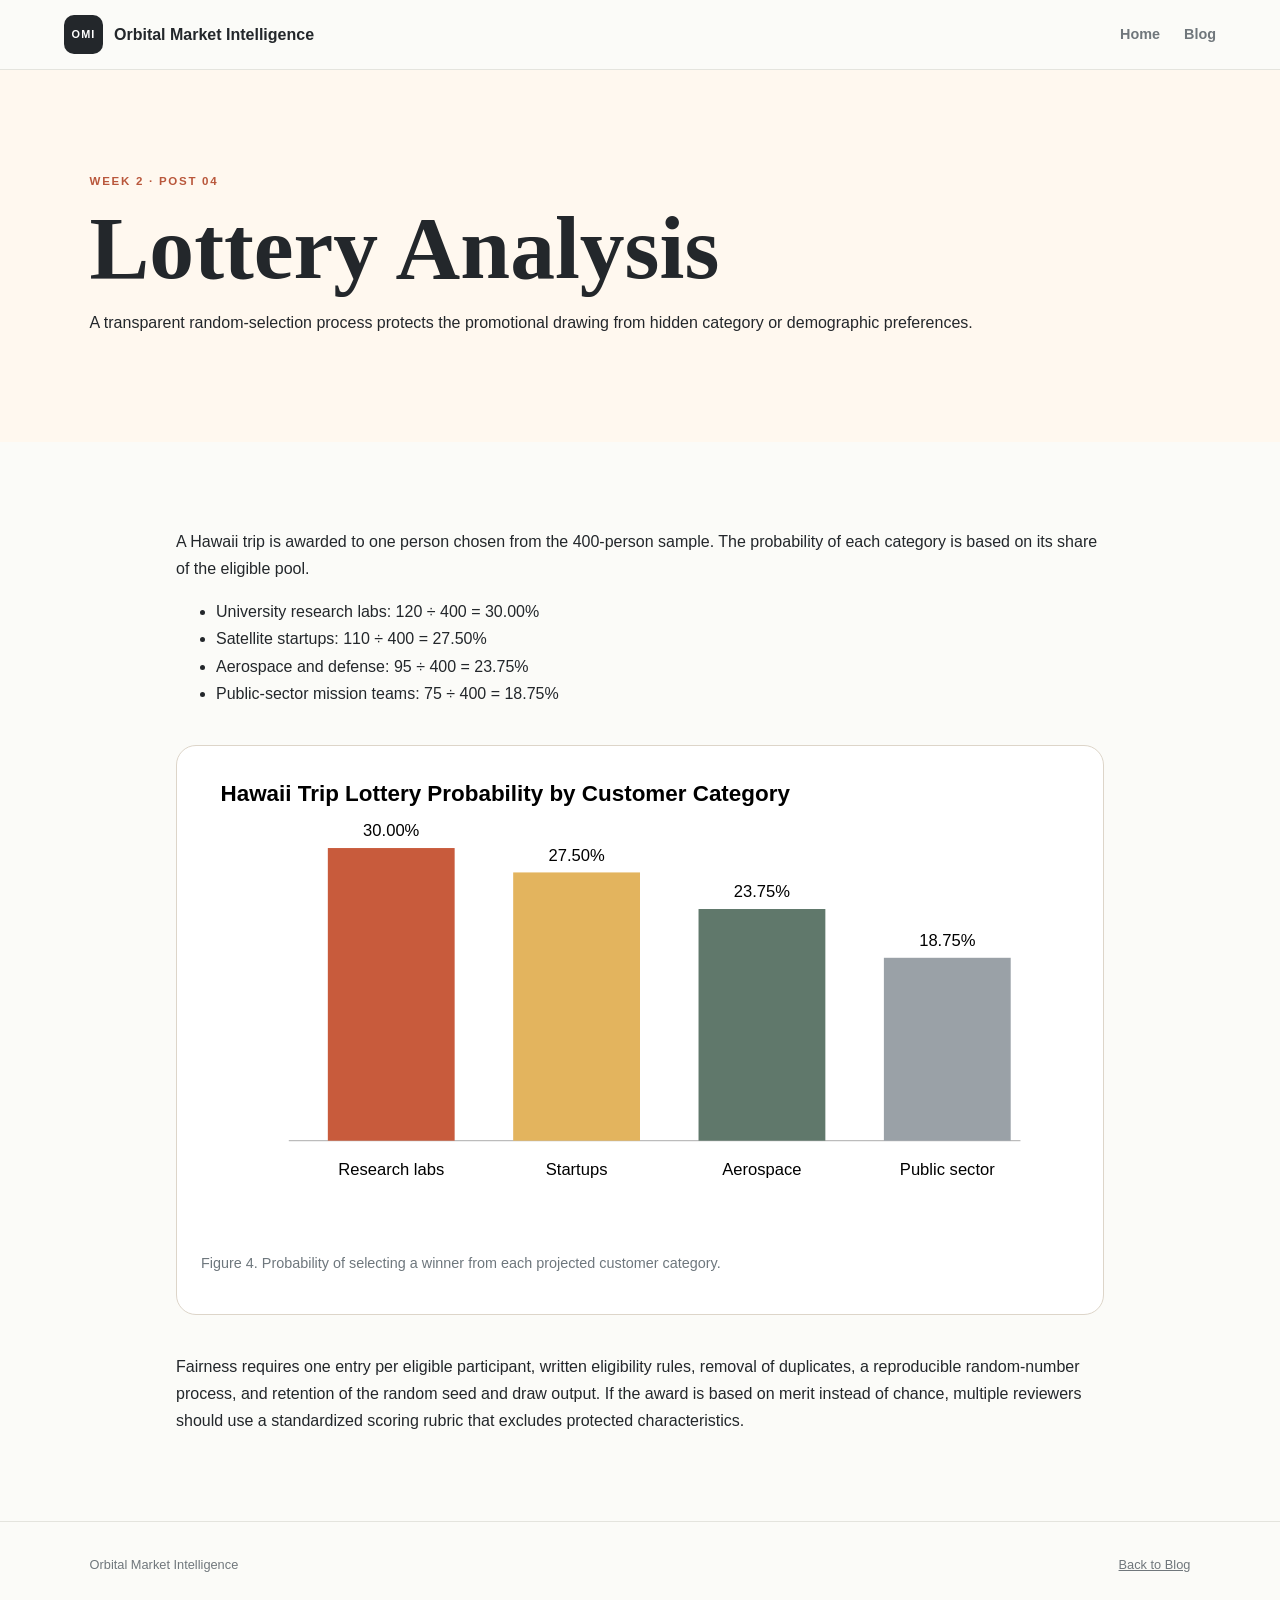
<file: rklb-market-analysis/blog/week2-lottery-analysis.html>
<!doctype html><html lang="en"><head><meta charset="utf-8"><meta name="viewport" content="width=device-width,initial-scale=1"><title>Lottery Analysis | Orbital Market Intelligence</title><link rel="stylesheet" href="../home.css"><style>.article{max-width:980px;margin:auto;padding:70px 26px}.hero{padding:90px 7vw;background:#fff8ef}.hero h1{font:600 clamp(3rem,7vw,6rem)/1 Georgia,serif;margin:12px 0}.viz{margin:38px 0;padding:24px;border:1px solid #ddd5c9;border-radius:20px;background:#fff}.note{color:#6e777d;font-size:.9rem}svg{width:100%;height:auto}</style></head><body><header class="site-header"><a class="brand" href="../index.html"><span class="brand-mark">OMI</span><span>Orbital Market Intelligence</span></a><nav><a href="../index.html">Home</a><a href="index.html">Blog</a></nav></header><section class="hero"><p class="eyebrow">WEEK 2 · POST 04</p><h1>Lottery Analysis</h1><p>A transparent random-selection process protects the promotional drawing from hidden category or demographic preferences.</p></section><main class="article"><p>A Hawaii trip is awarded to one person chosen from the 400-person sample. The probability of each category is based on its share of the eligible pool.</p><ul><li>University research labs: 120 ÷ 400 = 30.00%</li><li>Satellite startups: 110 ÷ 400 = 27.50%</li><li>Aerospace and defense: 95 ÷ 400 = 23.75%</li><li>Public-sector mission teams: 75 ÷ 400 = 18.75%</li></ul><div class="viz"><svg viewBox="0 0 900 470" role="img"><text x="20" y="32" font-size="23" font-weight="700">Hawaii Trip Lottery Probability by Customer Category</text><line x1="90" y1="380" x2="840" y2="380" stroke="#aaa"/><rect x="130" y="80" width="130" height="300" fill="#c85b3c"/><rect x="320" y="105" width="130" height="275" fill="#e3b45e"/><rect x="510" y="142.5" width="130" height="237.5" fill="#60786b"/><rect x="700" y="192.5" width="130" height="187.5" fill="#9aa1a7"/><g font-size="17" text-anchor="middle"><text x="195" y="68">30.00%</text><text x="385" y="93">27.50%</text><text x="575" y="130">23.75%</text><text x="765" y="180">18.75%</text><text x="195" y="415">Research labs</text><text x="385" y="415">Startups</text><text x="575" y="415">Aerospace</text><text x="765" y="415">Public sector</text></g></svg><p class="note">Figure 4. Probability of selecting a winner from each projected customer category.</p></div><p>Fairness requires one entry per eligible participant, written eligibility rules, removal of duplicates, a reproducible random-number process, and retention of the random seed and draw output. If the award is based on merit instead of chance, multiple reviewers should use a standardized scoring rubric that excludes protected characteristics.</p></main><footer><span>Orbital Market Intelligence</span><span><a href="index.html">Back to Blog</a></span></footer></body></html>
</file>
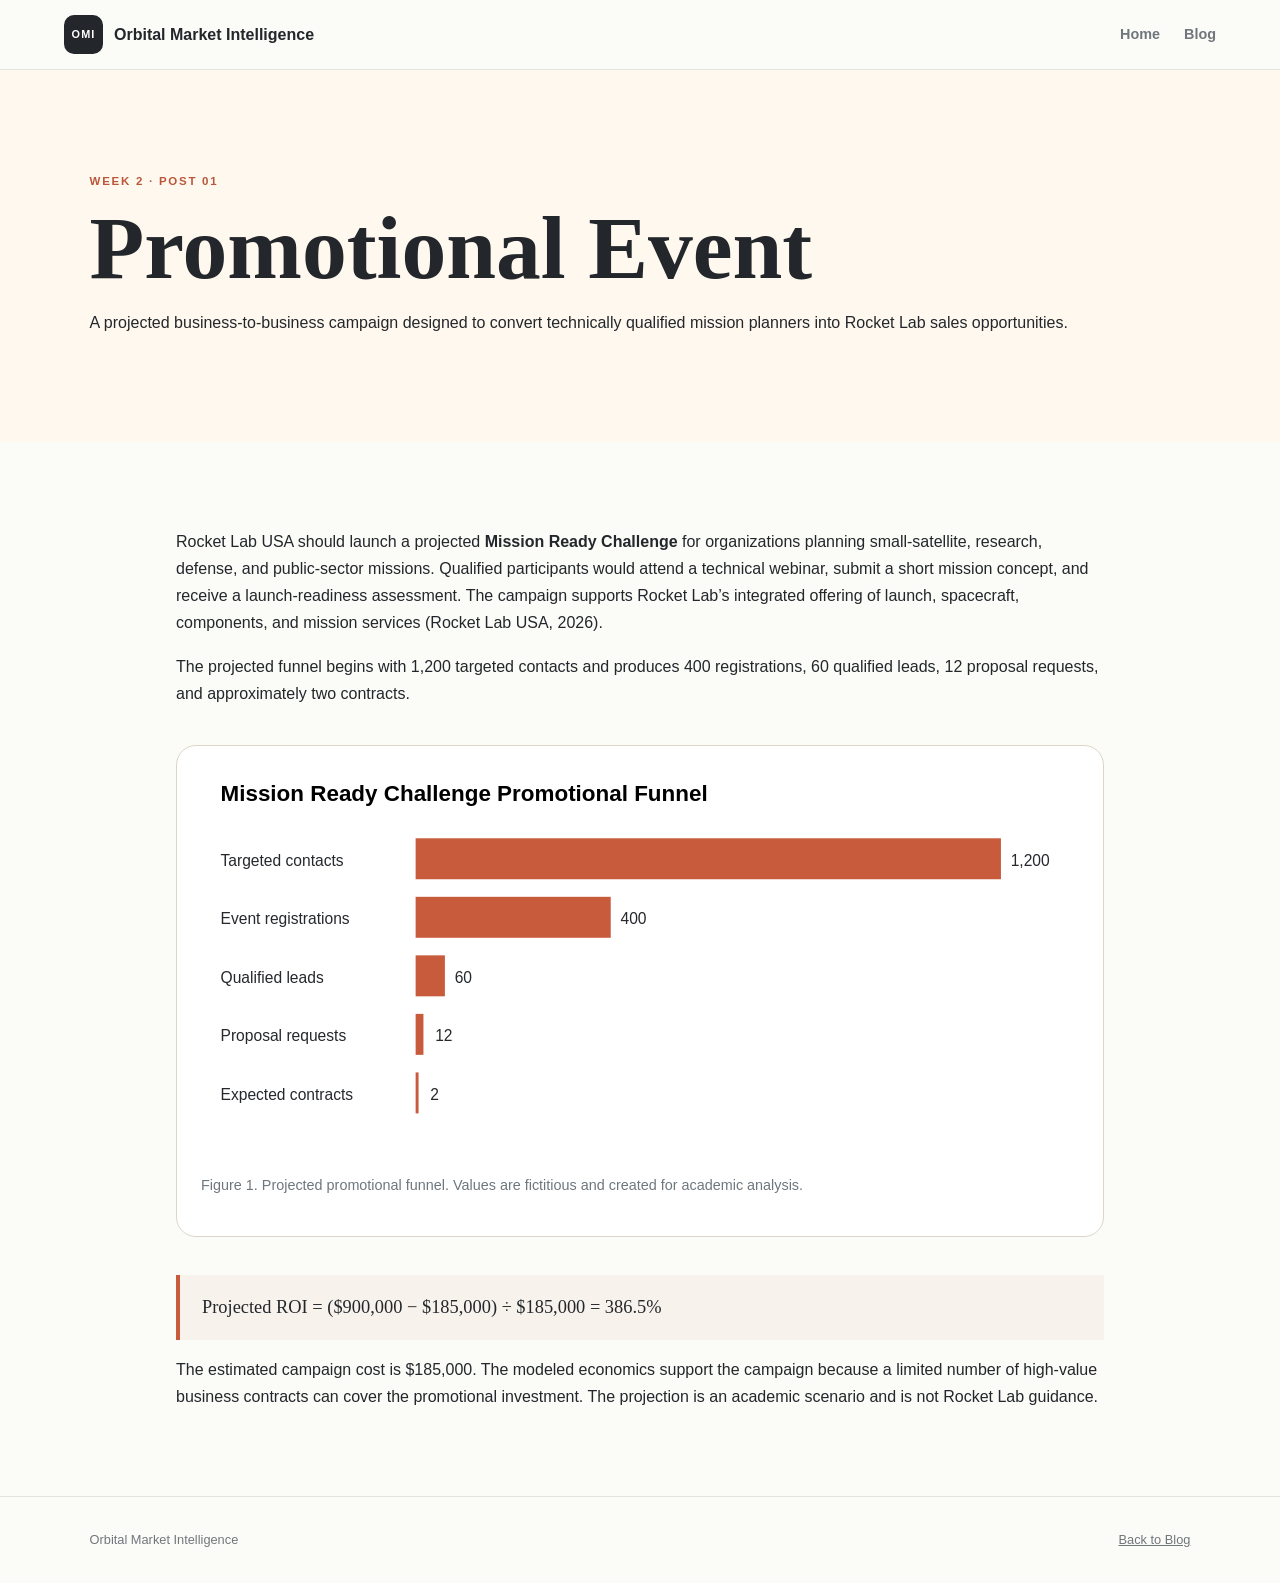
<file: rklb-market-analysis/blog/week2-promotional-event.html>
<!doctype html><html lang="en"><head><meta charset="utf-8"><meta name="viewport" content="width=device-width,initial-scale=1"><title>Promotional Event | Orbital Market Intelligence</title><link rel="stylesheet" href="../home.css"><style>.article{max-width:980px;margin:auto;padding:70px 26px}.hero{padding:90px 7vw;background:#fff8ef}.hero h1{font:600 clamp(3rem,7vw,6rem)/1 Georgia,serif;margin:12px 0}.viz{margin:38px 0;padding:24px;border:1px solid #ddd5c9;border-radius:20px;background:#fff}.formula{padding:22px;border-left:4px solid #c85b3c;background:#f7f3ec;font:1.15rem Georgia,serif}.note{color:#6e777d;font-size:.9rem}svg{width:100%;height:auto}</style></head><body><header class="site-header"><a class="brand" href="../index.html"><span class="brand-mark">OMI</span><span>Orbital Market Intelligence</span></a><nav><a href="../index.html">Home</a><a href="index.html">Blog</a></nav></header><section class="hero"><p class="eyebrow">WEEK 2 · POST 01</p><h1>Promotional Event</h1><p>A projected business-to-business campaign designed to convert technically qualified mission planners into Rocket Lab sales opportunities.</p></section><main class="article"><p>Rocket Lab USA should launch a projected <strong>Mission Ready Challenge</strong> for organizations planning small-satellite, research, defense, and public-sector missions. Qualified participants would attend a technical webinar, submit a short mission concept, and receive a launch-readiness assessment. The campaign supports Rocket Lab’s integrated offering of launch, spacecraft, components, and mission services (Rocket Lab USA, 2026).</p><p>The projected funnel begins with 1,200 targeted contacts and produces 400 registrations, 60 qualified leads, 12 proposal requests, and approximately two contracts.</p><div class="viz"><svg viewBox="0 0 900 390" role="img"><text x="20" y="32" font-size="23" font-weight="700">Mission Ready Challenge Promotional Funnel</text><g fill="#c85b3c"><rect x="220" y="70" width="600" height="42"/><rect x="220" y="130" width="200" height="42"/><rect x="220" y="190" width="30" height="42"/><rect x="220" y="250" width="8" height="42"/><rect x="220" y="310" width="3" height="42"/></g><g font-size="16" fill="#25282c"><text x="20" y="98">Targeted contacts</text><text x="20" y="158">Event registrations</text><text x="20" y="218">Qualified leads</text><text x="20" y="278">Proposal requests</text><text x="20" y="338">Expected contracts</text><text x="830" y="98">1,200</text><text x="430" y="158">400</text><text x="260" y="218">60</text><text x="240" y="278">12</text><text x="235" y="338">2</text></g></svg><p class="note">Figure 1. Projected promotional funnel. Values are fictitious and created for academic analysis.</p></div><div class="formula">Projected ROI = ($900,000 − $185,000) ÷ $185,000 = 386.5%</div><p>The estimated campaign cost is $185,000. The modeled economics support the campaign because a limited number of high-value business contracts can cover the promotional investment. The projection is an academic scenario and is not Rocket Lab guidance.</p></main><footer><span>Orbital Market Intelligence</span><span><a href="index.html">Back to Blog</a></span></footer></body></html>
</file>
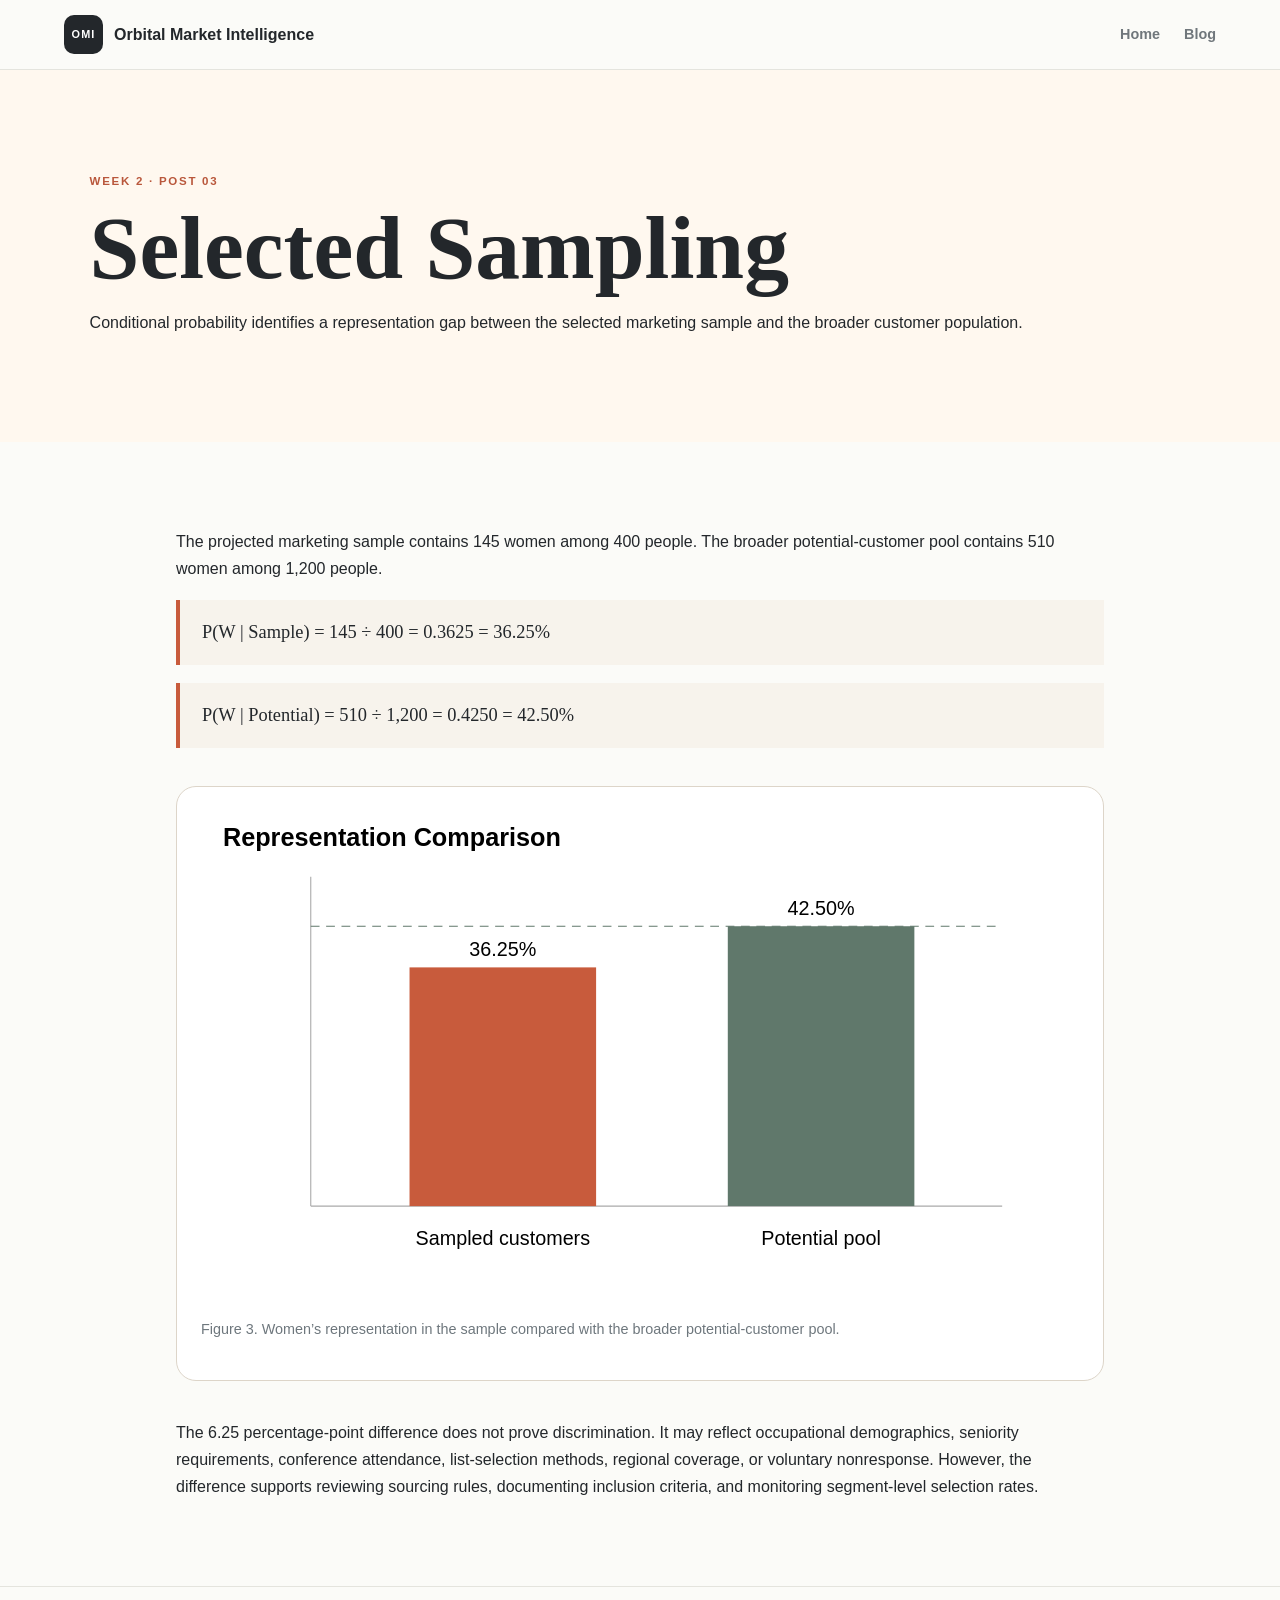
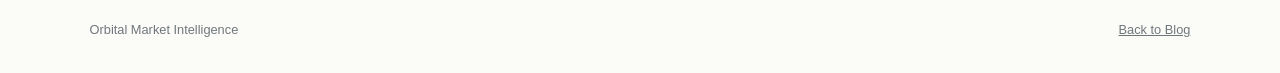
<file: rklb-market-analysis/blog/week2-selected-sampling.html>
<!doctype html><html lang="en"><head><meta charset="utf-8"><meta name="viewport" content="width=device-width,initial-scale=1"><title>Selected Sampling | Orbital Market Intelligence</title><link rel="stylesheet" href="../home.css"><style>.article{max-width:980px;margin:auto;padding:70px 26px}.hero{padding:90px 7vw;background:#fff8ef}.hero h1{font:600 clamp(3rem,7vw,6rem)/1 Georgia,serif;margin:12px 0}.viz{margin:38px 0;padding:24px;border:1px solid #ddd5c9;border-radius:20px;background:#fff}.formula{padding:22px;border-left:4px solid #c85b3c;background:#f7f3ec;font:1.15rem Georgia,serif;margin:18px 0}.note{color:#6e777d;font-size:.9rem}svg{width:100%;height:auto}</style></head><body><header class="site-header"><a class="brand" href="../index.html"><span class="brand-mark">OMI</span><span>Orbital Market Intelligence</span></a><nav><a href="../index.html">Home</a><a href="index.html">Blog</a></nav></header><section class="hero"><p class="eyebrow">WEEK 2 · POST 03</p><h1>Selected Sampling</h1><p>Conditional probability identifies a representation gap between the selected marketing sample and the broader customer population.</p></section><main class="article"><p>The projected marketing sample contains 145 women among 400 people. The broader potential-customer pool contains 510 women among 1,200 people.</p><div class="formula">P(W | Sample) = 145 ÷ 400 = 0.3625 = 36.25%</div><div class="formula">P(W | Potential) = 510 ÷ 1,200 = 0.4250 = 42.50%</div><div class="viz"><svg viewBox="0 0 800 440" role="img"><text x="20" y="32" font-size="23" font-weight="700">Representation Comparison</text><line x1="100" y1="360" x2="730" y2="360" stroke="#aaa"/><line x1="100" y1="60" x2="100" y2="360" stroke="#aaa"/><rect x="190" y="142.5" width="170" height="217.5" fill="#c85b3c"/><rect x="480" y="105" width="170" height="255" fill="#60786b"/><g font-size="18" text-anchor="middle"><text x="275" y="132">36.25%</text><text x="565" y="95">42.50%</text><text x="275" y="395">Sampled customers</text><text x="565" y="395">Potential pool</text></g><line x1="100" y1="105" x2="730" y2="105" stroke="#60786b" stroke-dasharray="8 6"/></svg><p class="note">Figure 3. Women’s representation in the sample compared with the broader potential-customer pool.</p></div><p>The 6.25 percentage-point difference does not prove discrimination. It may reflect occupational demographics, seniority requirements, conference attendance, list-selection methods, regional coverage, or voluntary nonresponse. However, the difference supports reviewing sourcing rules, documenting inclusion criteria, and monitoring segment-level selection rates.</p></main><footer><span>Orbital Market Intelligence</span><span><a href="index.html">Back to Blog</a></span></footer></body></html>
</file>
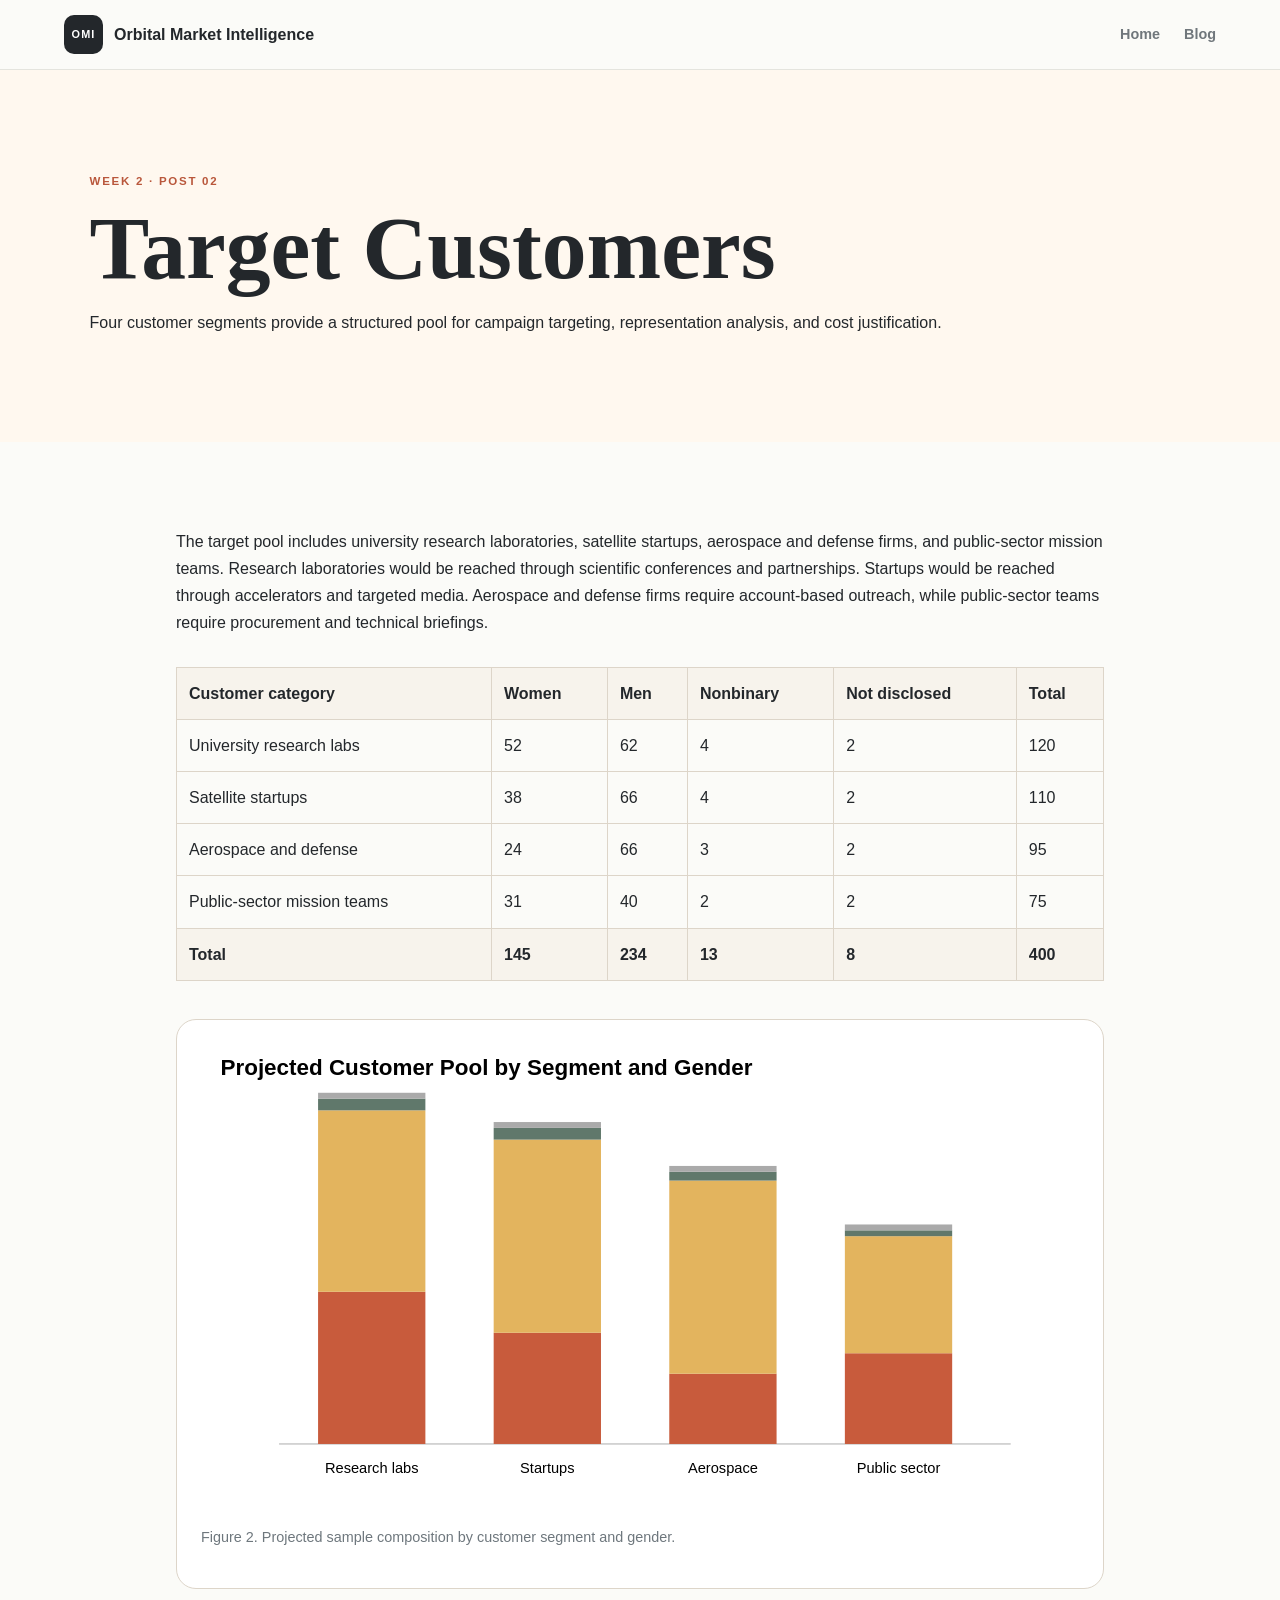
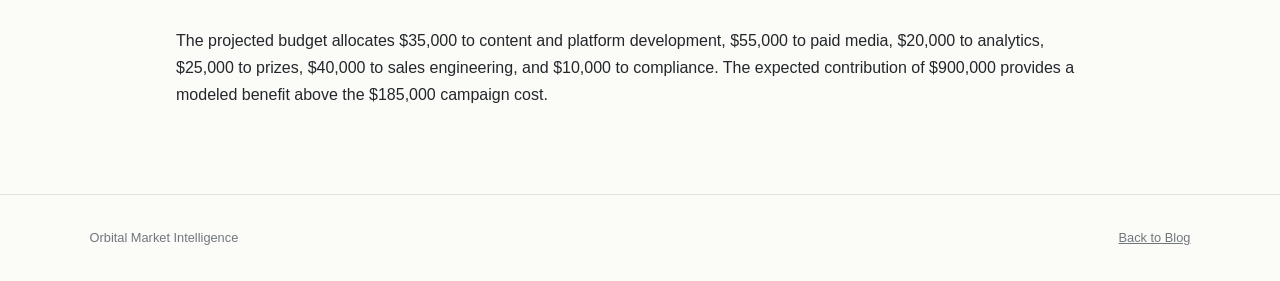
<file: rklb-market-analysis/blog/week2-target-customers.html>
<!doctype html><html lang="en"><head><meta charset="utf-8"><meta name="viewport" content="width=device-width,initial-scale=1"><title>Target Customers | Orbital Market Intelligence</title><link rel="stylesheet" href="../home.css"><style>.article{max-width:980px;margin:auto;padding:70px 26px}.hero{padding:90px 7vw;background:#fff8ef}.hero h1{font:600 clamp(3rem,7vw,6rem)/1 Georgia,serif;margin:12px 0}.viz{margin:38px 0;padding:24px;border:1px solid #ddd5c9;border-radius:20px;background:#fff}table{width:100%;border-collapse:collapse;margin:30px 0}th,td{padding:12px;border:1px solid #ddd5c9;text-align:left}th{background:#f7f3ec}.note{color:#6e777d;font-size:.9rem}svg{width:100%;height:auto}</style></head><body><header class="site-header"><a class="brand" href="../index.html"><span class="brand-mark">OMI</span><span>Orbital Market Intelligence</span></a><nav><a href="../index.html">Home</a><a href="index.html">Blog</a></nav></header><section class="hero"><p class="eyebrow">WEEK 2 · POST 02</p><h1>Target Customers</h1><p>Four customer segments provide a structured pool for campaign targeting, representation analysis, and cost justification.</p></section><main class="article"><p>The target pool includes university research laboratories, satellite startups, aerospace and defense firms, and public-sector mission teams. Research laboratories would be reached through scientific conferences and partnerships. Startups would be reached through accelerators and targeted media. Aerospace and defense firms require account-based outreach, while public-sector teams require procurement and technical briefings.</p><table><thead><tr><th>Customer category</th><th>Women</th><th>Men</th><th>Nonbinary</th><th>Not disclosed</th><th>Total</th></tr></thead><tbody><tr><td>University research labs</td><td>52</td><td>62</td><td>4</td><td>2</td><td>120</td></tr><tr><td>Satellite startups</td><td>38</td><td>66</td><td>4</td><td>2</td><td>110</td></tr><tr><td>Aerospace and defense</td><td>24</td><td>66</td><td>3</td><td>2</td><td>95</td></tr><tr><td>Public-sector mission teams</td><td>31</td><td>40</td><td>2</td><td>2</td><td>75</td></tr><tr><th>Total</th><th>145</th><th>234</th><th>13</th><th>8</th><th>400</th></tr></tbody></table><div class="viz"><svg viewBox="0 0 900 470" role="img"><text x="20" y="32" font-size="23" font-weight="700">Projected Customer Pool by Segment and Gender</text><g transform="translate(80 60)"><line x1="0" y1="350" x2="750" y2="350" stroke="#aaa"/><g><rect x="40" y="194" width="110" height="156" fill="#c85b3c"/><rect x="40" y="8" width="110" height="186" fill="#e3b45e"/><rect x="40" y="-4" width="110" height="12" fill="#60786b"/><rect x="40" y="-10" width="110" height="6" fill="#aaa"/></g><g><rect x="220" y="236" width="110" height="114" fill="#c85b3c"/><rect x="220" y="38" width="110" height="198" fill="#e3b45e"/><rect x="220" y="26" width="110" height="12" fill="#60786b"/><rect x="220" y="20" width="110" height="6" fill="#aaa"/></g><g><rect x="400" y="278" width="110" height="72" fill="#c85b3c"/><rect x="400" y="80" width="110" height="198" fill="#e3b45e"/><rect x="400" y="71" width="110" height="9" fill="#60786b"/><rect x="400" y="65" width="110" height="6" fill="#aaa"/></g><g><rect x="580" y="257" width="110" height="93" fill="#c85b3c"/><rect x="580" y="137" width="110" height="120" fill="#e3b45e"/><rect x="580" y="131" width="110" height="6" fill="#60786b"/><rect x="580" y="125" width="110" height="6" fill="#aaa"/></g><g font-size="15" text-anchor="middle"><text x="95" y="380">Research labs</text><text x="275" y="380">Startups</text><text x="455" y="380">Aerospace</text><text x="635" y="380">Public sector</text></g></g></svg><p class="note">Figure 2. Projected sample composition by customer segment and gender.</p></div><p>The projected budget allocates $35,000 to content and platform development, $55,000 to paid media, $20,000 to analytics, $25,000 to prizes, $40,000 to sales engineering, and $10,000 to compliance. The expected contribution of $900,000 provides a modeled benefit above the $185,000 campaign cost.</p></main><footer><span>Orbital Market Intelligence</span><span><a href="index.html">Back to Blog</a></span></footer></body></html>
</file>
<file: rklb-market-analysis/home.css>
:root{--bg:#fbfbf8;--paper:#fff;--ink:#23272b;--muted:#70777c;--line:#e4e4de;--accent:#b9573b;--accent-dark:#823d2c;--soft:#f3f3ee;--shadow:0 12px 34px rgba(35,39,43,.07)}*{box-sizing:border-box}html{scroll-behavior:smooth}body{margin:0;background:var(--bg);color:var(--ink);font-family:Inter,Arial,sans-serif;line-height:1.7}a{color:inherit}.site-header{position:sticky;top:0;z-index:20;display:flex;justify-content:space-between;align-items:center;padding:15px 5vw;background:rgba(251,251,248,.94);backdrop-filter:blur(12px);border-bottom:1px solid var(--line)}.brand{display:flex;gap:11px;align-items:center;text-decoration:none;font-weight:750}.brand-mark{display:grid;place-items:center;width:39px;height:39px;border-radius:10px;background:var(--ink);color:#fff;font-size:.68rem;letter-spacing:.1em}nav{display:flex;gap:24px}nav a{text-decoration:none;color:var(--muted);font-size:.9rem;font-weight:650}nav a:hover{color:var(--ink)}.eyebrow,.post-number{color:var(--accent);letter-spacing:.15em;font-size:.72rem;font-weight:850}.simple-hero{max-width:1100px;margin:0 auto;padding:130px 34px 105px}.simple-hero h1{font-family:Georgia,"Times New Roman",serif;font-size:clamp(3.2rem,7vw,6.4rem);font-weight:500;line-height:1;letter-spacing:-.05em;max-width:850px;margin:16px 0 26px}.lede{font-size:1.16rem;color:var(--muted);max-width:700px}.button{display:inline-block;margin-top:28px;padding:13px 19px;border:1px solid var(--line);border-radius:999px;text-decoration:none;font-weight:750;font-size:.87rem}.button.primary{background:var(--ink);border-color:var(--ink);color:#fff}.latest-section,.simple-about,.blog-grid-section{max-width:1100px;margin:0 auto;padding:78px 34px}.latest-section{border-top:1px solid var(--line)}.section-heading{display:flex;justify-content:space-between;align-items:end;margin-bottom:28px}.section-heading h2,.simple-about h2{font-family:Georgia,"Times New Roman",serif;font-size:clamp(2.2rem,4vw,3.7rem);font-weight:500;margin:4px 0;letter-spacing:-.035em}.section-heading>a{color:var(--muted);text-decoration:none;font-weight:700}.simple-post-card{display:flex;justify-content:space-between;gap:40px;align-items:center;padding:32px 0;border-top:1px solid var(--line);border-bottom:1px solid var(--line);text-decoration:none}.simple-post-copy{max-width:770px}.simple-post-copy h3{font-family:Georgia,"Times New Roman",serif;font-size:2rem;font-weight:500;line-height:1.2;margin:9px 0 12px}.simple-post-copy p:not(.post-number){color:var(--muted);margin-bottom:0}.simple-post-arrow{white-space:nowrap;color:var(--accent-dark);font-weight:800}.simple-about{margin-bottom:80px;background:var(--soft);border-radius:22px}.simple-about p:last-child{max-width:720px;color:var(--muted);font-size:1.05rem}.blog-header{padding:105px 7vw 62px;border-bottom:1px solid var(--line);background:#f5f5f0}.blog-header h1{font-family:Georgia,"Times New Roman",serif;font-size:clamp(4rem,9vw,7.5rem);font-weight:500;line-height:.9;margin:10px 0;letter-spacing:-.055em}.blog-header>p:last-child{max-width:720px;color:var(--muted);font-size:1.1rem}.blog-card{display:grid;grid-template-columns:280px 1fr;border:1px solid var(--line);border-radius:22px;overflow:hidden;background:var(--paper);text-decoration:none;box-shadow:var(--shadow);transition:.2s}.blog-card:hover{transform:translateY(-4px)}.blog-card-visual{min-height:310px;padding:28px;display:flex;flex-direction:column;justify-content:flex-end;background:linear-gradient(145deg,#d47b5c,#93432e)}.blog-card-visual strong{font-size:4.6rem;line-height:1;color:#fff}.blog-card-visual small{color:#f8e7df}.blog-card-body{padding:38px}.blog-card-body h2{font-family:Georgia,"Times New Roman",serif;font-size:2rem;font-weight:500;line-height:1.18;margin:10px 0 16px}.blog-card-body>p:not(.post-number){color:var(--muted)}.card-meta{display:flex;gap:10px;margin:24px 0}.card-meta span{border:1px solid var(--line);border-radius:999px;padding:7px 11px;color:var(--muted);font-size:.72rem;background:#fafaf7}.read-link{color:var(--accent-dark);text-decoration:none;font-weight:800}.reader-bar{display:flex;justify-content:space-between;align-items:center;padding:13px 5vw;border-bottom:1px solid var(--line);background:#fff}.reader-bar a{text-decoration:none}.reader-frame{width:100%;height:calc(100vh - 69px);border:0;display:block;background:#080b10}footer{display:flex;justify-content:space-between;padding:32px 7vw;color:var(--muted);font-size:.8rem;border-top:1px solid var(--line)}@media(max-width:850px){nav{display:none}.simple-post-card{align-items:flex-start}.blog-card{grid-template-columns:1fr}.blog-card-visual{min-height:220px}.section-heading{align-items:start;gap:20px}}@media(max-width:520px){.simple-hero{padding:95px 22px 75px}.latest-section,.simple-about,.blog-grid-section{padding:65px 22px}.simple-post-card{display:block}.simple-post-arrow{display:inline-block;margin-top:20px}.section-heading{display:block}.section-heading>a{display:inline-block;margin-top:8px}.blog-header{padding:85px 22px 45px}.blog-card-body{padding:24px}footer{display:block}}
</file>
